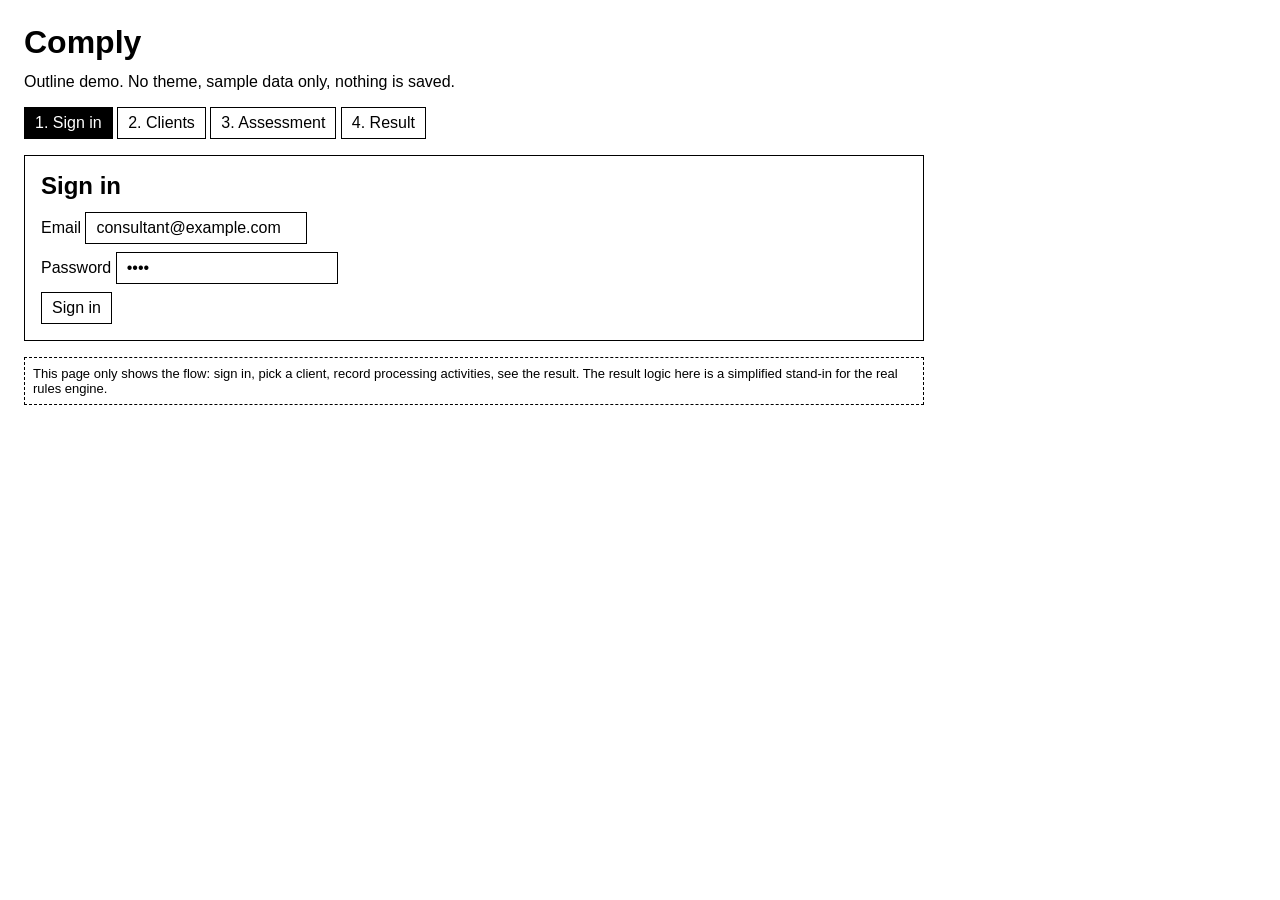
<file: demo/index.html>
<!doctype html>
<html lang="en">
<head>
<meta charset="utf-8">
<meta name="viewport" content="width=device-width, initial-scale=1">
<title>Comply: outline demo</title>
<style>
  body { background: #fff; color: #000; font-family: Arial, sans-serif; margin: 24px; max-width: 900px; }
  h1, h2 { margin: 0 0 12px; }
  nav { margin: 16px 0; }
  button, input, select { font: inherit; color: #000; background: #fff; border: 1px solid #000; padding: 6px 10px; }
  nav button.on { background: #000; color: #fff; }
  section { border: 1px solid #000; padding: 16px; }
  table { border-collapse: collapse; width: 100%; margin: 12px 0; }
  th, td { border: 1px solid #000; padding: 6px 8px; text-align: left; }
  label { display: block; margin: 8px 0; }
  .note { border: 1px dashed #000; padding: 8px; margin-top: 16px; font-size: 13px; }
</style>
</head>
<body>
<h1>Comply</h1>
<div>Outline demo. No theme, sample data only, nothing is saved.</div>

<nav id="nav"></nav>
<section id="view"></section>

<div class="note">
  This page only shows the flow: sign in, pick a client, record processing activities, see the result.
  The result logic here is a simplified stand-in for the real rules engine.
</div>

<script>
var state = {
  step: 0,
  user: null,
  client: null,
  clients: [
    { name: "Quellmark Finance Ltd", sector: "Digital lending (NBFC)", status: "In progress", activities: [
      { name: "Loan servicing and repayment", route: "Consent (Sec 6)", consent: "Captured" },
      { name: "Marketing and cross-sell", route: "Consent (Sec 6)", consent: "" },
      { name: "Fraud detection and device analytics", route: "None identified", consent: "" }
    ] },
    { name: "Halvorn Systems Pvt Ltd", sector: "Payroll and HR software", status: "In progress", activities: [
      { name: "Payroll processing for customers", route: "Out of scope", consent: "" },
      { name: "Salary benchmarking", route: "None identified", consent: "" },
      { name: "Own staff HR", route: "Legitimate use (Sec 7)", consent: "" }
    ] },
    { name: "Brannock Auto Components Pvt Ltd", sector: "Manufacturing and export", status: "Not started", activities: [
      { name: "Permanent staff HR and payroll", route: "Legitimate use (Sec 7)", consent: "" },
      { name: "Group reporting to parent", route: "None identified", consent: "" },
      { name: "Driver and fleet tracking", route: "Consent (Sec 6)", consent: "Not captured" }
    ] }
  ]
};
var steps = ["1. Sign in", "2. Clients", "3. Assessment", "4. Result"];
var routes = ["Consent (Sec 6)", "Legitimate use (Sec 7)", "Exemption only (Sec 17)", "Out of scope", "None identified"];

// Simplified stand-in for the rules engine.
function outcome(a) {
  if (a.route === "None identified") return "Gap: no legal basis";
  if (a.route === "Out of scope") return "Out of scope: record reason";
  if (a.route === "Consent (Sec 6)") {
    if (a.consent === "") return "Cannot conclude yet";
    if (a.consent === "Not captured") return "Gap: consent not captured";
  }
  return "No gap found";
}

function esc(s) { return String(s).replace(/[&<>"]/g, function (c) { return { "&": "&amp;", "<": "&lt;", ">": "&gt;", '"': "&quot;" }[c]; }); }
function go(n) { if (n > 0 && !state.user) n = 0; if (n > 1 && !state.client) n = 1; state.step = n; render(); }

function render() {
  document.getElementById("nav").innerHTML = steps.map(function (s, i) {
    return '<button class="' + (i === state.step ? "on" : "") + '" onclick="go(' + i + ')">' + s + "</button>";
  }).join(" ");
  var v = document.getElementById("view");

  if (state.step === 0) {
    v.innerHTML = '<h2>Sign in</h2>' +
      '<label>Email <input id="email" value="consultant@example.com"></label>' +
      '<label>Password <input id="pw" type="password" value="demo"></label>' +
      '<button onclick="signIn()">Sign in</button>';
  }

  if (state.step === 1) {
    v.innerHTML = '<h2>Clients</h2><div>Signed in as ' + esc(state.user) + '</div>' +
      '<table><tr><th>Client</th><th>Sector</th><th>Status</th><th></th></tr>' +
      state.clients.map(function (c, i) {
        return "<tr><td>" + esc(c.name) + "</td><td>" + esc(c.sector) + "</td><td>" + esc(c.status) +
          '</td><td><button onclick="openClient(' + i + ')">Open</button></td></tr>';
      }).join("") + "</table>";
  }

  if (state.step === 2) {
    v.innerHTML = '<h2>Assessment: ' + esc(state.client.name) + '</h2>' +
      '<table><tr><th>Processing activity</th><th>Legal route</th><th>Consent status</th><th>Result</th><th></th></tr>' +
      state.client.activities.map(function (a, i) {
        return "<tr><td>" + esc(a.name) + "</td><td>" + esc(a.route) + "</td><td>" + esc(a.consent || "-") +
          "</td><td>" + outcome(a) + '</td><td><button onclick="removeRow(' + i + ')">Remove</button></td></tr>';
      }).join("") + "</table>" +
      "<h2>Add activity</h2>" +
      '<label>Processing activity <input id="aName" placeholder="e.g. Fee collection"></label>' +
      '<label>Legal route <select id="aRoute">' + routes.map(function (r) { return "<option>" + r + "</option>"; }).join("") + "</select></label>" +
      '<label>Consent status <select id="aConsent"><option value="">(blank)</option><option>Captured</option><option>Not captured</option></select></label>' +
      '<button onclick="addRow()">Add</button> <button onclick="go(3)">See result</button>';
  }

  if (state.step === 3) {
    var counts = {};
    state.client.activities.forEach(function (a) { var o = outcome(a); counts[o] = (counts[o] || 0) + 1; });
    v.innerHTML = '<h2>Result: ' + esc(state.client.name) + '</h2>' +
      "<div>" + state.client.activities.length + " activities assessed</div>" +
      "<table><tr><th>Result</th><th>Count</th></tr>" +
      Object.keys(counts).map(function (k) { return "<tr><td>" + k + "</td><td>" + counts[k] + "</td></tr>"; }).join("") +
      "</table>" +
      '<button onclick="go(2)">Back to assessment</button> <button onclick="alert(\'The real app exports an Excel workbook here.\')">Export to Excel</button>';
  }
}

function signIn() {
  var e = document.getElementById("email").value.trim();
  if (!e || !document.getElementById("pw").value) { alert("Enter email and password"); return; }
  state.user = e; go(1);
}
function openClient(i) { state.client = state.clients[i]; go(2); }
function addRow() {
  var n = document.getElementById("aName").value.trim();
  if (!n) { alert("Enter the activity name"); return; }
  state.client.activities.push({ name: n, route: document.getElementById("aRoute").value, consent: document.getElementById("aConsent").value });
  render();
}
function removeRow(i) { state.client.activities.splice(i, 1); render(); }

render();
</script>
</body>
</html>
</file>
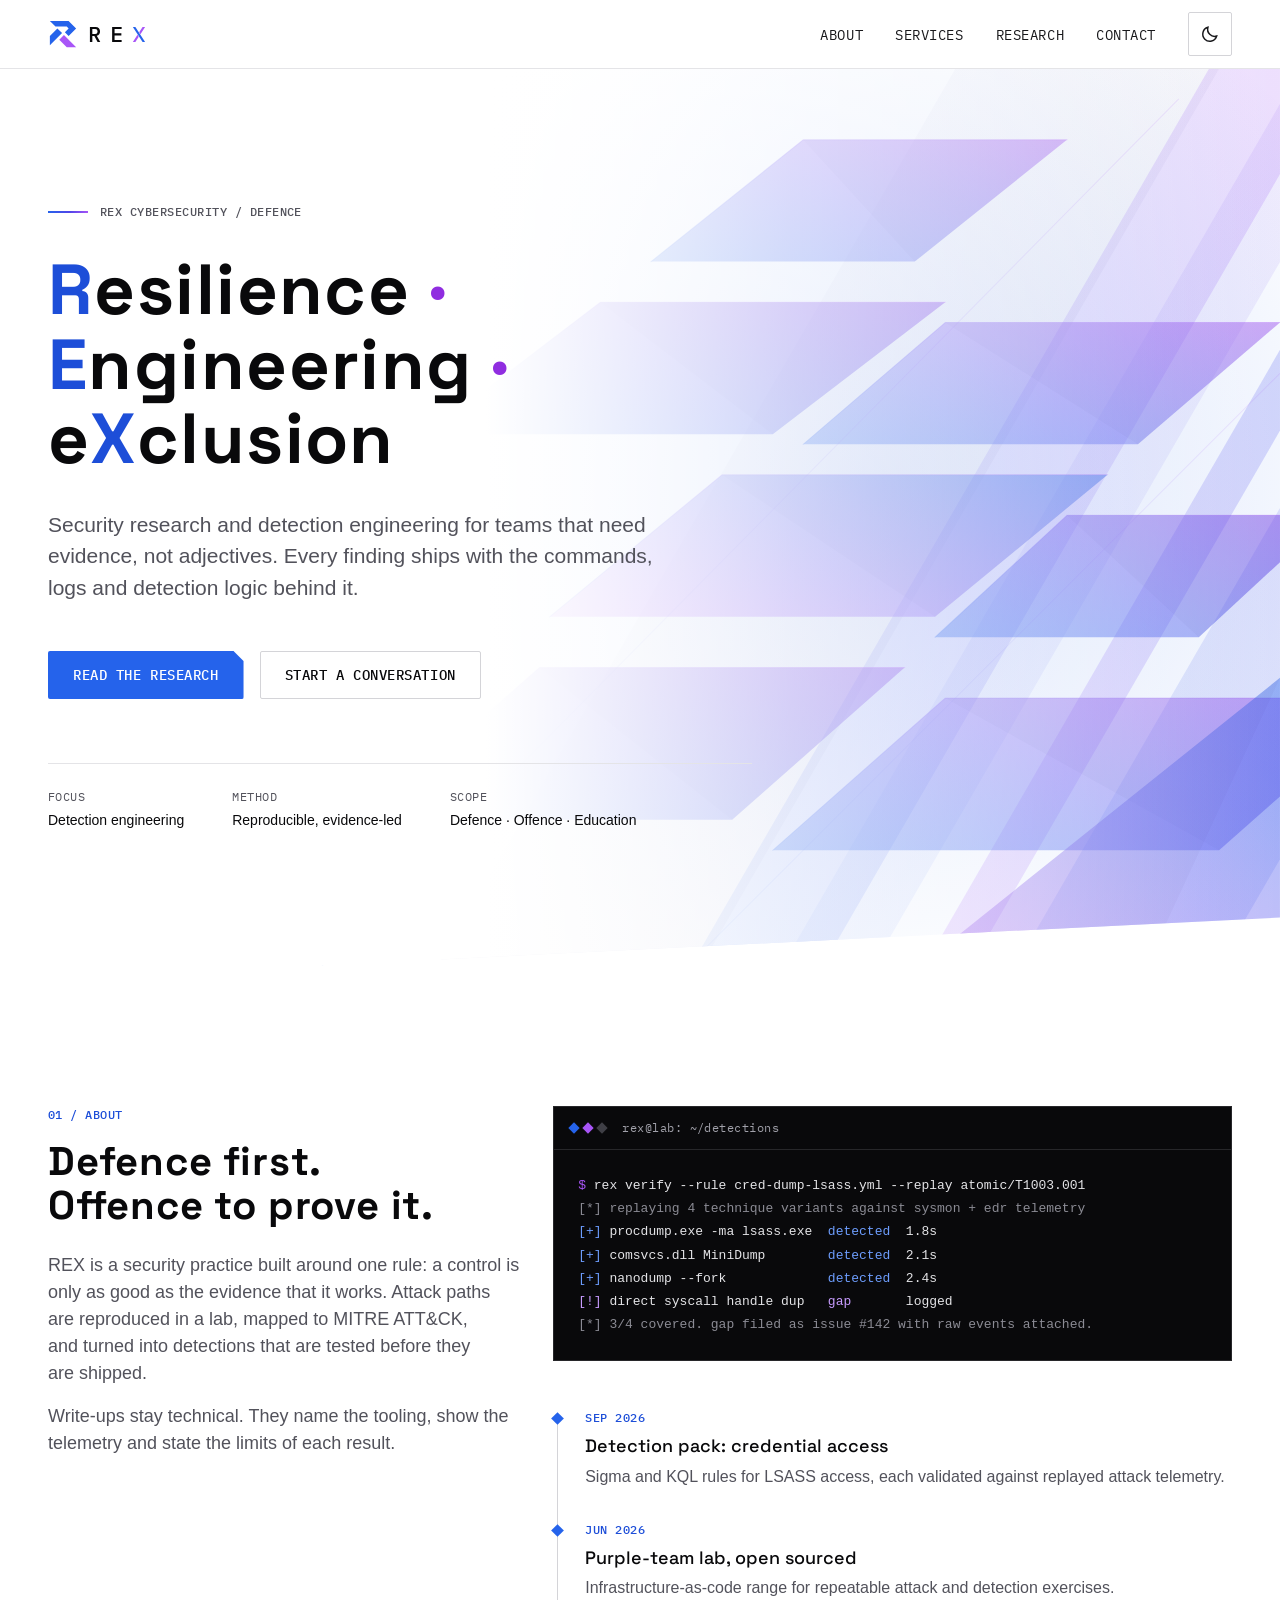
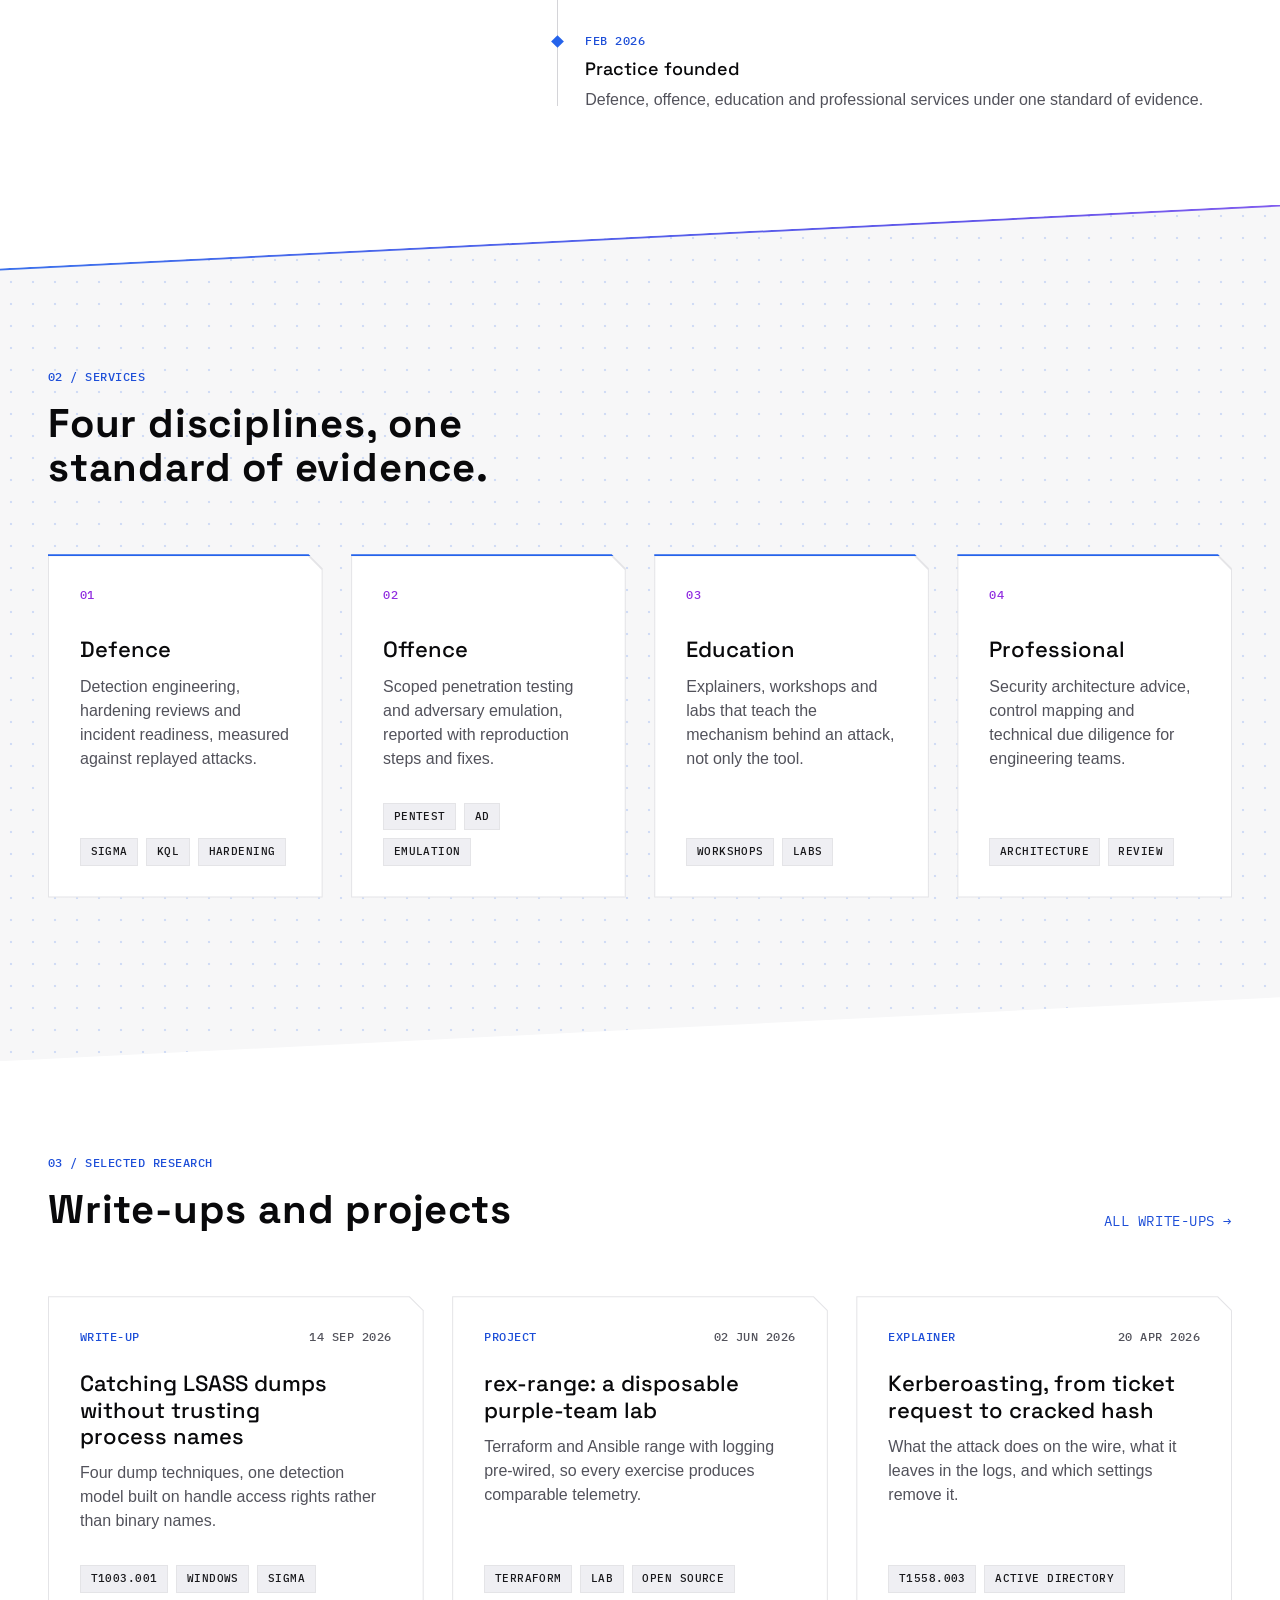
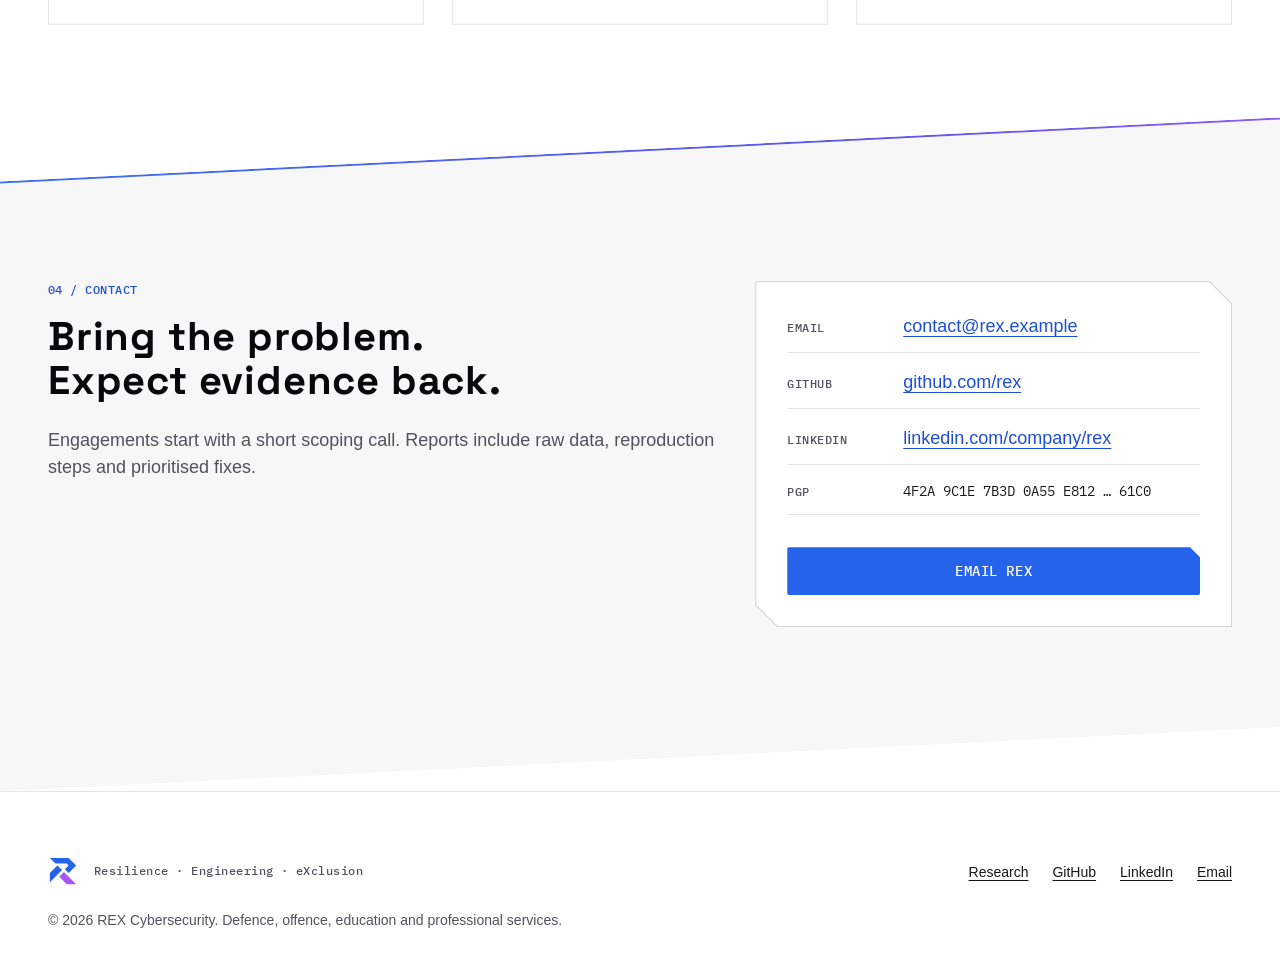
<file: .skills/rex-website/templates/portfolio/index.html>
<!doctype html>
<html lang="en-GB">
<head>
  <meta charset="utf-8">
  <meta name="viewport" content="width=device-width, initial-scale=1">
  <title>REX Cybersecurity | Resilience · Engineering · eXclusion</title>
  <meta name="description" content="REX Cybersecurity: defence-led security research, detection engineering, offensive testing and education. Every finding ships with the commands, logs and detection logic behind it.">
  <link rel="canonical" href="https://rex.example/">

  <!-- Theme: set before first paint to avoid a flash. Stored choice > OS preference > dark. -->
  <script>
    (function () {
      try {
        var t = localStorage.getItem("rex-theme");
        if (t === "light" || t === "dark") document.documentElement.setAttribute("data-theme", t);
      } catch (e) {}
    })();
  </script>
  <meta name="color-scheme" content="dark light">
  <meta name="theme-color" content="#09090B" media="(prefers-color-scheme: dark)">
  <meta name="theme-color" content="#FFFFFF" media="(prefers-color-scheme: light)">

  <!-- Icons and manifest (asset/A-cut-r-mono/icons) -->
  <link rel="icon" href="assets/icons/favicon.ico" sizes="48x48">
  <link rel="icon" href="assets/icons/favicon.svg" type="image/svg+xml">
  <link rel="apple-touch-icon" href="assets/icons/apple-touch-icon.png">
  <link rel="manifest" href="site.webmanifest">

  <!-- Open Graph / social card (1200x630, rendered by scripts/render_og.py) -->
  <meta property="og:type" content="website">
  <meta property="og:site_name" content="REX Cybersecurity">
  <meta property="og:title" content="REX Cybersecurity | Resilience · Engineering · eXclusion">
  <meta property="og:description" content="Defence-led security research, detection engineering and education.">
  <meta property="og:url" content="https://rex.example/">
  <meta property="og:image" content="https://rex.example/assets/og/og-image.png">
  <meta property="og:image:width" content="1200">
  <meta property="og:image:height" content="630">
  <meta property="og:image:alt" content="REX Cybersecurity logo on obsidian with blue and violet diagonal cuts.">
  <meta name="twitter:card" content="summary_large_image">

  <!-- Fonts: two families, limited weights, display=swap. Arial is a system font. -->
  <link rel="preconnect" href="https://fonts.googleapis.com">
  <link rel="preconnect" href="https://fonts.gstatic.com" crossorigin>
  <link rel="stylesheet" href="https://fonts.googleapis.com/css2?family=IBM+Plex+Mono:wght@400;500&family=Space+Grotesk:wght@500;700&display=swap">

  <link rel="stylesheet" href="tokens.css">
  <link rel="stylesheet" href="styles.css">
  <script src="theme.js" defer></script>

  <script type="application/ld+json">
  {
    "@context": "https://schema.org",
    "@type": "Organization",
    "name": "REX Cybersecurity",
    "url": "https://rex.example/",
    "logo": "https://rex.example/assets/icons/icon-512.png",
    "description": "Defence-led security research, detection engineering, offensive testing and education."
  }
  </script>
</head>
<body>
  <a class="skip-link" href="#main">Skip to content</a>

  <header class="site-header">
    <div class="container site-header__inner">
      <a class="lockup" href="#top" aria-label="REX Cybersecurity, home">
        <svg class="lockup__icon" viewBox="2 2 96 96" aria-hidden="true" focusable="false"><path fill="#2563EB" d="M8 8L68 8L92 32L68 56L56 44L68 32L62 26L26 26ZM8 56L32 32L47 47L8 86Z"/><path fill="#A855F7" d="M38 68L53 53L92 92L62 92Z"/></svg>
        <svg class="lockup__wordmark" viewBox="6.034 -6 375.606 112" aria-hidden="true" focusable="false"><path fill="#2563EB" d="M294.99 0L311.59 0L375.64 100L359.04 100Z"/><path fill="#A855F7" d="M359.04 0L375.64 0L345.115 47.658L336.815 34.699ZM325.515 52.342L333.815 65.301L311.59 100L294.99 100Z"/><path fill="currentColor" d="M27.937 100L12.034 100L12.034 0L49.427 0Q63.754 0 71.275 8.023Q78.797 16.046 78.797 30.086Q78.797 41.547 73.209 48.997Q67.622 56.447 57.163 58.166L80.229 100L62.464 100L41.261 59.599L27.937 59.599ZM158.453 100L158.453 0L221.06 0L221.06 13.467L174.499 13.467L174.499 42.55L219.341 42.55L219.341 56.017L174.499 56.017L174.499 86.533L221.06 86.533L221.06 100ZM47.135 46.705Q62.034 46.705 62.034 33.095L62.034 26.934Q62.034 13.324 47.135 13.324L27.937 13.324L27.937 46.705Z"/></svg>
      </a>

      <nav class="site-nav" aria-label="Primary">
        <ul>
          <li><a href="#about">About</a></li>
          <li><a href="#services">Services</a></li>
          <li><a href="#research">Research</a></li>
          <li><a href="#contact">Contact</a></li>
        </ul>
      </nav>

      <button class="theme-toggle" type="button" aria-label="Switch to light theme" data-theme-toggle>
        <svg class="theme-toggle__icon theme-toggle__icon--sun" viewBox="0 0 24 24" aria-hidden="true" focusable="false"><circle cx="12" cy="12" r="4.5" fill="none" stroke="currentColor" stroke-width="1.8"/><path d="M12 1.5v3M12 19.5v3M1.5 12h3M19.5 12h3M4.6 4.6l2.1 2.1M17.3 17.3l2.1 2.1M4.6 19.4l2.1-2.1M17.3 6.7l2.1-2.1" stroke="currentColor" stroke-width="1.8" stroke-linecap="square"/></svg>
        <svg class="theme-toggle__icon theme-toggle__icon--moon" viewBox="0 0 24 24" aria-hidden="true" focusable="false"><path d="M20 14.5A8.5 8.5 0 0 1 9.5 4a8.5 8.5 0 1 0 10.5 10.5z" fill="none" stroke="currentColor" stroke-width="1.8" stroke-linejoin="miter"/></svg>
      </button>
    </div>
  </header>

  <main id="main">
    <!-- HERO: motif = diagonal cuts + slanted blocks (combination 02). One motif only. -->
    <section class="hero" id="top" aria-labelledby="hero-title">
      <div class="container grid-12 hero__inner">
        <div class="hero__copy">
          <p class="eyebrow"><span class="eyebrow__rule" aria-hidden="true"></span>REX Cybersecurity / Defence</p>
          <h1 class="hero__title" id="hero-title">
            <span class="acr"><b>R</b>esilience<span class="acr__sep" aria-hidden="true"> ·</span></span>
            <span class="acr"><b>E</b>ngineering<span class="acr__sep" aria-hidden="true"> ·</span></span>
            <span class="acr">e<b>X</b>clusion</span>
          </h1>
          <p class="hero__lead">Security research and detection engineering for teams that need evidence, not adjectives. Every finding ships with the commands, logs and detection logic behind it.</p>
          <div class="hero__actions">
            <a class="btn btn--primary" href="#research">Read the research</a>
            <a class="btn btn--ghost" href="#contact">Start a conversation</a>
          </div>
          <dl class="hero__meta">
            <div><dt>Focus</dt><dd>Detection engineering</dd></div>
            <div><dt>Method</dt><dd>Reproducible, evidence-led</dd></div>
            <div><dt>Scope</dt><dd>Defence · Offence · Education</dd></div>
          </dl>
        </div>
      </div>
    </section>

    <!-- ABOUT -->
    <section class="section" id="about" aria-labelledby="about-title">
      <div class="container grid-12">
        <div class="col-5">
          <p class="label">01 / About</p>
          <h2 id="about-title">Defence first. Offence to prove it.</h2>
          <p class="muted">REX is a security practice built around one rule: a control is only as good as the evidence that it works. Attack paths are reproduced in a lab, mapped to MITRE ATT&amp;CK, and turned into detections that are tested before they are shipped.</p>
          <p class="muted">Write-ups stay technical. They name the tooling, show the telemetry and state the limits of each result.</p>
        </div>

        <div class="col-7 stack">
          <figure class="terminal" aria-label="Example terminal session">
            <div class="terminal__bar">
              <span class="terminal__dots" aria-hidden="true"><i></i><i></i><i></i></span>
              <span class="terminal__title">rex@lab: ~/detections</span>
            </div>
<pre class="terminal__body" tabindex="0" aria-label="Terminal output, scrollable"><code><span class="t-prompt">$</span> rex verify --rule cred-dump-lsass.yml --replay atomic/T1003.001
<span class="t-dim">[*] replaying 4 technique variants against sysmon + edr telemetry</span>
<span class="t-ok">[+]</span> procdump.exe -ma lsass.exe  <span class="t-ok">detected  </span>1.8s
<span class="t-ok">[+]</span> comsvcs.dll MiniDump        <span class="t-ok">detected  </span>2.1s
<span class="t-ok">[+]</span> nanodump --fork             <span class="t-ok">detected  </span>2.4s
<span class="t-warn">[!]</span> direct syscall handle dup   <span class="t-warn">gap       </span>logged
<span class="t-dim">[*] 3/4 covered. gap filed as issue #142 with raw events attached.</span></code></pre>
          </figure>

          <ol class="timeline" aria-label="Recent milestones">
            <li class="timeline__item">
              <time class="timeline__date" datetime="2026-09">Sep 2026</time>
              <h3 class="timeline__title">Detection pack: credential access</h3>
              <p class="muted">Sigma and KQL rules for LSASS access, each validated against replayed attack telemetry.</p>
            </li>
            <li class="timeline__item">
              <time class="timeline__date" datetime="2026-06">Jun 2026</time>
              <h3 class="timeline__title">Purple-team lab, open sourced</h3>
              <p class="muted">Infrastructure-as-code range for repeatable attack and detection exercises.</p>
            </li>
            <li class="timeline__item">
              <time class="timeline__date" datetime="2026-02">Feb 2026</time>
              <h3 class="timeline__title">Practice founded</h3>
              <p class="muted">Defence, offence, education and professional services under one standard of evidence.</p>
            </li>
          </ol>
        </div>
      </div>
    </section>

    <!-- SERVICES: diagonal-cut section, motif = dotted pattern (frequent). -->
    <section class="section section--cut section--dots" id="services" aria-labelledby="services-title">
      <div class="container">
        <div class="section-head">
          <p class="label">02 / Services</p>
          <h2 id="services-title">Four disciplines, one standard of evidence.</h2>
        </div>
        <ul class="grid-12 cards" role="list">
          <li class="col-3 card card--service">
            <p class="card__index">01</p>
            <h3 class="card__title">Defence</h3>
            <p class="muted">Detection engineering, hardening reviews and incident readiness, measured against replayed attacks.</p>
            <ul class="chips" role="list"><li class="chip">Sigma</li><li class="chip">KQL</li><li class="chip">Hardening</li></ul>
          </li>
          <li class="col-3 card card--service">
            <p class="card__index">02</p>
            <h3 class="card__title">Offence</h3>
            <p class="muted">Scoped penetration testing and adversary emulation, reported with reproduction steps and fixes.</p>
            <ul class="chips" role="list"><li class="chip">Pentest</li><li class="chip">AD</li><li class="chip">Emulation</li></ul>
          </li>
          <li class="col-3 card card--service">
            <p class="card__index">03</p>
            <h3 class="card__title">Education</h3>
            <p class="muted">Explainers, workshops and labs that teach the mechanism behind an attack, not only the tool.</p>
            <ul class="chips" role="list"><li class="chip">Workshops</li><li class="chip">Labs</li></ul>
          </li>
          <li class="col-3 card card--service">
            <p class="card__index">04</p>
            <h3 class="card__title">Professional</h3>
            <p class="muted">Security architecture advice, control mapping and technical due diligence for engineering teams.</p>
            <ul class="chips" role="list"><li class="chip">Architecture</li><li class="chip">Review</li></ul>
          </li>
        </ul>
      </div>
    </section>

    <!-- RESEARCH -->
    <section class="section" id="research" aria-labelledby="research-title">
      <div class="container">
        <div class="section-head section-head--split">
          <div>
            <p class="label">03 / Selected research</p>
            <h2 id="research-title">Write-ups and projects</h2>
          </div>
          <a class="link-arrow" href="#research">All write-ups <span aria-hidden="true">&rarr;</span></a>
        </div>

        <ul class="grid-12 cards" role="list">
          <li class="col-4 card card--post">
            <p class="card__meta"><span>Write-up</span><time datetime="2026-09-14">14 Sep 2026</time></p>
            <h3 class="card__title"><a class="card__link" href="#research">Catching LSASS dumps without trusting process names</a></h3>
            <p class="muted">Four dump techniques, one detection model built on handle access rights rather than binary names.</p>
            <ul class="chips" role="list"><li class="chip">T1003.001</li><li class="chip">Windows</li><li class="chip">Sigma</li></ul>
          </li>
          <li class="col-4 card card--post">
            <p class="card__meta"><span>Project</span><time datetime="2026-06-02">02 Jun 2026</time></p>
            <h3 class="card__title"><a class="card__link" href="#research">rex-range: a disposable purple-team lab</a></h3>
            <p class="muted">Terraform and Ansible range with logging pre-wired, so every exercise produces comparable telemetry.</p>
            <ul class="chips" role="list"><li class="chip">Terraform</li><li class="chip">Lab</li><li class="chip">Open source</li></ul>
          </li>
          <li class="col-4 card card--post">
            <p class="card__meta"><span>Explainer</span><time datetime="2026-04-20">20 Apr 2026</time></p>
            <h3 class="card__title"><a class="card__link" href="#research">Kerberoasting, from ticket request to cracked hash</a></h3>
            <p class="muted">What the attack does on the wire, what it leaves in the logs, and which settings remove it.</p>
            <ul class="chips" role="list"><li class="chip">T1558.003</li><li class="chip">Active Directory</li></ul>
          </li>
        </ul>
      </div>
    </section>

    <!-- CONTACT: diagonal-cut section, angled frame panel. -->
    <section class="section section--cut section--contact" id="contact" aria-labelledby="contact-title">
      <div class="container grid-12">
        <div class="col-7">
          <p class="label">04 / Contact</p>
          <h2 id="contact-title">Bring the problem. Expect evidence back.</h2>
          <p class="muted">Engagements start with a short scoping call. Reports include raw data, reproduction steps and prioritised fixes.</p>
        </div>
        <div class="col-5 frame">
          <dl class="contact-list">
            <div><dt>Email</dt><dd><a href="mailto:contact@rex.example">contact@rex.example</a></dd></div>
            <div><dt>GitHub</dt><dd><a href="https://github.com/">github.com/rex</a></dd></div>
            <div><dt>LinkedIn</dt><dd><a href="https://www.linkedin.com/">linkedin.com/company/rex</a></dd></div>
            <div><dt>PGP</dt><dd class="mono-wrap">4F2A 9C1E 7B3D 0A55 E812 &hellip; 61C0</dd></div>
          </dl>
          <a class="btn btn--primary btn--block" href="mailto:contact@rex.example">Email REX</a>
        </div>
      </div>
    </section>
  </main>

  <footer class="site-footer">
    <div class="container site-footer__inner">
      <div class="site-footer__brand">
        <svg class="lockup__icon" viewBox="2 2 96 96" aria-hidden="true" focusable="false"><path fill="#2563EB" d="M8 8L68 8L92 32L68 56L56 44L68 32L62 26L26 26ZM8 56L32 32L47 47L8 86Z"/><path fill="#A855F7" d="M38 68L53 53L92 92L62 92Z"/></svg>
        <p class="label label--plain acr-line">Resilience · Engineering · eXclusion</p>
      </div>
      <nav aria-label="Footer">
        <ul class="site-footer__links">
          <li><a href="#research">Research</a></li>
          <li><a href="https://github.com/">GitHub</a></li>
          <li><a href="https://www.linkedin.com/">LinkedIn</a></li>
          <li><a href="mailto:contact@rex.example">Email</a></li>
        </ul>
      </nav>
      <p class="site-footer__legal">&copy; 2026 REX Cybersecurity. Defence, offence, education and professional services.</p>
    </div>
  </footer>
</body>
</html>
</file>
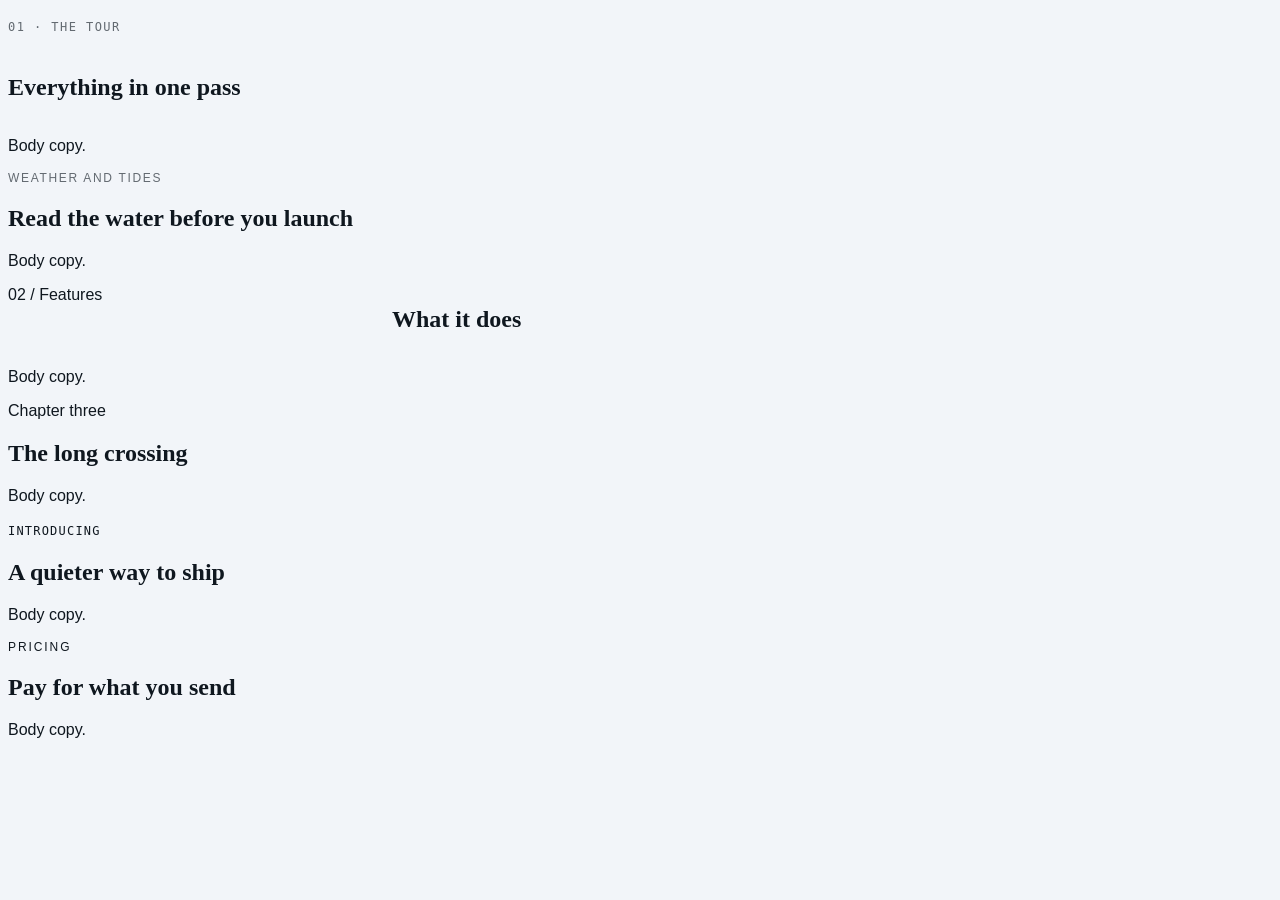
<file: .skills/hallmark/scripts/fixtures/eyebrow-fail/index.html>
<!doctype html>
<!--
  Gate 54 fixture: MUST FAIL, six times.

  Every case here was invisible to the pre-1.3 detector, which keyed on
  `grid-template-columns` in the CSS and so only ever saw one geometry.
  Assertion (run from this directory):

    node ../../sloplint.mjs . --json | node -e "let s='';process.stdin.on('data',d=>s+=d).on('end',()=>console.log(JSON.parse(s).findings.filter(f=>f.gate==='54'&&f.grade==='FAIL').length))"
    # expected: 6

  Scoped to gate 54 on purpose: this file is deliberately slop in other ways too.
-->
<html lang="en">
<head>
<meta charset="utf-8">
<meta name="viewport" content="width=device-width, initial-scale=1">
<title>Gate 54 eyebrow fixture (must fail)</title>
<style>
/* Hallmark · macrostructure: fixture · tone: n/a · anchor hue: 250 · hero: Settled/H1 */
/* Hallmark · pre-emit critique: P3 H3 E3 S3 R3 V3 · weakest: all - this is a fixture */
:root {
  --color-paper: oklch(97% 0.006 250); --color-ink: oklch(20% 0.02 250);
  --color-muted: oklch(52% 0.015 250);
  --font-display: "Fraunces", serif; --font-body: "Public Sans", sans-serif;
  --font-label: "Geist Mono", monospace;
  --text-xs: 0.75rem; --tracking-label: 0.12em;
}
html, body { overflow-x: clip; }
body { background: var(--color-paper); color: var(--color-ink); font-family: var(--font-body); }
h1, h2, h3 { font-family: var(--font-display); }

/* 1: flex column. No grid anywhere; the old check could not see this. */
.a__head { display: flex; flex-direction: column; gap: 0.5rem; }
.a__eyebrow { font-family: var(--font-label); text-transform: uppercase;
  letter-spacing: var(--tracking-label); font-size: var(--text-xs); color: var(--color-muted); }

/* 2: plain block stack, and a class name outside the label vocabulary.
       Caught by resolved CSS alone: uppercase + tracking + small size. */
.b__strand { text-transform: uppercase; letter-spacing: 0.14em; font-size: 0.75rem;
  color: var(--color-muted); }

/* 3: the classic side-by-side grid. Regression guard for the old behaviour. */
.c__head { display: grid; grid-template-columns: minmax(0, 0.4fr) minmax(0, 1fr); gap: 2rem; }

/* 4: multi-column head declared ONLY inside a max-width block. The old check
       skipped every max-width rule, so this shape was a free pass. */
@media (max-width: 48rem) {
  .d__head { display: grid; grid-template-columns: 1fr 2fr; }
}

/* 5: class-less heading. The old check required a semantic match on the head
       wrapper's own classes to even look. */
.e__mark { font-family: var(--font-label); text-transform: uppercase;
  letter-spacing: 0.1em; font-size: 0.75rem; }

/* 6: "overline" was not in the old vocabulary at all. */
.overline { font-size: 0.75rem; letter-spacing: 0.16em; text-transform: uppercase; }
</style>
</head>
<body>

<!-- 1 · flex column stack -->
<section>
  <div class="a__head">
    <p class="a__eyebrow">01 · The tour</p>
    <h2>Everything in one pass</h2>
  </div>
  <p>Body copy.</p>
</section>

<!-- 2 · plain block stack, non-vocabulary class, CSS signals only -->
<section>
  <div>
    <p class="b__strand">Weather and tides</p>
    <h2>Read the water before you launch</h2>
  </div>
  <p>Body copy.</p>
</section>

<!-- 3 · side-by-side grid (the only shape the old gate caught) -->
<section>
  <div class="c__head">
    <span class="eyebrow">02 / Features</span>
    <h2>What it does</h2>
  </div>
  <p>Body copy.</p>
</section>

<!-- 4 · two-column head hidden inside a max-width query -->
<section>
  <div class="d__head">
    <span class="kicker">Chapter three</span>
    <h2>The long crossing</h2>
  </div>
  <p>Body copy.</p>
</section>

<!-- 5 · class-less heading under a labelled span -->
<section>
  <div>
    <span class="e__mark">Introducing</span>
    <h2>A quieter way to ship</h2>
  </div>
  <p>Body copy.</p>
</section>

<!-- 6 · the word the old vocabulary never knew -->
<section>
  <div>
    <p class="overline">Pricing</p>
    <h2>Pay for what you send</h2>
  </div>
  <p>Body copy.</p>
</section>

</body>
</html>
</file>
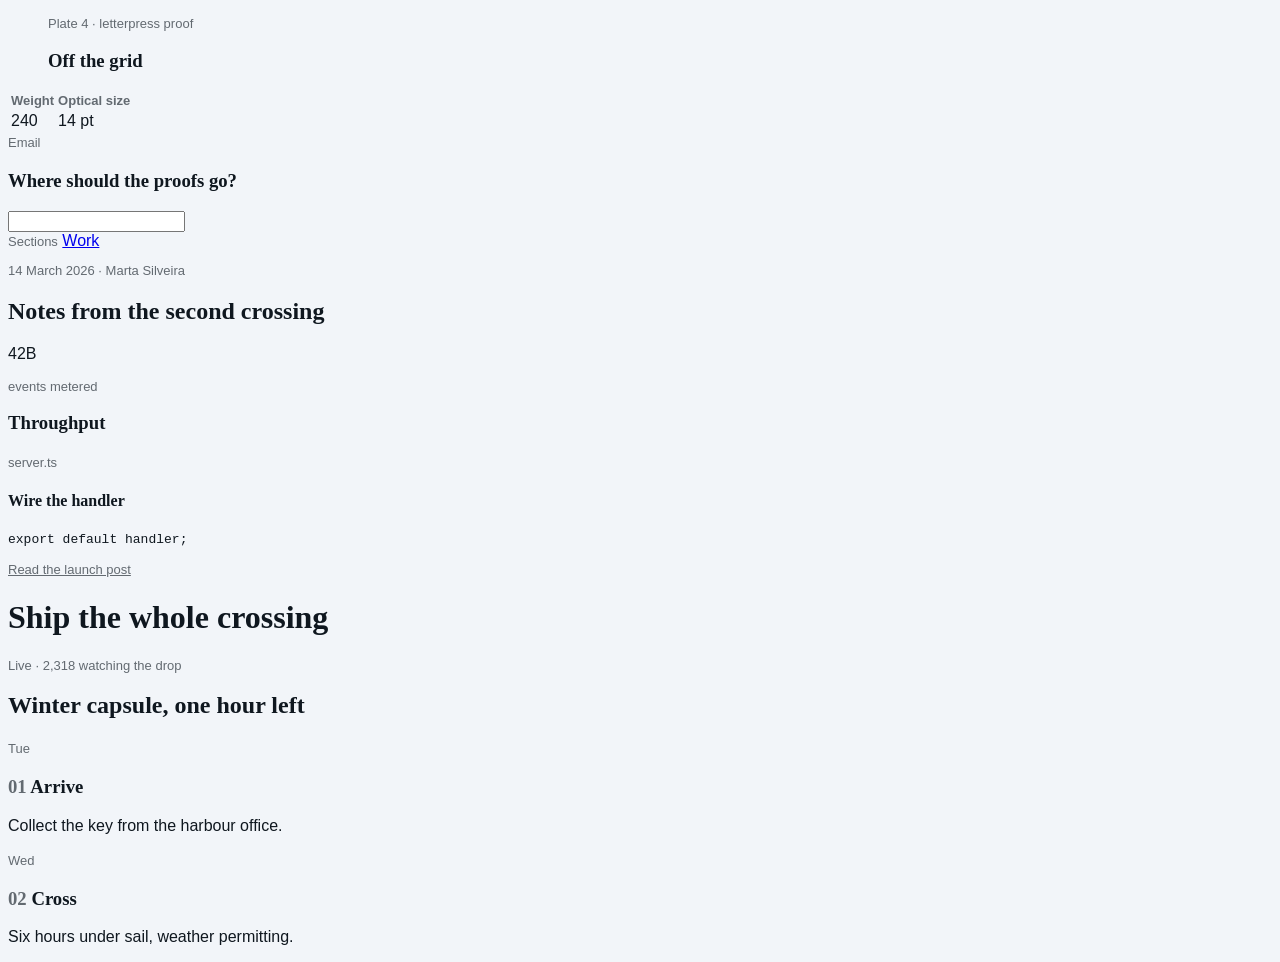
<file: .skills/hallmark/scripts/fixtures/eyebrow-pass/index.html>
<!doctype html>
<!--
  Gate 54 fixture: MUST NOT FAIL.

  Ten shapes that look like an eyebrow to a naive detector and are not one.
  Each carries a fact, a destination, or an identifier the reader would
  otherwise lack: the exceptions gate 54 lists in references/gates.md.

  Assertion (run from this directory):

    node ../../sloplint.mjs . --json | node -e "let s='';process.stdin.on('data',d=>s+=d).on('end',()=>console.log(JSON.parse(s).findings.filter(f=>f.gate==='54').length))"
    # expected: 0

  Scoped to gate 54: this file makes no claim to be clean on the other gates.
-->
<html lang="en">
<head>
<meta charset="utf-8">
<meta name="viewport" content="width=device-width, initial-scale=1">
<title>Gate 54 carve-out fixture (must pass)</title>
<meta name="description" content="Fragments that sit near a heading without announcing it; gate 54 must stay quiet on every one.">
<style>
/* Hallmark · shape: fixture · genre: editorial · theme: fixture (by request)
 * hero: Settled · nav: none · footer: none · enrichment: none · signature: none, this is a gate 54 fixture
 * axes: light/roman-serif/cool · posture: restrained · contrast: pass · fold: n/a · v2.0.0 */
/* Hallmark · pre-emit critique: P3 H3 E3 S3 R3 V3 · weakest: all, this is a fixture */
/* Hallmark · answered F21 · unrelated fragments in one file, not a single document outline */
:root {
  --color-paper: oklch(97% 0.006 250); --color-ink: oklch(20% 0.02 250);
  --color-muted: oklch(52% 0.015 250); --color-accent: oklch(52% 0.14 250); --color-accent-ink: oklch(98% 0.005 250);
  --font-display: "Fraunces", serif; --font-body: "Public Sans", sans-serif;
  --font-label: var(--font-body);
  --text-xs: 0.8125rem;
}
html, body { overflow-x: clip; }
html { scrollbar-color: var(--color-muted) var(--color-paper); }
body { background: var(--color-paper); color: var(--color-ink); font-family: var(--font-body); caret-color: var(--color-accent); }
::selection { background: color-mix(in oklab, var(--color-accent) 22%, transparent); color: var(--color-ink); }
:focus-visible { outline: 2px solid var(--color-accent); outline-offset: 2px; }
a:active, button:active { transform: translateY(1px); }
button:disabled { opacity: 0.55; cursor: not-allowed; }
h1, h2, h3, h4 { font-family: var(--font-display); text-wrap: balance; }
.label { font-family: var(--font-label); font-size: var(--text-xs); color: var(--color-muted); }
.steps { list-style: none; counter-reset: step; padding: 0; }
.steps li { counter-increment: step; }
.steps li h3::before { content: counter(step, decimal-leading-zero) "  "; color: var(--color-muted); }
</style>
</head>
<body>

<!-- 1 · figcaption. Identifier, and it names something that is present. -->
<figure>
  <figcaption class="label">Plate 4 · letterpress proof</figcaption>
  <h3>Off the grid</h3>
</figure>

<!-- 2 · table column header. Identifier. -->
<table>
  <thead><tr><th class="label">Weight</th><th class="label">Optical size</th></tr></thead>
  <tbody><tr><td>240</td><td>14 pt</td></tr></tbody>
</table>

<!-- 3 · form field label. Identifier, bound to its control. -->
<form>
  <div>
    <label class="label" for="email">Email</label>
    <h3>Where should the proofs go?</h3>
    <input id="email" type="email">
  </div>
</form>

<!-- 4 · nav label. Destination. -->
<nav>
  <div>
    <span class="label">Sections</span>
    <h2 hidden>Navigation</h2>
    <a href="/work">Work</a>
  </div>
</nav>

<!-- 5 · dateline. Fact: the date appears nowhere else. -->
<article>
  <p class="label"><time datetime="2026-03-14">14 March 2026</time> · Marta Silveira</p>
  <h2>Notes from the second crossing</h2>
</article>

<!-- 6 · unit label AFTER the figure it labels. Order is the discriminator. -->
<section>
  <div>
    <p class="stat__num">42B</p>
    <p class="label">events metered</p>
  </div>
  <h3>Throughput</h3>
</section>

<!-- 7 · code filename tab. Identifier: a real path. -->
<section>
  <div>
    <span class="label">server.ts</span>
    <h4>Wire the handler</h4>
  </div>
  <pre><code>export default handler;</code></pre>
</section>

<!-- 8 · linked announcement chip. Destination, and it goes somewhere real. -->
<header>
  <div>
    <a class="label" href="/changelog/v2">Read the launch post</a>
    <h1>Ship the whole crossing</h1>
  </div>
</header>

<!-- 9 · live telemetry above a headline. Fact, and the digits prove it. -->
<section>
  <div>
    <p class="label">Live · 2,318 watching the drop</p>
    <h1>Winter capsule, one hour left</h1>
  </div>
</section>

<!-- 10 · a real <ol>. The numbers come from counter(), not from typed labels;
         a genuine per-step identifier rides along without becoming a kicker. -->
<ol class="steps">
  <li>
    <span class="label">Tue</span>
    <h3>Arrive</h3>
    <p>Collect the key from the harbour office.</p>
  </li>
  <li>
    <span class="label">Wed</span>
    <h3>Cross</h3>
    <p>Six hours under sail, weather permitting.</p>
  </li>
</ol>

</body>
</html>
</file>
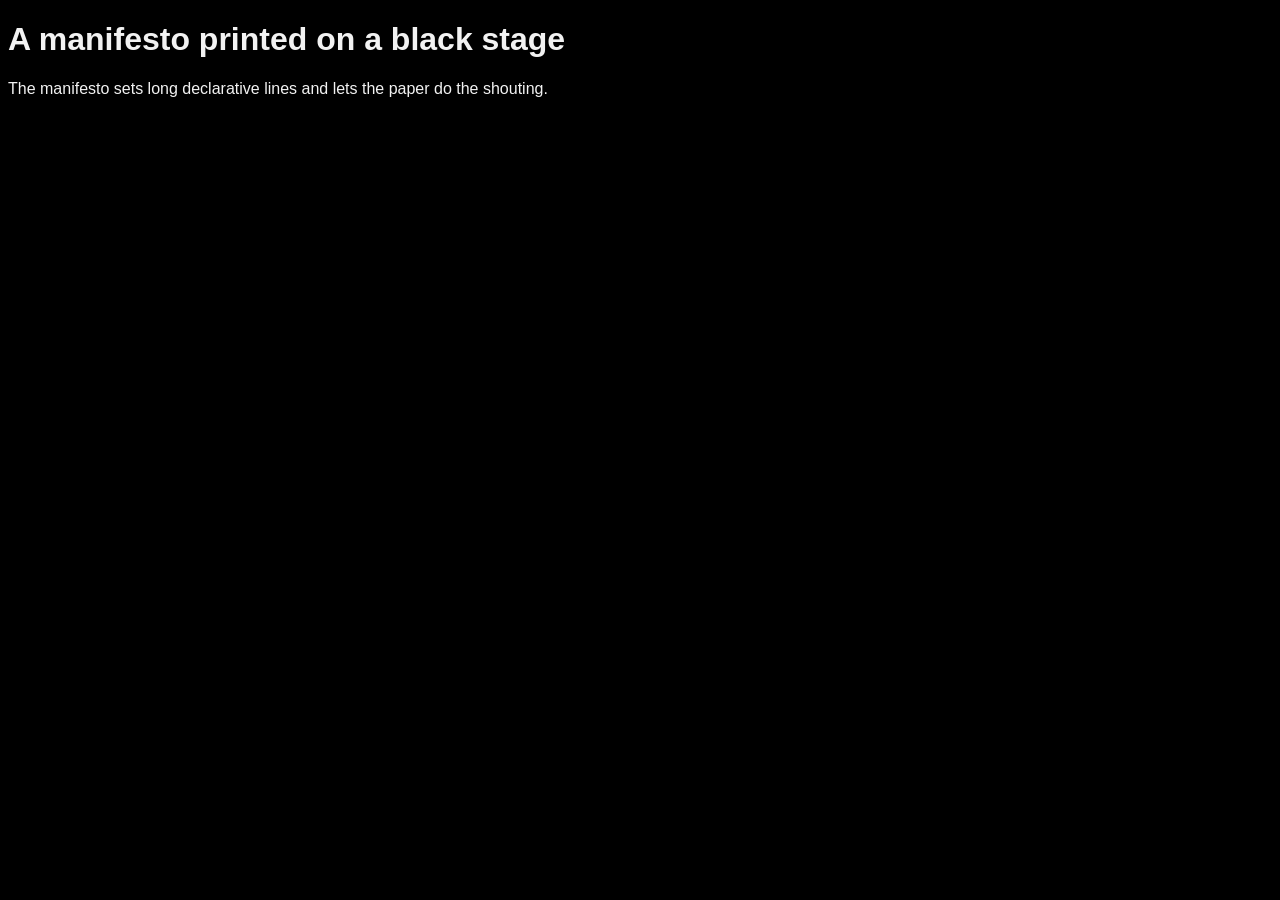
<file: .skills/hallmark/scripts/fixtures/waiver/index.html>
<!doctype html>
<!--
  Waiver fixture. Five waivers are claimed on a deliberately expressive page:
  four are honoured, one is refused because it names a Floor gate, and the build
  ships. There is no cap, so the page is not blocked for being expressive; what
  it gets instead is a NOTE saying four waivers is a house style, not exceptions.

  Assertion (run from this directory):

    node ../../sloplint.mjs . --json | node -e "let s='';process.stdin.on('data',d=>s+=d).on('end',()=>{const j=JSON.parse(s);console.log(JSON.stringify(j.summary))})"
    # expected: fails 0, reflex 0, waived 5, rejected 2, answered 1, notes 1
    # (waived counts findings, not gates: gate 1 fires on both the token and the
    #  h1 rule, and gate 7 on both the token and the body background)

  Case by case:
    waive 40  -> refused, Floor is never waivable, and gate 40 still binds
    waive 7b  -> honoured; the guard (surface: absolute in the stamp) holds
    waive 22  -> honoured
    waive 25  -> honoured (no finding to downgrade on this page)
    waive 1   -> honoured, and trips the >3 house-style NOTE
    answered F3  -> honoured; the Finish finding reports ANSWERED instead of WARN
    answered 40  -> refused; 40 is Floor, and Floor findings are fixed, not answered
-->
<html lang="en">
<head>
<meta charset="utf-8">
<meta name="viewport" content="width=device-width, initial-scale=1">
<title>Waiver fixture</title>
<style>
/* Hallmark · macrostructure: Manifesto · tone: austere · anchor hue: 250 · surface: absolute · nav: N9 · footer: Ft2 · hero: Poster/H1 */
/* Hallmark · pre-emit critique: P5 H4 E5 S4 R5 V4 · weakest: E - fixture, not a real build */
/* Hallmark · waive 40 · contrast measured on the stage · the manifesto is printed white on black */
/* Hallmark · waive 7b · surface: absolute declared, 40-41 pass · the manifesto stage is printed on black paper */
/* Hallmark · waive 22 · neutrals achromatic throughout · the manifesto rules are pure grey by intent */
/* Hallmark · waive 25 · measure runs to 96ch · the manifesto sets long declarative lines */
/* Hallmark · waive 1 · two families declared · the manifesto pairs a display serif with a grotesque */
/* Hallmark · answered F3 · the manifesto head is one word and cannot wrap, so balance has nothing to balance */
/* Hallmark · answered 40 · contrast is fine here honestly */
:root {
  --color-paper: #000;
  --color-ink: oklch(96% 0 250);
  --font-display: Inter, sans-serif;
  --font-body: "Public Sans", sans-serif;
}
html, body { overflow-x: clip; }
body { background: var(--color-paper); color: var(--color-ink); font-family: var(--font-body); }
h1 { font-family: var(--font-display); }
</style>
</head>
<body>
  <h1>A manifesto printed on a black stage</h1>
  <p>The manifesto sets long declarative lines and lets the paper do the shouting.</p>
</body>
</html>
</file>
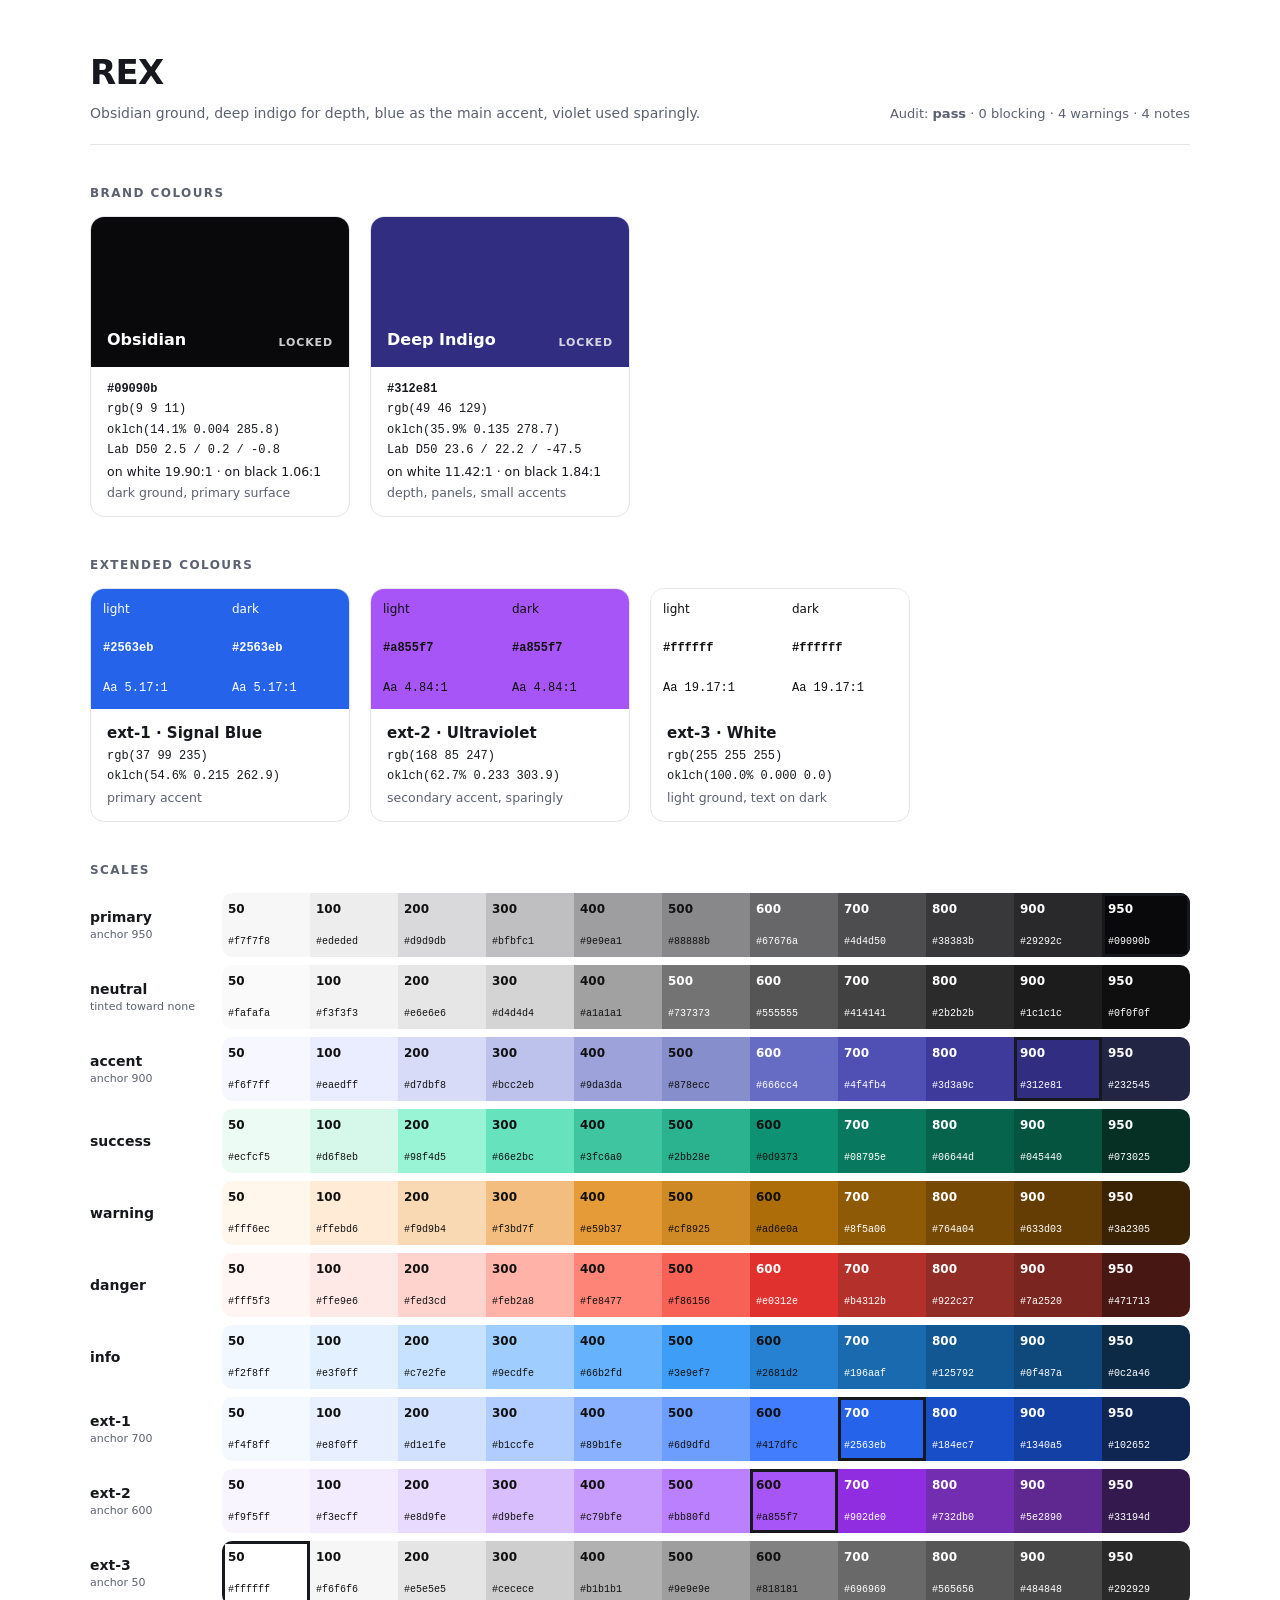
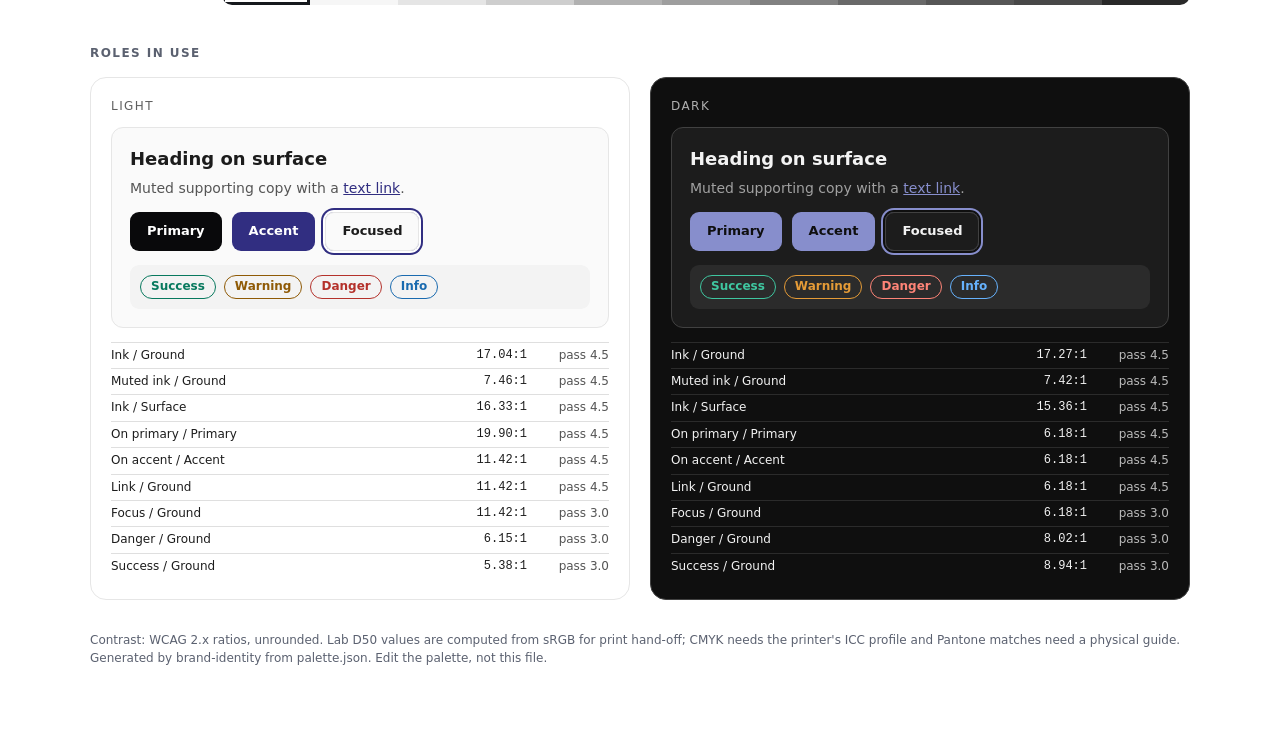
<file: .skills/rex-brand/tokens/swatches.html>
<!doctype html>
<html lang="en"><head><meta charset="utf-8"><meta name="viewport" content="width=device-width,initial-scale=1">
<title>REX swatches</title>
<style>
  :root { --ink:#16181d; --muted:#5b6170; --line:#e3e5ea; --paper:#ffffff; }
  * { box-sizing:border-box; }
  body { margin:0; background:var(--paper); color:var(--ink);
    font:14px/1.45 ui-sans-serif,system-ui,-apple-system,"Segoe UI",Roboto,"Helvetica Neue",Arial,sans-serif; }
  main { max-width:1180px; margin:0 auto; padding:48px 40px 64px; }
  header { display:flex; justify-content:space-between; align-items:flex-end; gap:24px;
    border-bottom:1px solid var(--line); padding-bottom:20px; margin-bottom:32px; }
  h1 { font-size:34px; letter-spacing:-0.02em; margin:0; }
  h2 { font-size:12px; letter-spacing:.12em; text-transform:uppercase; color:var(--muted); margin:40px 0 14px; }
  header p { margin:6px 0 0; color:var(--muted); max-width:640px; }
  .mono { font-family:ui-monospace,SFMono-Regular,Menlo,Consolas,monospace; font-size:12px; }
  .muted { color:var(--muted); }
  .audit { margin:0; font-size:13px; color:var(--muted); white-space:nowrap; }
  .brands { display:grid; grid-template-columns:repeat(auto-fill,minmax(240px,1fr)); gap:20px; }
  .brand { margin:0; border:1px solid var(--line); border-radius:14px; overflow:hidden; break-inside:avoid; }
  .brand .chip { height:150px; padding:16px; display:flex; justify-content:space-between; align-items:flex-end;
    font-weight:600; font-size:16px; }
  .brand em { font-style:normal; font-size:11px; letter-spacing:.08em; text-transform:uppercase; opacity:.8; }
  .ext-chip { display:grid; grid-template-columns:1fr 1fr; height:120px; }
  .ext-half { padding:12px; display:flex; flex-direction:column; justify-content:space-between; font-size:12px; }
  figcaption { display:flex; flex-direction:column; gap:3px; padding:14px 16px; font-size:12.5px; }
  figcaption b { font-size:15px; }
  .scale { display:grid; grid-template-columns:120px 1fr; gap:12px; align-items:stretch; margin-bottom:8px;
    break-inside:avoid; }
  .scale-name { font-weight:600; display:flex; flex-direction:column; justify-content:center; }
  .scale-name small { font-weight:400; color:var(--muted); font-size:11px; }
  .steps { display:grid; grid-template-columns:repeat(11,1fr); border-radius:10px; overflow:hidden; }
  .step { min-height:64px; padding:8px 6px; display:flex; flex-direction:column; justify-content:space-between;
    font-size:11px; }
  .step b { font-size:12px; }
  .step .mono { font-size:10px; }
  .step.anchor { outline:3px solid var(--ink); outline-offset:-3px; }
  .modes { display:grid; grid-template-columns:1fr 1fr; gap:20px; }
  .mode { border:1px solid; border-radius:16px; padding:20px; break-inside:avoid; }
  .mode-head { font-size:12px; letter-spacing:.12em; text-transform:uppercase; opacity:.7; margin-bottom:12px; }
  .card { border:1px solid; border-radius:12px; padding:18px; }
  .card h4 { margin:0 0 6px; font-size:18px; }
  .card p { margin:0 0 14px; }
  .card a { text-decoration:underline; }
  .btns { display:flex; gap:10px; flex-wrap:wrap; margin-bottom:14px; }
  .btn { padding:9px 16px; border-radius:9px; font-weight:600; font-size:13px; border:1px solid transparent; }
  .btn.ghost { background:transparent; }
  .alt { border-radius:9px; padding:10px; display:flex; gap:8px; flex-wrap:wrap; }
  .badge { border:1.5px solid; border-radius:999px; padding:2px 10px; font-size:12px; font-weight:600; }
  .pairs { width:100%; border-collapse:collapse; margin-top:14px; font-size:12px; }
  .pairs td { padding:4px 0; border-top:1px solid rgba(127,127,127,.25); }
  .pairs td:nth-child(2) { text-align:right; padding-right:12px; }
  .pairs td:last-child { text-align:right; width:70px; }
  .ok { opacity:.75; }
  .bad { color:#c4001a; font-weight:700; background:#fff; border-radius:4px; }
  @media (max-width:760px) { main { padding:28px 16px; } .modes { grid-template-columns:1fr; }
    .scale { grid-template-columns:1fr; } .step .mono { display:none; } header { flex-direction:column;
    align-items:flex-start; } }
  @media print { main { padding:0; } body { -webkit-print-color-adjust:exact; print-color-adjust:exact; } }
</style></head>
<body><main>
<header><div><h1>REX</h1><p>Obsidian ground, deep indigo for depth, blue as the main accent, violet used sparingly.</p></div><p class=audit>Audit: <b>pass</b> · 0 blocking · 4 warnings · 4 notes</p></header>
<h2>Brand colours</h2>
<section class="brands">
<figure class="brand">
  <div class="chip" style="background:#09090b;color:#ffffff"><span>Obsidian</span>
    <em>locked</em></div>
  <figcaption><b class=mono>#09090b</b><span class=mono>rgb(9 9 11)</span><span class=mono>oklch(14.1% 0.004 285.8)</span>
    <span class=mono>Lab D50 2.5 / 0.2 / -0.8</span>
    <span>on white 19.90:1 · on black 1.06:1</span><span class=muted>dark ground, primary surface</span>
  </figcaption>
</figure>
<figure class="brand">
  <div class="chip" style="background:#312e81;color:#ffffff"><span>Deep Indigo</span>
    <em>locked</em></div>
  <figcaption><b class=mono>#312e81</b><span class=mono>rgb(49 46 129)</span><span class=mono>oklch(35.9% 0.135 278.7)</span>
    <span class=mono>Lab D50 23.6 / 22.2 / -47.5</span>
    <span>on white 11.42:1 · on black 1.84:1</span><span class=muted>depth, panels, small accents</span>
  </figcaption>
</figure></section>
<h2>Extended colours</h2>
<section class="brands">
<figure class="brand">
  <div class="ext-chip"><div class='ext-half' style='background:#2563eb;color:#ffffff'><span>light</span><b class=mono>#2563eb</b><span class=mono>Aa 5.17:1</span></div><div class='ext-half' style='background:#2563eb;color:#ffffff'><span>dark</span><b class=mono>#2563eb</b><span class=mono>Aa 5.17:1</span></div></div>
  <figcaption><b>ext-1 · Signal Blue</b><span class=mono>rgb(37 99 235)</span>
    <span class=mono>oklch(54.6% 0.215 262.9)</span><span class=muted>primary accent</span></figcaption>
</figure>
<figure class="brand">
  <div class="ext-chip"><div class='ext-half' style='background:#a855f7;color:#0f0f0f'><span>light</span><b class=mono>#a855f7</b><span class=mono>Aa 4.84:1</span></div><div class='ext-half' style='background:#a855f7;color:#0f0f0f'><span>dark</span><b class=mono>#a855f7</b><span class=mono>Aa 4.84:1</span></div></div>
  <figcaption><b>ext-2 · Ultraviolet</b><span class=mono>rgb(168 85 247)</span>
    <span class=mono>oklch(62.7% 0.233 303.9)</span><span class=muted>secondary accent, sparingly</span></figcaption>
</figure>
<figure class="brand">
  <div class="ext-chip"><div class='ext-half' style='background:#ffffff;color:#0f0f0f'><span>light</span><b class=mono>#ffffff</b><span class=mono>Aa 19.17:1</span></div><div class='ext-half' style='background:#ffffff;color:#0f0f0f'><span>dark</span><b class=mono>#ffffff</b><span class=mono>Aa 19.17:1</span></div></div>
  <figcaption><b>ext-3 · White</b><span class=mono>rgb(255 255 255)</span>
    <span class=mono>oklch(100.0% 0.000 0.0)</span><span class=muted>light ground, text on dark</span></figcaption>
</figure></section>
<h2>Scales</h2>
<section><div class=scale><div class=scale-name>primary<small>anchor 950</small></div><div class=steps><div class='step' style='background:#f7f7f8;color:#111111'><b>50</b><span class=mono>#f7f7f8</span></div><div class='step' style='background:#ededed;color:#111111'><b>100</b><span class=mono>#ededed</span></div><div class='step' style='background:#d9d9db;color:#111111'><b>200</b><span class=mono>#d9d9db</span></div><div class='step' style='background:#bfbfc1;color:#111111'><b>300</b><span class=mono>#bfbfc1</span></div><div class='step' style='background:#9e9ea1;color:#111111'><b>400</b><span class=mono>#9e9ea1</span></div><div class='step' style='background:#88888b;color:#111111'><b>500</b><span class=mono>#88888b</span></div><div class='step' style='background:#67676a;color:#ffffff'><b>600</b><span class=mono>#67676a</span></div><div class='step' style='background:#4d4d50;color:#ffffff'><b>700</b><span class=mono>#4d4d50</span></div><div class='step' style='background:#38383b;color:#ffffff'><b>800</b><span class=mono>#38383b</span></div><div class='step' style='background:#29292c;color:#ffffff'><b>900</b><span class=mono>#29292c</span></div><div class='step anchor' style='background:#09090b;color:#ffffff'><b>950</b><span class=mono>#09090b</span></div></div></div><div class=scale><div class=scale-name>neutral<small>tinted toward none</small></div><div class=steps><div class='step' style='background:#fafafa;color:#111111'><b>50</b><span class=mono>#fafafa</span></div><div class='step' style='background:#f3f3f3;color:#111111'><b>100</b><span class=mono>#f3f3f3</span></div><div class='step' style='background:#e6e6e6;color:#111111'><b>200</b><span class=mono>#e6e6e6</span></div><div class='step' style='background:#d4d4d4;color:#111111'><b>300</b><span class=mono>#d4d4d4</span></div><div class='step' style='background:#a1a1a1;color:#111111'><b>400</b><span class=mono>#a1a1a1</span></div><div class='step' style='background:#737373;color:#ffffff'><b>500</b><span class=mono>#737373</span></div><div class='step' style='background:#555555;color:#ffffff'><b>600</b><span class=mono>#555555</span></div><div class='step' style='background:#414141;color:#ffffff'><b>700</b><span class=mono>#414141</span></div><div class='step' style='background:#2b2b2b;color:#ffffff'><b>800</b><span class=mono>#2b2b2b</span></div><div class='step' style='background:#1c1c1c;color:#ffffff'><b>900</b><span class=mono>#1c1c1c</span></div><div class='step' style='background:#0f0f0f;color:#ffffff'><b>950</b><span class=mono>#0f0f0f</span></div></div></div><div class=scale><div class=scale-name>accent<small>anchor 900</small></div><div class=steps><div class='step' style='background:#f6f7ff;color:#111111'><b>50</b><span class=mono>#f6f7ff</span></div><div class='step' style='background:#eaedff;color:#111111'><b>100</b><span class=mono>#eaedff</span></div><div class='step' style='background:#d7dbf8;color:#111111'><b>200</b><span class=mono>#d7dbf8</span></div><div class='step' style='background:#bcc2eb;color:#111111'><b>300</b><span class=mono>#bcc2eb</span></div><div class='step' style='background:#9da3da;color:#111111'><b>400</b><span class=mono>#9da3da</span></div><div class='step' style='background:#878ecc;color:#111111'><b>500</b><span class=mono>#878ecc</span></div><div class='step' style='background:#666cc4;color:#ffffff'><b>600</b><span class=mono>#666cc4</span></div><div class='step' style='background:#4f4fb4;color:#ffffff'><b>700</b><span class=mono>#4f4fb4</span></div><div class='step' style='background:#3d3a9c;color:#ffffff'><b>800</b><span class=mono>#3d3a9c</span></div><div class='step anchor' style='background:#312e81;color:#ffffff'><b>900</b><span class=mono>#312e81</span></div><div class='step' style='background:#232545;color:#ffffff'><b>950</b><span class=mono>#232545</span></div></div></div><div class=scale><div class=scale-name>success<small></small></div><div class=steps><div class='step' style='background:#ecfcf5;color:#111111'><b>50</b><span class=mono>#ecfcf5</span></div><div class='step' style='background:#d6f8eb;color:#111111'><b>100</b><span class=mono>#d6f8eb</span></div><div class='step' style='background:#98f4d5;color:#111111'><b>200</b><span class=mono>#98f4d5</span></div><div class='step' style='background:#66e2bc;color:#111111'><b>300</b><span class=mono>#66e2bc</span></div><div class='step' style='background:#3fc6a0;color:#111111'><b>400</b><span class=mono>#3fc6a0</span></div><div class='step' style='background:#2bb28e;color:#111111'><b>500</b><span class=mono>#2bb28e</span></div><div class='step' style='background:#0d9373;color:#111111'><b>600</b><span class=mono>#0d9373</span></div><div class='step' style='background:#08795e;color:#ffffff'><b>700</b><span class=mono>#08795e</span></div><div class='step' style='background:#06644d;color:#ffffff'><b>800</b><span class=mono>#06644d</span></div><div class='step' style='background:#045440;color:#ffffff'><b>900</b><span class=mono>#045440</span></div><div class='step' style='background:#073025;color:#ffffff'><b>950</b><span class=mono>#073025</span></div></div></div><div class=scale><div class=scale-name>warning<small></small></div><div class=steps><div class='step' style='background:#fff6ec;color:#111111'><b>50</b><span class=mono>#fff6ec</span></div><div class='step' style='background:#ffebd6;color:#111111'><b>100</b><span class=mono>#ffebd6</span></div><div class='step' style='background:#f9d9b4;color:#111111'><b>200</b><span class=mono>#f9d9b4</span></div><div class='step' style='background:#f3bd7f;color:#111111'><b>300</b><span class=mono>#f3bd7f</span></div><div class='step' style='background:#e59b37;color:#111111'><b>400</b><span class=mono>#e59b37</span></div><div class='step' style='background:#cf8925;color:#111111'><b>500</b><span class=mono>#cf8925</span></div><div class='step' style='background:#ad6e0a;color:#111111'><b>600</b><span class=mono>#ad6e0a</span></div><div class='step' style='background:#8f5a06;color:#ffffff'><b>700</b><span class=mono>#8f5a06</span></div><div class='step' style='background:#764a04;color:#ffffff'><b>800</b><span class=mono>#764a04</span></div><div class='step' style='background:#633d03;color:#ffffff'><b>900</b><span class=mono>#633d03</span></div><div class='step' style='background:#3a2305;color:#ffffff'><b>950</b><span class=mono>#3a2305</span></div></div></div><div class=scale><div class=scale-name>danger<small></small></div><div class=steps><div class='step' style='background:#fff5f3;color:#111111'><b>50</b><span class=mono>#fff5f3</span></div><div class='step' style='background:#ffe9e6;color:#111111'><b>100</b><span class=mono>#ffe9e6</span></div><div class='step' style='background:#fed3cd;color:#111111'><b>200</b><span class=mono>#fed3cd</span></div><div class='step' style='background:#feb2a8;color:#111111'><b>300</b><span class=mono>#feb2a8</span></div><div class='step' style='background:#fe8477;color:#111111'><b>400</b><span class=mono>#fe8477</span></div><div class='step' style='background:#f86156;color:#111111'><b>500</b><span class=mono>#f86156</span></div><div class='step' style='background:#e0312e;color:#ffffff'><b>600</b><span class=mono>#e0312e</span></div><div class='step' style='background:#b4312b;color:#ffffff'><b>700</b><span class=mono>#b4312b</span></div><div class='step' style='background:#922c27;color:#ffffff'><b>800</b><span class=mono>#922c27</span></div><div class='step' style='background:#7a2520;color:#ffffff'><b>900</b><span class=mono>#7a2520</span></div><div class='step' style='background:#471713;color:#ffffff'><b>950</b><span class=mono>#471713</span></div></div></div><div class=scale><div class=scale-name>info<small></small></div><div class=steps><div class='step' style='background:#f2f8ff;color:#111111'><b>50</b><span class=mono>#f2f8ff</span></div><div class='step' style='background:#e3f0ff;color:#111111'><b>100</b><span class=mono>#e3f0ff</span></div><div class='step' style='background:#c7e2fe;color:#111111'><b>200</b><span class=mono>#c7e2fe</span></div><div class='step' style='background:#9ecdfe;color:#111111'><b>300</b><span class=mono>#9ecdfe</span></div><div class='step' style='background:#66b2fd;color:#111111'><b>400</b><span class=mono>#66b2fd</span></div><div class='step' style='background:#3e9ef7;color:#111111'><b>500</b><span class=mono>#3e9ef7</span></div><div class='step' style='background:#2681d2;color:#111111'><b>600</b><span class=mono>#2681d2</span></div><div class='step' style='background:#196aaf;color:#ffffff'><b>700</b><span class=mono>#196aaf</span></div><div class='step' style='background:#125792;color:#ffffff'><b>800</b><span class=mono>#125792</span></div><div class='step' style='background:#0f487a;color:#ffffff'><b>900</b><span class=mono>#0f487a</span></div><div class='step' style='background:#0c2a46;color:#ffffff'><b>950</b><span class=mono>#0c2a46</span></div></div></div><div class=scale><div class=scale-name>ext-1<small>anchor 700</small></div><div class=steps><div class='step' style='background:#f4f8ff;color:#111111'><b>50</b><span class=mono>#f4f8ff</span></div><div class='step' style='background:#e8f0ff;color:#111111'><b>100</b><span class=mono>#e8f0ff</span></div><div class='step' style='background:#d1e1fe;color:#111111'><b>200</b><span class=mono>#d1e1fe</span></div><div class='step' style='background:#b1ccfe;color:#111111'><b>300</b><span class=mono>#b1ccfe</span></div><div class='step' style='background:#89b1fe;color:#111111'><b>400</b><span class=mono>#89b1fe</span></div><div class='step' style='background:#6d9dfd;color:#111111'><b>500</b><span class=mono>#6d9dfd</span></div><div class='step' style='background:#417dfc;color:#111111'><b>600</b><span class=mono>#417dfc</span></div><div class='step anchor' style='background:#2563eb;color:#ffffff'><b>700</b><span class=mono>#2563eb</span></div><div class='step' style='background:#184ec7;color:#ffffff'><b>800</b><span class=mono>#184ec7</span></div><div class='step' style='background:#1340a5;color:#ffffff'><b>900</b><span class=mono>#1340a5</span></div><div class='step' style='background:#102652;color:#ffffff'><b>950</b><span class=mono>#102652</span></div></div></div><div class=scale><div class=scale-name>ext-2<small>anchor 600</small></div><div class=steps><div class='step' style='background:#f9f5ff;color:#111111'><b>50</b><span class=mono>#f9f5ff</span></div><div class='step' style='background:#f3ecff;color:#111111'><b>100</b><span class=mono>#f3ecff</span></div><div class='step' style='background:#e8d9fe;color:#111111'><b>200</b><span class=mono>#e8d9fe</span></div><div class='step' style='background:#d9befe;color:#111111'><b>300</b><span class=mono>#d9befe</span></div><div class='step' style='background:#c79bfe;color:#111111'><b>400</b><span class=mono>#c79bfe</span></div><div class='step' style='background:#bb80fd;color:#111111'><b>500</b><span class=mono>#bb80fd</span></div><div class='step anchor' style='background:#a855f7;color:#111111'><b>600</b><span class=mono>#a855f7</span></div><div class='step' style='background:#902de0;color:#ffffff'><b>700</b><span class=mono>#902de0</span></div><div class='step' style='background:#732db0;color:#ffffff'><b>800</b><span class=mono>#732db0</span></div><div class='step' style='background:#5e2890;color:#ffffff'><b>900</b><span class=mono>#5e2890</span></div><div class='step' style='background:#33194d;color:#ffffff'><b>950</b><span class=mono>#33194d</span></div></div></div><div class=scale><div class=scale-name>ext-3<small>anchor 50</small></div><div class=steps><div class='step anchor' style='background:#ffffff;color:#111111'><b>50</b><span class=mono>#ffffff</span></div><div class='step' style='background:#f6f6f6;color:#111111'><b>100</b><span class=mono>#f6f6f6</span></div><div class='step' style='background:#e5e5e5;color:#111111'><b>200</b><span class=mono>#e5e5e5</span></div><div class='step' style='background:#cecece;color:#111111'><b>300</b><span class=mono>#cecece</span></div><div class='step' style='background:#b1b1b1;color:#111111'><b>400</b><span class=mono>#b1b1b1</span></div><div class='step' style='background:#9e9e9e;color:#111111'><b>500</b><span class=mono>#9e9e9e</span></div><div class='step' style='background:#818181;color:#111111'><b>600</b><span class=mono>#818181</span></div><div class='step' style='background:#696969;color:#ffffff'><b>700</b><span class=mono>#696969</span></div><div class='step' style='background:#565656;color:#ffffff'><b>800</b><span class=mono>#565656</span></div><div class='step' style='background:#484848;color:#ffffff'><b>900</b><span class=mono>#484848</span></div><div class='step' style='background:#292929;color:#ffffff'><b>950</b><span class=mono>#292929</span></div></div></div></section>
<h2>Roles in use</h2>
<section class="modes">
<div class="mode" style="background:#ffffff;color:#1c1c1c;border-color:#e6e6e6">
  <div class="mode-head"><span>light</span></div>
  <div class="card" style="background:#fafafa;border-color:#e6e6e6">
    <h4 style="color:#1c1c1c">Heading on surface</h4>
    <p style="color:#555555">Muted supporting copy with a <a style="color:#312e81">text link</a>.</p>
    <div class="btns">
      <span class="btn" style="background:#09090b;color:#ffffff">Primary</span>
      <span class="btn" style="background:#312e81;color:#ffffff">Accent</span>
      <span class="btn ghost" style="color:#1c1c1c;border-color:#e6e6e6;
        box-shadow:0 0 0 2px #ffffff,0 0 0 4px #312e81">Focused</span>
    </div>
    <div class="alt" style="background:#f3f3f3"><span class=badge style='color:#08795e;border-color:#08795e'>Success</span><span class=badge style='color:#8f5a06;border-color:#8f5a06'>Warning</span><span class=badge style='color:#b4312b;border-color:#b4312b'>Danger</span><span class=badge style='color:#196aaf;border-color:#196aaf'>Info</span></div>
  </div>
  <table class="pairs" style="color:#1c1c1c"><tr><td>Ink / Ground</td><td class=mono>17.04:1</td><td class='ok'>pass 4.5</td></tr><tr><td>Muted ink / Ground</td><td class=mono>7.46:1</td><td class='ok'>pass 4.5</td></tr><tr><td>Ink / Surface</td><td class=mono>16.33:1</td><td class='ok'>pass 4.5</td></tr><tr><td>On primary / Primary</td><td class=mono>19.90:1</td><td class='ok'>pass 4.5</td></tr><tr><td>On accent / Accent</td><td class=mono>11.42:1</td><td class='ok'>pass 4.5</td></tr><tr><td>Link / Ground</td><td class=mono>11.42:1</td><td class='ok'>pass 4.5</td></tr><tr><td>Focus / Ground</td><td class=mono>11.42:1</td><td class='ok'>pass 3.0</td></tr><tr><td>Danger / Ground</td><td class=mono>6.15:1</td><td class='ok'>pass 3.0</td></tr><tr><td>Success / Ground</td><td class=mono>5.38:1</td><td class='ok'>pass 3.0</td></tr></table>
</div>
<div class="mode" style="background:#0f0f0f;color:#f3f3f3;border-color:#414141">
  <div class="mode-head"><span>dark</span></div>
  <div class="card" style="background:#1c1c1c;border-color:#414141">
    <h4 style="color:#f3f3f3">Heading on surface</h4>
    <p style="color:#a1a1a1">Muted supporting copy with a <a style="color:#878ecc">text link</a>.</p>
    <div class="btns">
      <span class="btn" style="background:#878ecc;color:#0f0f0f">Primary</span>
      <span class="btn" style="background:#878ecc;color:#0f0f0f">Accent</span>
      <span class="btn ghost" style="color:#f3f3f3;border-color:#414141;
        box-shadow:0 0 0 2px #0f0f0f,0 0 0 4px #878ecc">Focused</span>
    </div>
    <div class="alt" style="background:#2b2b2b"><span class=badge style='color:#3fc6a0;border-color:#3fc6a0'>Success</span><span class=badge style='color:#e59b37;border-color:#e59b37'>Warning</span><span class=badge style='color:#fe8477;border-color:#fe8477'>Danger</span><span class=badge style='color:#66b2fd;border-color:#66b2fd'>Info</span></div>
  </div>
  <table class="pairs" style="color:#f3f3f3"><tr><td>Ink / Ground</td><td class=mono>17.27:1</td><td class='ok'>pass 4.5</td></tr><tr><td>Muted ink / Ground</td><td class=mono>7.42:1</td><td class='ok'>pass 4.5</td></tr><tr><td>Ink / Surface</td><td class=mono>15.36:1</td><td class='ok'>pass 4.5</td></tr><tr><td>On primary / Primary</td><td class=mono>6.18:1</td><td class='ok'>pass 4.5</td></tr><tr><td>On accent / Accent</td><td class=mono>6.18:1</td><td class='ok'>pass 4.5</td></tr><tr><td>Link / Ground</td><td class=mono>6.18:1</td><td class='ok'>pass 4.5</td></tr><tr><td>Focus / Ground</td><td class=mono>6.18:1</td><td class='ok'>pass 3.0</td></tr><tr><td>Danger / Ground</td><td class=mono>8.02:1</td><td class='ok'>pass 3.0</td></tr><tr><td>Success / Ground</td><td class=mono>8.94:1</td><td class='ok'>pass 3.0</td></tr></table>
</div></section>
<p class="muted" style="margin-top:32px;font-size:12px">Contrast: WCAG 2.x ratios, unrounded. Lab D50 values are computed from sRGB for print hand-off; CMYK needs the printer&#x27;s ICC profile and Pantone matches need a physical guide. Generated by brand-identity from palette.json. Edit the palette, not this file.</p>
</main></body></html>
</file>
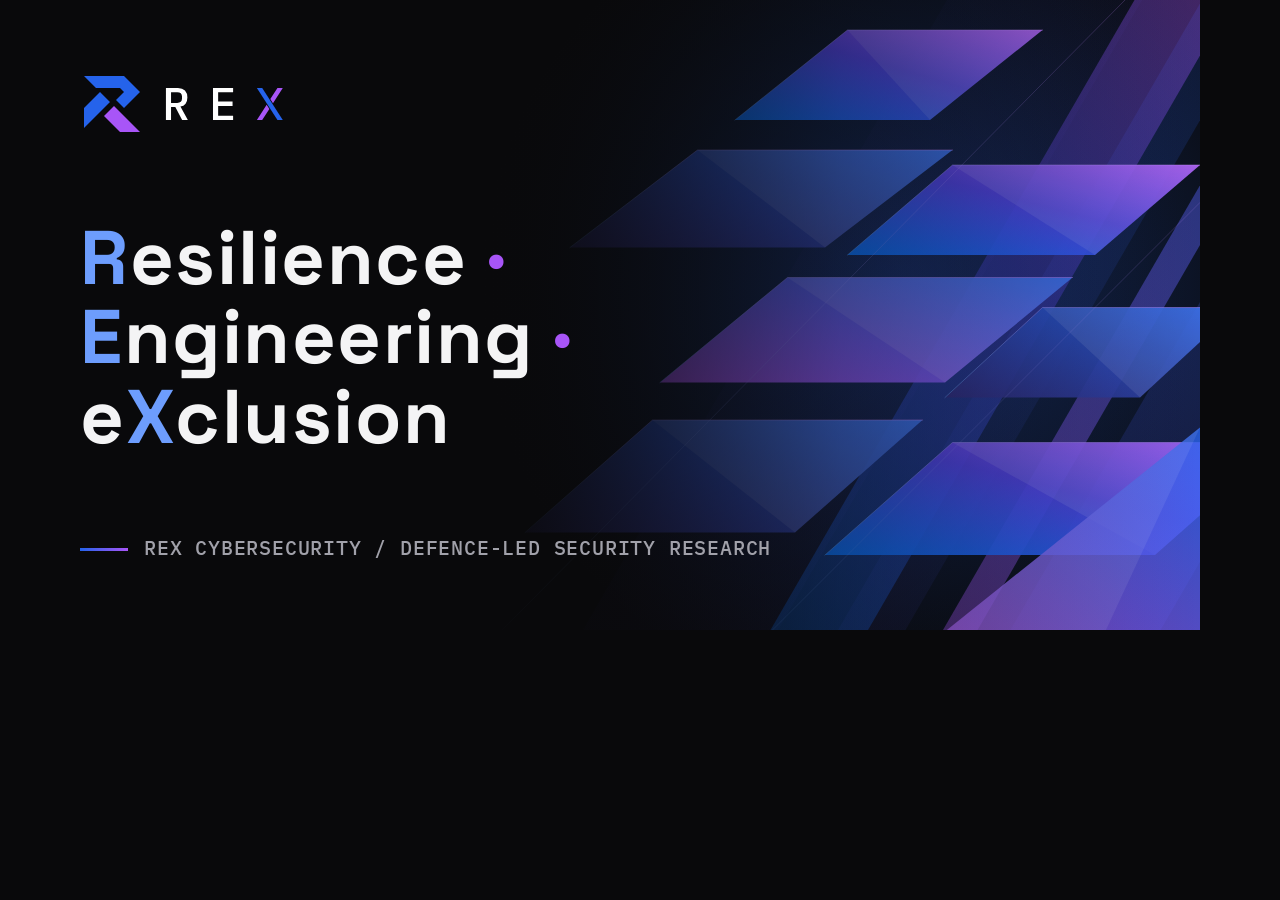
<file: .skills/rex-website/templates/og/og-image.html>
<!doctype html>
<html lang="en-GB"><head><meta charset="utf-8">
<!-- 1200x630 social card source. Render with: python scripts/render_og.py -->
<link rel="stylesheet" href="https://fonts.googleapis.com/css2?family=IBM+Plex+Mono:wght@500&family=Space+Grotesk:wght@700&display=swap">
<style>
  html,body{margin:0;width:1200px;height:630px;overflow:hidden;background:#09090B;color:#F4F4F5}
  .card{position:relative;width:1200px;height:630px;box-sizing:border-box;padding:72px 80px;
    background:#09090B url("../portfolio/assets/graphics/02-diagonal-cuts-slanted-blocks.svg") right center/cover no-repeat}
  .card::after{content:"";position:absolute;inset:0;background:linear-gradient(90deg,#09090B 0%,#09090B 40%,rgba(9,9,11,.4) 70%,transparent 100%)}
  .in{position:relative;z-index:1;height:100%;display:flex;flex-direction:column;justify-content:space-between}
  .lockup{display:flex;align-items:center;gap:20px;color:#fff}
  .lockup__icon{width:64px;height:64px}.lockup__wordmark{height:36px;width:auto}
  h1{font:700 76px/1.04 "Space Grotesk",system-ui,sans-serif;letter-spacing:.02em;margin:0}
  h1 b{color:#6D9DFD}h1 i{font-style:normal;color:#A855F7}
  p{font:500 20px/1 "IBM Plex Mono",ui-monospace,monospace;letter-spacing:.04em;text-transform:uppercase;color:#A1A1AA;margin:0}
  .rule{display:inline-block;width:48px;height:3px;background:linear-gradient(90deg,#2563EB,#A855F7);vertical-align:middle;margin-right:16px}
</style></head>
<body><div class="card"><div class="in">
  <div class="lockup"><svg class="lockup__icon" viewBox="2 2 96 96" aria-hidden="true" focusable="false"><path fill="#2563EB" d="M8 8L68 8L92 32L68 56L56 44L68 32L62 26L26 26ZM8 56L32 32L47 47L8 86Z"/><path fill="#A855F7" d="M38 68L53 53L92 92L62 92Z"/></svg>
        <svg class="lockup__wordmark" viewBox="6.034 -6 375.606 112" aria-hidden="true" focusable="false"><path fill="#2563EB" d="M294.99 0L311.59 0L375.64 100L359.04 100Z"/><path fill="#A855F7" d="M359.04 0L375.64 0L345.115 47.658L336.815 34.699ZM325.515 52.342L333.815 65.301L311.59 100L294.99 100Z"/><path fill="currentColor" d="M27.937 100L12.034 100L12.034 0L49.427 0Q63.754 0 71.275 8.023Q78.797 16.046 78.797 30.086Q78.797 41.547 73.209 48.997Q67.622 56.447 57.163 58.166L80.229 100L62.464 100L41.261 59.599L27.937 59.599ZM158.453 100L158.453 0L221.06 0L221.06 13.467L174.499 13.467L174.499 42.55L219.341 42.55L219.341 56.017L174.499 56.017L174.499 86.533L221.06 86.533L221.06 100ZM47.135 46.705Q62.034 46.705 62.034 33.095L62.034 26.934Q62.034 13.324 47.135 13.324L27.937 13.324L27.937 46.705Z"/></svg></div>
  <h1><b>R</b>esilience <i>&middot;</i><br><b>E</b>ngineering <i>&middot;</i><br>e<b>X</b>clusion</h1>
  <p><span class="rule"></span>REX Cybersecurity / Defence-led security research</p>
</div></div></body></html>
</file>
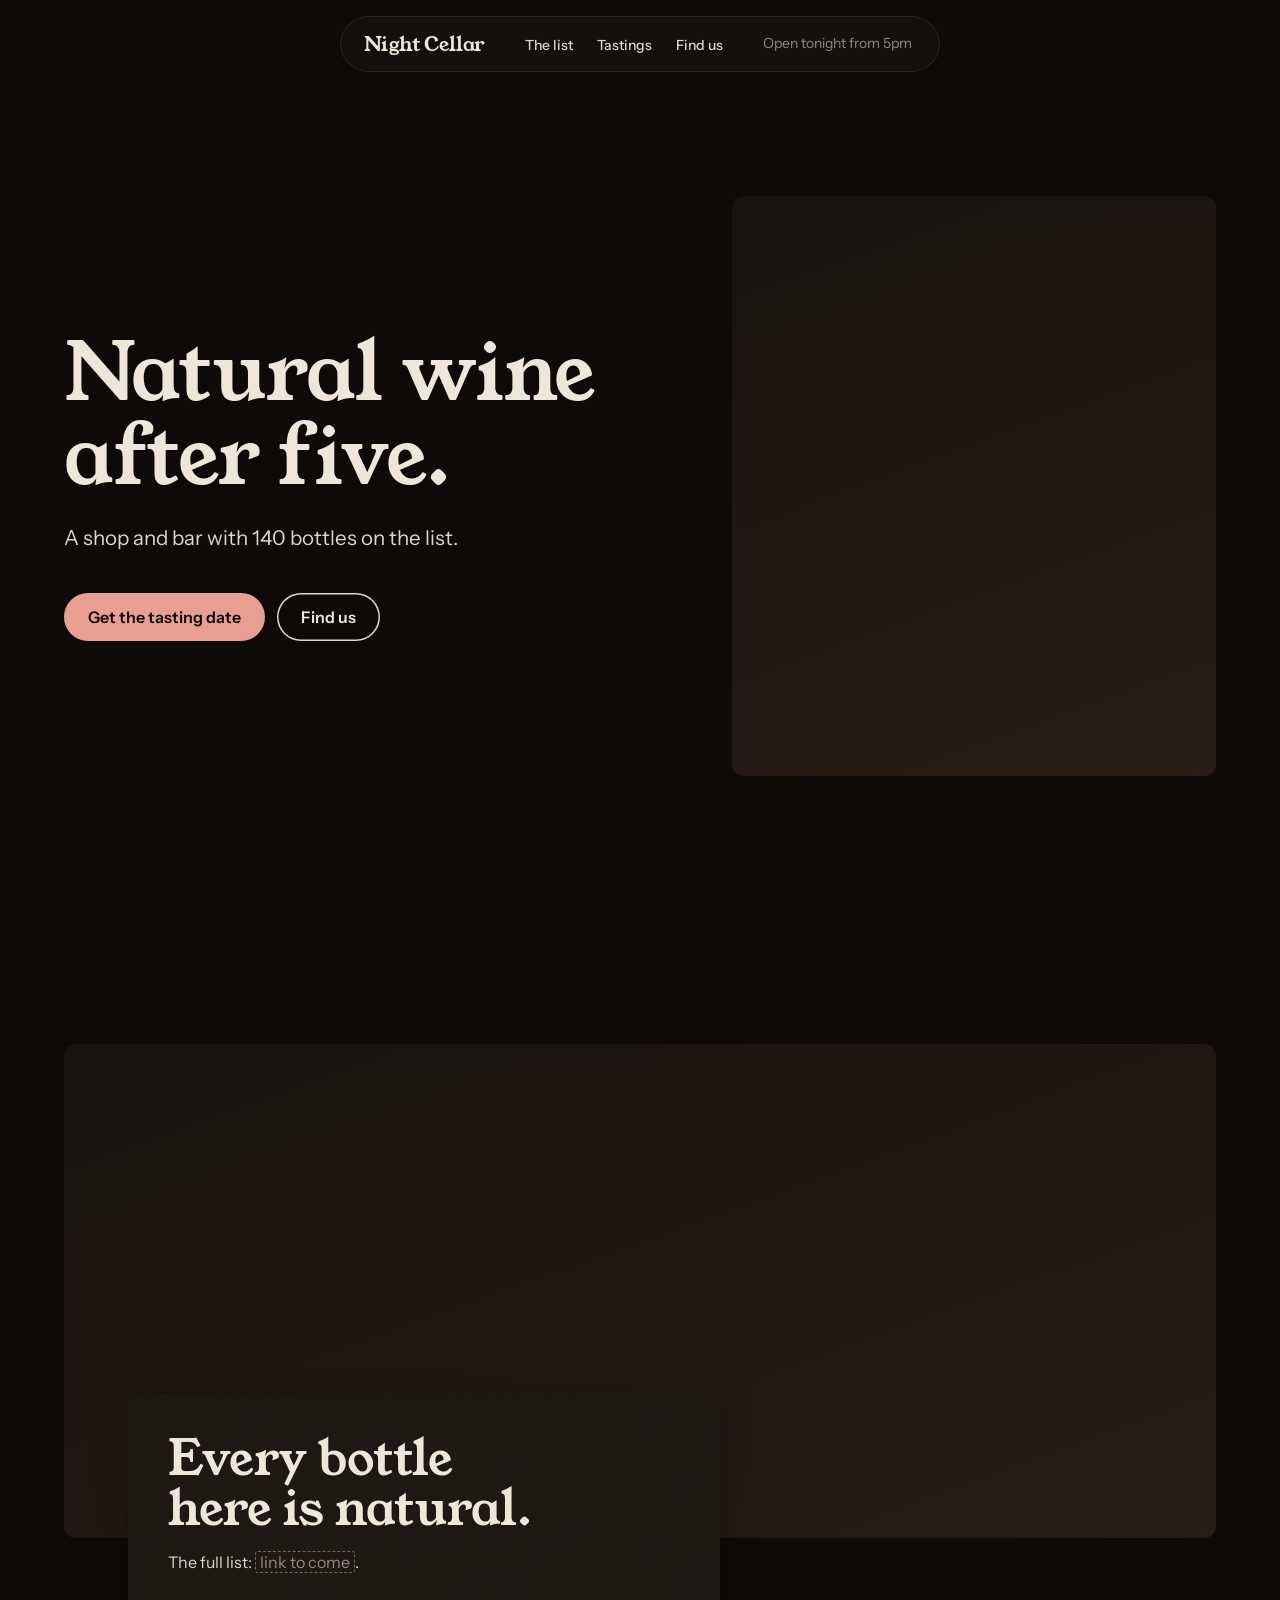
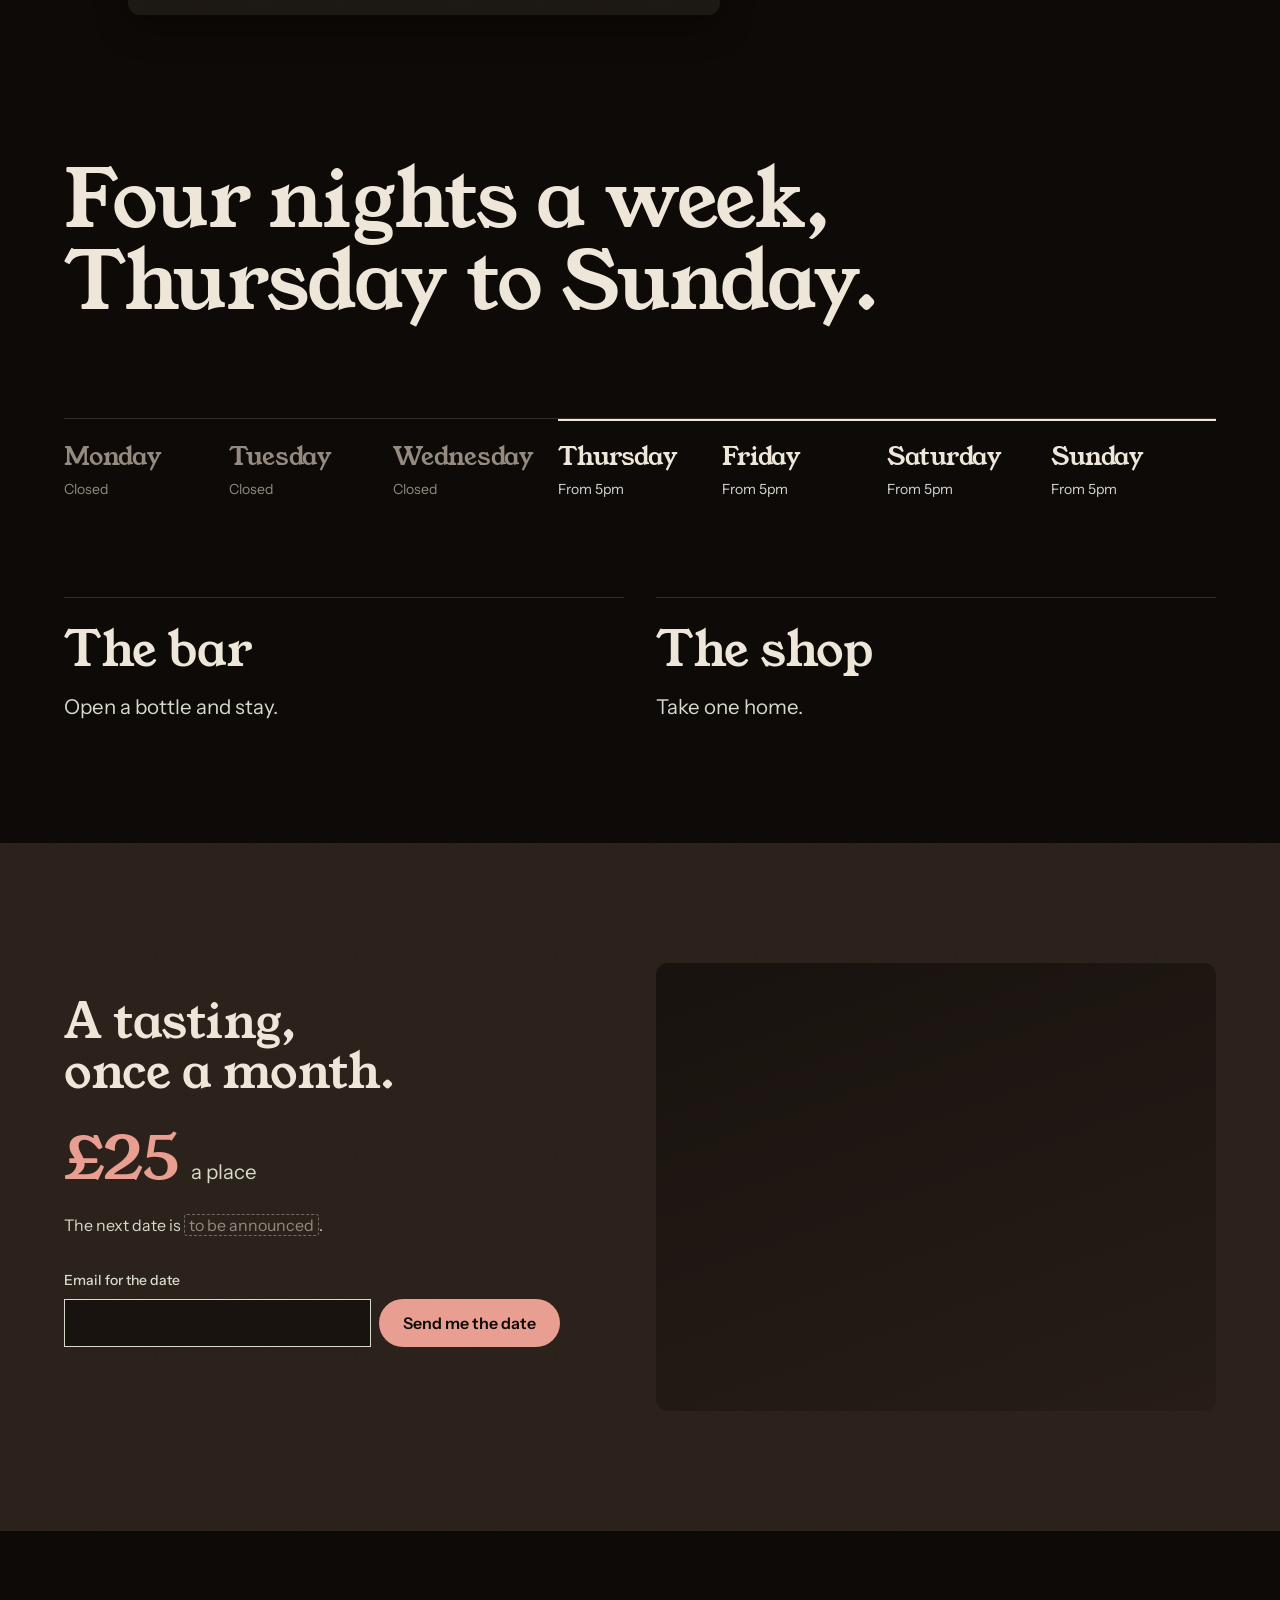
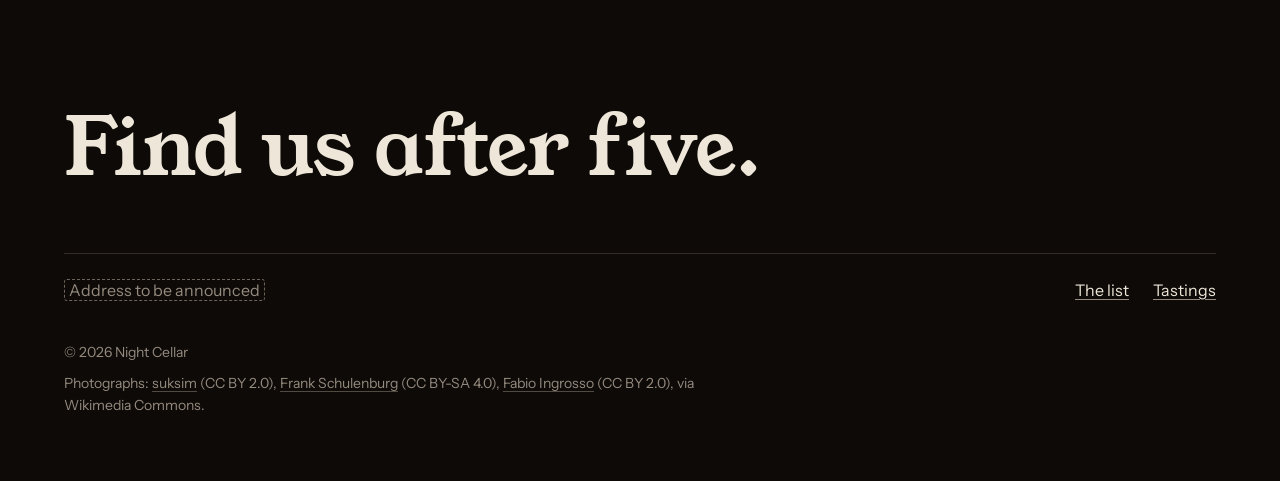
<file: .skills/hallmark/scripts/fixtures/exemplars/atmospheric.html>
<!doctype html>
<html lang="en">
<head>
<meta charset="utf-8">
<meta name="viewport" content="width=device-width, initial-scale=1">
<title>Night Cellar: natural wine after five, Thursday to Sunday</title>
<meta name="description" content="Night Cellar is a natural wine shop and bar with 140 bottles on the list, open Thursday to Sunday from 5pm, with a tasting once a month.">
<link rel="preconnect" href="https://fonts.googleapis.com">
<link rel="preconnect" href="https://fonts.gstatic.com" crossorigin>
<link href="https://fonts.googleapis.com/css2?family=Young+Serif&family=Instrument+Sans:wght@400;500;600&display=swap" rel="stylesheet">
<style>
/* Hallmark · job: visit · shape: Photographic · genre: atmospheric · theme: Spore (by request)
 * hero: Settled · nav: floating pill · footer: statement · imagery: photographs, library 3, warm con=6 exp=-4 · signature: a pour into the decanter after five beside the head, with tonight's door in the nav · spore: cellar
 * axes: dark/roman-serif/warm · posture: committed · contrast: pass · fold: pass · v2.0.0 */
/* Hallmark · pre-emit critique: P4 H4 E4 S4 R5 V4 · weakest: S, the photographs are a stand-in bar; every head carries a fact from the brief, the pour is pink like the one signal, and the nav reads tonight's door from the brief's hours */
/* Hallmark · hero-review: in-thread · ship · 0 findings · finish-review: subagent · fix · 5 findings · 5 resolved · gap: the maker's-log voice can name no bottle until the user gives the list */
:root {
  color-scheme: dark;
  --space-3xs: 2px; --space-2xs: 4px; --space-xs: 8px; --space-sm: 12px; --space-md: 16px; --space-lg: 24px; --space-xl: 40px; --space-2xl: 64px; --space-3xl: 96px; --space-4xl: 144px;
  --text-xs: 0.8125rem; --text-sm: 0.875rem; --text-md: 1rem; --text-lg: 1.25rem; --text-xl: 1.5625rem; --text-2xl: 1.953rem; --text-3xl: 2.441rem;
  --text-display-s: clamp(2.25rem, 4vw + 0.5rem, 3.75rem); --text-display: clamp(2.75rem, 5vw + 1rem, 5.25rem);
  --text-section: clamp(2rem, 2.5vw + 1rem, 3.5rem); --text-title: clamp(1.25rem, 0.75vw + 0.875rem, 1.625rem); --text-lead: clamp(1.125rem, 0.35vw + 1rem, 1.375rem);
  --ease-out: cubic-bezier(0.16, 1, 0.3, 1); --ease-in: cubic-bezier(0.7, 0, 0.84, 0); --ease-in-out: cubic-bezier(0.65, 0, 0.35, 1);
  --dur-micro: 120ms; --dur-short: 220ms; --dur-long: 420ms;
  --color-error: oklch(72% 0.15 27); --color-success: oklch(76% 0.13 150);
  --container: 1440px; --gutter: 64px; --gap-columns: 32px; --section-gap-s: 120px; --section-gap: 144px; --section-gap-l: 176px;
  --z-base: 1; --z-raised: 10; --z-dropdown: 100; --z-sticky: 200; --z-sticky-nav: 300; --z-modal: 400; --z-toast: 500; --z-tooltip: 600;
  --color-paper: oklch(15% 0.01 60); --color-paper-2: oklch(19% 0.012 60); --color-paper-3: oklch(24% 0.02 50);
  --color-ink: oklch(93% 0.02 85); --color-ink-2: oklch(88% 0.02 120); --color-muted: oklch(64% 0.02 70);
  --color-rule: oklch(30% 0.015 60);
  --color-accent: oklch(77% 0.09 30); --color-accent-2: oklch(86% 0.06 30); --color-accent-ink: oklch(15% 0.01 60); --color-focus: oklch(86% 0.06 30);
  --font-display: "Young Serif", Georgia, serif; --font-body: "Instrument Sans", ui-sans-serif, system-ui, sans-serif;
  --font-outlier: "DM Mono", ui-monospace, monospace;
  --radius-card: 12px; --radius-pill: 999px; --rule-hair: 1px;
  --shadow-card: 0 12px 32px oklch(8% 0.01 60 / 0.35);
  --tracking-display: -0.01em;
  --grain: 0.15; --display-weight: 400;
}
*, *::before, *::after { box-sizing: border-box; }
html, body { overflow-x: clip; }
html { scrollbar-color: var(--color-muted) var(--color-paper); scroll-padding-top: var(--space-3xl); }
body { margin: 0; background: var(--color-paper); color: var(--color-ink); font-family: var(--font-body); font-size: var(--text-md); line-height: 1.55; -webkit-font-smoothing: antialiased; caret-color: var(--color-accent); }
::selection { background: color-mix(in oklab, var(--color-accent) 22%, transparent); color: var(--color-ink); }
:focus-visible { outline: 2px solid var(--color-focus); outline-offset: 2px; }
a { color: inherit; text-decoration-thickness: 1px; text-underline-offset: 0.16em; }
h1, h2, h3 { margin: 0; font-family: var(--font-display); font-weight: var(--display-weight, 700); font-synthesis: none; letter-spacing: var(--tracking-display); line-height: 1.05; overflow-wrap: break-word; min-width: 0; text-wrap: balance; }
h1 { max-width: 20ch; font-size: var(--text-display); } h2 { max-width: 30ch; font-size: var(--text-section); } h3 { max-width: 40ch; font-size: var(--text-title); line-height: 1.2; }
.lead { font-size: var(--text-lead); line-height: 1.45; max-width: 52ch; }
p { margin: 0; text-wrap: pretty; }
p:not([class]) { max-width: 65ch; }
img, video { max-width: 100%; height: auto; display: block; }
svg { display: block; }
[hidden] { display: none !important; }
button, input, select, textarea { font: inherit; }
.container { width: 100%; max-width: var(--container); margin-inline: auto; padding-inline: var(--gutter); box-sizing: border-box; }
.num, .figure, td.num { font-variant-numeric: tabular-nums; }
.visually-hidden { position: absolute; width: 1px; height: 1px; overflow: hidden; clip-path: inset(50%); white-space: nowrap; }
[data-slot] { position: relative; overflow: hidden; background: linear-gradient(160deg, var(--color-paper-2, var(--color-paper)), var(--color-paper-3, var(--color-paper))); }
[data-slot] > img { position: absolute; inset: 0; width: 100%; height: 100%; object-fit: cover; z-index: 1; }
[data-slot]:has(> img) > :not(img):not([data-keep]) { display: none !important; }
@media (max-width: 60rem) { :root { --gutter: 24px; --section-gap-s: 80px; --section-gap: 96px; --section-gap-l: 120px; } }
@media (max-width: 40rem) { :root { --gutter: 16px; --section-gap-s: 56px; --section-gap: 72px; --section-gap-l: 96px; --gap-columns: 16px; } }
@media (prefers-reduced-motion: reduce) { *:not(.keep-motion), *:not(.keep-motion)::before, *:not(.keep-motion)::after { animation-duration: 0.01ms !important; animation-iteration-count: 1 !important; transition-duration: 0.01ms !important; scroll-behavior: auto !important; } }
/* photographs: warm con=6 exp=-4 */
[data-slot] > img { filter: sepia(0.28) saturate(0.94) contrast(1.06) brightness(0.96); }
/* Page */
*, *::before, *::after { box-sizing: border-box; }
.skip { position: absolute; left: var(--space-md); top: calc(-1 * var(--space-3xl)); z-index: var(--z-toast); padding: var(--space-xs) var(--space-md); border-radius: var(--radius-pill); background: var(--color-ink); color: var(--color-paper); }
.skip:focus-visible { top: var(--space-md); }

/* Controls: the theme's pair */
.btn { display: inline-flex; align-items: center; justify-content: center; min-height: 48px; padding: 0 var(--space-lg); border: 0; border-radius: var(--radius-pill); font: 600 var(--text-md)/1 var(--font-body); white-space: nowrap; text-decoration: none; cursor: pointer; transition: background-color var(--dur-micro) var(--ease-out), box-shadow var(--dur-micro) var(--ease-out), transform var(--dur-micro) var(--ease-out); }
.btn--primary { background: var(--color-accent); color: var(--color-accent-ink); }
.btn--primary:hover { background: var(--color-accent-2); }
.btn--secondary { background: transparent; color: var(--color-ink); box-shadow: inset 0 0 0 1.5px var(--color-ink-2); }
.btn--secondary:hover { background: var(--color-paper-3); }
.btn:active { transform: translateY(1px); }
.btn:focus-visible { outline: 2px solid var(--color-focus); outline-offset: 3px; }
.btn:disabled, .btn[aria-disabled="true"] { opacity: 0.55; cursor: not-allowed; transform: none; }
.btn[aria-busy="true"] { cursor: progress; }
.actions { display: flex; flex-wrap: wrap; gap: var(--space-sm); }

/* Nav: a floating pill on a blur, the genre's one glass */
.nav { position: fixed; top: var(--space-md); left: 0; right: 0; z-index: var(--z-sticky-nav); display: flex; justify-content: center; padding-inline: var(--gutter); pointer-events: none; }
.nav__pill { pointer-events: auto; display: flex; align-items: center; gap: var(--space-xl); min-height: 56px; padding: var(--space-2xs) var(--space-2xs) var(--space-2xs) var(--space-lg); border-radius: var(--radius-pill); background: color-mix(in oklab, var(--color-paper-2) 74%, transparent); -webkit-backdrop-filter: blur(14px); backdrop-filter: blur(14px); box-shadow: inset 0 0 0 1px color-mix(in oklab, var(--color-ink) 9%, transparent); }
.wordmark { font: 400 var(--text-lg)/1 var(--font-display); letter-spacing: var(--tracking-display); color: var(--color-ink); text-decoration: none; white-space: nowrap; }
.nav__links { display: flex; gap: var(--space-lg); margin: 0; padding: 0; list-style: none; }
.nav__links a { font-size: var(--text-sm); font-weight: 500; color: var(--color-ink-2); text-decoration: none; text-underline-offset: 0.3em; white-space: nowrap; }
.nav__links a:hover { color: var(--color-ink); text-decoration: underline; text-decoration-color: var(--color-accent); }
.nav__links a:active { color: var(--color-accent-2); }
.wordmark:focus-visible, .nav__links a:focus-visible { outline: 2px solid var(--color-focus); outline-offset: 4px; border-radius: var(--radius-pill); }
.nav__door { margin: 0; padding-right: var(--space-lg); font-size: var(--text-sm); color: var(--color-muted); white-space: nowrap; }

/* Photographs */
.photo { position: relative; margin: 0; border-radius: var(--radius-card); }
.photo > img { border-radius: inherit; outline: var(--rule-hair) solid color-mix(in oklab, var(--color-ink) 8%, transparent); outline-offset: -1px; }

/* Hero: Settled, the pour standing beside the head */
.hero { display: grid; align-items: center; min-height: 100dvh; padding-block: calc(56px + var(--space-xl)) var(--space-lg); box-sizing: border-box; }
.hero__grid { display: grid; grid-template-columns: minmax(0, 1fr) minmax(0, min(35rem, 42%)); column-gap: var(--space-3xl); align-items: center; }
.hero__text { display: grid; gap: var(--space-lg); }
.hero__text h1 { max-width: 13ch; }
.hero__text .lead { color: var(--color-ink-2); max-width: 34ch; }
.hero__text .actions { margin-top: var(--space-md); }
.hero__photo { aspect-ratio: 5 / 6; max-height: calc(100dvh - 56px - var(--space-3xl) - var(--space-xl)); }

@media (max-width: 60rem) {
  .nav { padding-inline: var(--space-md); }
  .nav__pill { gap: var(--space-md); padding-left: var(--space-md); }
  .nav__links { display: none; }
  .hero { min-height: 0; padding-block: calc(56px + var(--space-3xl)) var(--space-2xl); }
  .hero__grid { grid-template-columns: minmax(0, 1fr); row-gap: var(--space-xl); }
  .hero__photo { max-height: none; }
}

/* Grain: the theme's speck, on a band or a panel, never on a photograph */
.grained { position: relative; isolation: isolate; }
.grained::after { content: ""; position: absolute; inset: 0; z-index: var(--z-base); border-radius: inherit; pointer-events: none; opacity: var(--grain); mix-blend-mode: screen;
  background-image: url("data:image/svg+xml,%3Csvg xmlns='http://www.w3.org/2000/svg' width='200' height='200'%3E%3Cfilter id='n'%3E%3CfeTurbulence type='fractalNoise' baseFrequency='0.9' numOctaves='2'/%3E%3CfeColorMatrix values='0 0 0 0 0.6 0 0 0 0 0.55 0 0 0 0 0.45 0 0 0 0.35 0'/%3E%3C/filter%3E%3Crect width='200' height='200' filter='url(%23n)'/%3E%3C/svg%3E"); }
.grained > * { position: relative; z-index: var(--z-raised); }

/* The list: the racks edge to edge, the head on a grained plate across its foot */
.list { padding-top: var(--section-gap); }
.list__photo { aspect-ratio: 21 / 9; }
.plate { display: grid; gap: var(--space-md); width: min(100%, 37rem); margin: calc(-1 * var(--space-4xl)) 0 0 var(--space-2xl); padding: var(--space-xl); border-radius: var(--radius-card); background: var(--color-paper-2); box-shadow: var(--shadow-card); z-index: var(--z-raised); }
.plate__more { color: var(--color-ink-2); }

/* Four nights: the week set in type, the open nights lit, the dark ones left dim */
.nights { margin-top: var(--section-gap); }
.statement { max-width: 18ch; font-size: var(--text-display); line-height: 1.02; }
.week { display: grid; grid-template-columns: repeat(7, minmax(0, 1fr)); margin: var(--space-3xl) 0 0; padding: 0; list-style: none; border-top: var(--rule-hair) solid var(--color-rule); }
.week__day { display: grid; gap: var(--space-xs); padding: var(--space-lg) var(--space-md) 0 0; }
.week__name { font: 400 var(--text-xl)/1.1 var(--font-display); letter-spacing: var(--tracking-display); }
.week__hours { font-size: var(--text-sm); color: var(--color-ink-2); }
.week__day.is-open { box-shadow: inset 0 2px 0 var(--color-ink); }
.week__day.is-shut .week__name, .week__day.is-shut .week__hours { color: var(--color-muted); }
.ways { display: grid; grid-template-columns: repeat(2, minmax(0, 1fr)); column-gap: var(--gap-columns); margin-top: var(--space-3xl); }
.way { display: grid; gap: var(--space-sm); padding-top: var(--space-lg); border-top: var(--rule-hair) solid var(--color-rule); }
.way h3 { font-size: var(--text-section); max-width: none; }
.way p { font-size: var(--text-lead); color: var(--color-ink-2); }

/* Tastings: the one band, grained, the price in pink */
.tastings { margin-top: var(--section-gap-s); padding-block: var(--section-gap-s); background: var(--color-paper-3); }
.tastings__grid { display: grid; grid-template-columns: repeat(2, minmax(0, 1fr)); column-gap: var(--gap-columns); align-items: center; }
.tastings__text { display: grid; gap: var(--space-lg); padding-right: var(--space-2xl); }
.tastings__text > p:not([class]) { color: var(--color-ink-2); }
.price { display: flex; align-items: baseline; gap: var(--space-sm); margin-top: var(--space-xs); color: var(--color-ink-2); font-size: var(--text-lead); }
.price__figure { font: 400 var(--text-display-s)/1 var(--font-display); letter-spacing: var(--tracking-display); color: var(--color-accent); font-variant-numeric: lining-nums tabular-nums; }
.tastings__photo { aspect-ratio: 5 / 4; min-height: 440px; }
.fill { padding: 0 0.25em; border: 1px dashed color-mix(in oklch, var(--color-muted) 70%, transparent); border-radius: 3px; color: var(--color-muted); -webkit-box-decoration-break: clone; box-decoration-break: clone; }

.signup { display: grid; gap: var(--space-xs); margin-top: var(--space-xs); }
.signup label { font-size: var(--text-sm); font-weight: 500; color: var(--color-ink-2); }
.signup__row { display: flex; gap: var(--space-xs); }
.signup input { flex: 1; min-width: 0; min-height: 48px; padding: 0 var(--space-md); border: 1.5px solid var(--color-ink-2); border-radius: 0; background: var(--color-paper-2); color: var(--color-ink); outline: 2px solid transparent; outline-offset: -4px; }
.signup input:hover { background: var(--color-paper); }
.signup input:focus-visible { outline-color: var(--color-focus); }
.signup input[aria-invalid] { border-color: var(--color-error); }
.signup input:disabled { opacity: 0.55; cursor: not-allowed; }
.signup__help { min-height: 1lh; font-size: var(--text-sm); color: var(--color-muted); }

/* Footer: a statement, then the facts and links */
.footer { padding-block: var(--section-gap-l) var(--space-2xl); }
.footer__line { max-width: 16ch; font-size: var(--text-display); line-height: 1.02; }
.footer__row { display: flex; flex-wrap: wrap; justify-content: space-between; align-items: baseline; gap: var(--space-lg); margin-top: var(--space-2xl); padding-top: var(--space-lg); border-top: var(--rule-hair) solid var(--color-rule); }
.footer__where { color: var(--color-ink-2); }
.footer__links { display: flex; flex-wrap: wrap; gap: var(--space-lg); margin: 0; padding: 0; list-style: none; }
.footer__links a { color: var(--color-ink); text-decoration-color: var(--color-muted); white-space: nowrap; }
.footer__links a:hover { text-decoration-color: var(--color-accent); }
.footer__links a:focus-visible { outline: 2px solid var(--color-focus); outline-offset: 3px; }
.legal { margin-top: var(--space-xl); font-size: var(--text-sm); color: var(--color-muted); }
.credits { max-width: 80ch; margin-top: var(--space-xs); font-size: var(--text-sm); line-height: 1.6; color: var(--color-muted); }
.credits span { white-space: nowrap; }
.credits a { color: inherit; text-decoration-color: color-mix(in oklab, var(--color-muted) 50%, transparent); text-underline-offset: 0.2em; }
.credits a:hover { text-decoration-color: var(--color-accent); }

@media (max-width: 60rem) {
  .plate { margin: calc(-1 * var(--space-2xl)) 0 0; padding: var(--space-lg); }
  .list__photo { aspect-ratio: 4 / 3; }
  .week { grid-template-columns: minmax(0, 1fr); margin-top: var(--space-2xl); border-top: 0; }
  .week__day { grid-template-columns: minmax(0, 1fr) auto; align-items: baseline; padding: var(--space-sm) 0; border-top: var(--rule-hair) solid var(--color-rule); }
  .week__day.is-open { box-shadow: none; }
  .week__name { font-size: var(--text-lg); }
  .ways { grid-template-columns: minmax(0, 1fr); row-gap: var(--space-xl); margin-top: var(--space-3xl); }
  .statement, .footer__line { font-size: var(--text-section); }
  .tastings__grid { grid-template-columns: minmax(0, 1fr); row-gap: var(--space-xl); }
  .tastings__text { padding-right: 0; }
  .tastings__photo { min-height: 0; }
}
@media (max-width: 40rem) {
  .signup__row { flex-direction: column; }
}
</style>
<script>document.documentElement.classList.add('js');</script>
</head>
<body>
<a class="skip" href="#main">Skip to content</a>

<header class="nav">
  <nav class="nav__pill" aria-label="Main">
    <a class="wordmark" href="#top" aria-label="Night Cellar, home">Night Cellar</a>
    <ul class="nav__links" role="list">
      <li><a href="#list">The list</a></li>
      <li><a href="#tastings">Tastings</a></li>
      <li><a href="#find">Find us</a></li>
    </ul>
    <p class="nav__door" role="status" id="door">Open Thursday to Sunday</p>
  </nav>
</header>

<main id="main">
  <section class="hero" id="top" aria-labelledby="hero-title">
    <div class="container hero__grid">
      <div class="hero__text">
        <h1 id="hero-title">Natural wine after five.</h1>
        <p class="lead">A shop and bar with 140 bottles on the list.</p>
        <div class="actions">
          <a class="btn btn--primary" href="#tastings">Get the tasting date</a>
          <a class="btn btn--secondary" href="#find">Find us</a>
        </div>
      </div>
      <figure class="photo hero__photo" data-slot="hero" data-alt="A glass being poured at the bar after five">
        <img src="https://upload.wikimedia.org/wikipedia/commons/thumb/b/b1/Pouring_wine_into_a_decanter.jpg/1280px-Pouring_wine_into_a_decanter.jpg" width="3872" height="2592" fetchpriority="high" alt="Wine poured from a bottle into a glass decanter in low light" style="object-position: 42% 50%">
      </figure>
    </div>
  </section>

  <section class="list" id="list" aria-labelledby="list-title">
    <div class="container">
      <figure class="photo list__photo" data-slot="photo-1" data-alt="The bottles on the list, racked in the shop">
        <img src="https://upload.wikimedia.org/wikipedia/commons/thumb/9/9e/Schramsberg_Vineyards%2C_July_2019-7579%2B7580.jpg/1280px-Schramsberg_Vineyards%2C_July_2019-7579%2B7580.jpg" width="6244" height="3903" loading="lazy" alt="A long cellar aisle between racks of bottles laid neck down" style="object-position: 50% 60%">
      </figure>
      <div class="plate grained">
        <h2 id="list-title">Every bottle here is natural.</h2>
        <p class="plate__more">The full list: <span class="fill" data-fill="list">link to come</span>.</p>
      </div>
    </div>
  </section>

  <section class="nights" aria-labelledby="nights-title">
    <div class="container">
      <h2 id="nights-title" class="statement">Four nights a week, Thursday to Sunday.</h2>
      <ol class="week" role="list" aria-label="Opening hours">
        <li class="week__day is-shut"><span class="week__name">Monday</span><span class="week__hours">Closed</span></li>
        <li class="week__day is-shut"><span class="week__name">Tuesday</span><span class="week__hours">Closed</span></li>
        <li class="week__day is-shut"><span class="week__name">Wednesday</span><span class="week__hours">Closed</span></li>
        <li class="week__day is-open"><span class="week__name">Thursday</span><span class="week__hours">From 5pm</span></li>
        <li class="week__day is-open"><span class="week__name">Friday</span><span class="week__hours">From 5pm</span></li>
        <li class="week__day is-open"><span class="week__name">Saturday</span><span class="week__hours">From 5pm</span></li>
        <li class="week__day is-open"><span class="week__name">Sunday</span><span class="week__hours">From 5pm</span></li>
      </ol>
      <div class="ways">
        <div class="way">
          <h3>The bar</h3>
          <p>Open a bottle and stay.</p>
        </div>
        <div class="way">
          <h3>The shop</h3>
          <p>Take one home.</p>
        </div>
      </div>
    </div>
  </section>

  <section class="tastings grained" id="tastings" aria-labelledby="tastings-title">
    <div class="container tastings__grid">
      <div class="tastings__text">
        <h2 id="tastings-title">A tasting, once a month.</h2>
        <p class="price"><span class="price__figure">£25</span> a place</p>
        <p>The next date is <span class="fill" data-fill="date">to be announced</span>.</p>
        <form class="signup" data-endpoint="" novalidate>
          <label for="email">Email for the date</label>
          <div class="signup__row">
            <input id="email" name="email" type="email" autocomplete="email" inputmode="email" required>
            <button class="btn btn--primary" type="submit">Send me the date</button>
          </div>
          <p class="signup__help" id="email-help" aria-live="polite"></p>
        </form>
      </div>
      <figure class="photo tastings__photo" data-slot="photo-2" data-alt="Glasses poured for a tasting">
        <img src="https://upload.wikimedia.org/wikipedia/commons/thumb/e/e3/Wine_being_poured_into_a_glass.jpg/1280px-Wine_being_poured_into_a_glass.jpg" width="1955" height="1300" loading="lazy" alt="A taste of red wine poured into a glass held by its stem" style="object-position: 62% 50%">
      </figure>
    </div>
  </section>
</main>

<footer class="footer" id="find" aria-labelledby="find-title">
  <div class="container">
    <h2 id="find-title" class="footer__line">Find us after five.</h2>
    <div class="footer__row">
      <p class="footer__where"><span class="fill" data-fill="address">Address to be announced</span></p>
      <ul class="footer__links" role="list">
        <li><a href="#list">The list</a></li>
        <li><a href="#tastings">Tastings</a></li>
      </ul>
    </div>
    <p class="legal">&copy; 2026 Night Cellar</p>
    <p class="credits" data-credits>Photographs: <a href="https://commons.wikimedia.org/wiki/File:Pouring_wine_into_a_decanter.jpg">suksim</a> <span>(CC BY 2.0)</span>, <a href="https://commons.wikimedia.org/wiki/File:Schramsberg_Vineyards,_July_2019-7579%2B7580.jpg">Frank Schulenburg</a> <span>(CC BY-SA 4.0)</span>, <a href="https://commons.wikimedia.org/wiki/File:Wine_being_poured_into_a_glass.jpg">Fabio Ingrosso</a> <span>(CC BY 2.0)</span>, via Wikimedia Commons.</p>
  </div>
</footer>

<script>window.hallmarkSlots = (m) => { for (const [k, v] of Object.entries(m)) { const s = document.querySelector(`[data-slot="${k}"]`); if (!s) continue; const im = new Image(); im.src = typeof v === 'string' ? v : v.src; im.alt = (typeof v === 'object' && v.alt) || s.dataset.alt || ''; s.querySelectorAll(':scope > img').forEach((o) => o.remove()); s.prepend(im); } };
document.querySelectorAll('[data-slot] > img').forEach((i) => { if (i.complete && !i.naturalWidth) i.remove(); else i.addEventListener('error', () => i.remove(), { once: true }); });</script>
<script>
  (() => {
    const door = document.getElementById('door');
    if (door) door.textContent = [4, 5, 6, 0].includes(new Date().getDay()) ? 'Open tonight from 5pm' : 'Opens Thursday at 5pm';
    document.querySelectorAll('form[data-endpoint]').forEach((form) => {
      const input = form.querySelector('input'), help = form.querySelector('[aria-live]');
      form.addEventListener('submit', (e) => {
        e.preventDefault();
        const ok = input.checkValidity();
        input.toggleAttribute('aria-invalid', !ok);
        if (!ok) { input.setAttribute('aria-describedby', help.id); help.textContent = 'That address looks incomplete. Write it as name@example.com.'; input.focus(); return; }
        if (!form.dataset.endpoint) { help.textContent = 'Nothing was sent: this form is not connected yet.'; return; }
        fetch(form.dataset.endpoint, { method: 'POST', body: new FormData(form) })
          .then((r) => { help.textContent = r.ok ? 'The date goes to ' + input.value.trim() + '.' : 'That did not go through. Try again in a minute.'; })
          .catch(() => { help.textContent = 'That did not go through. Try again in a minute.'; });
      });
    });
  })();
</script>
</body>
</html>
</file>
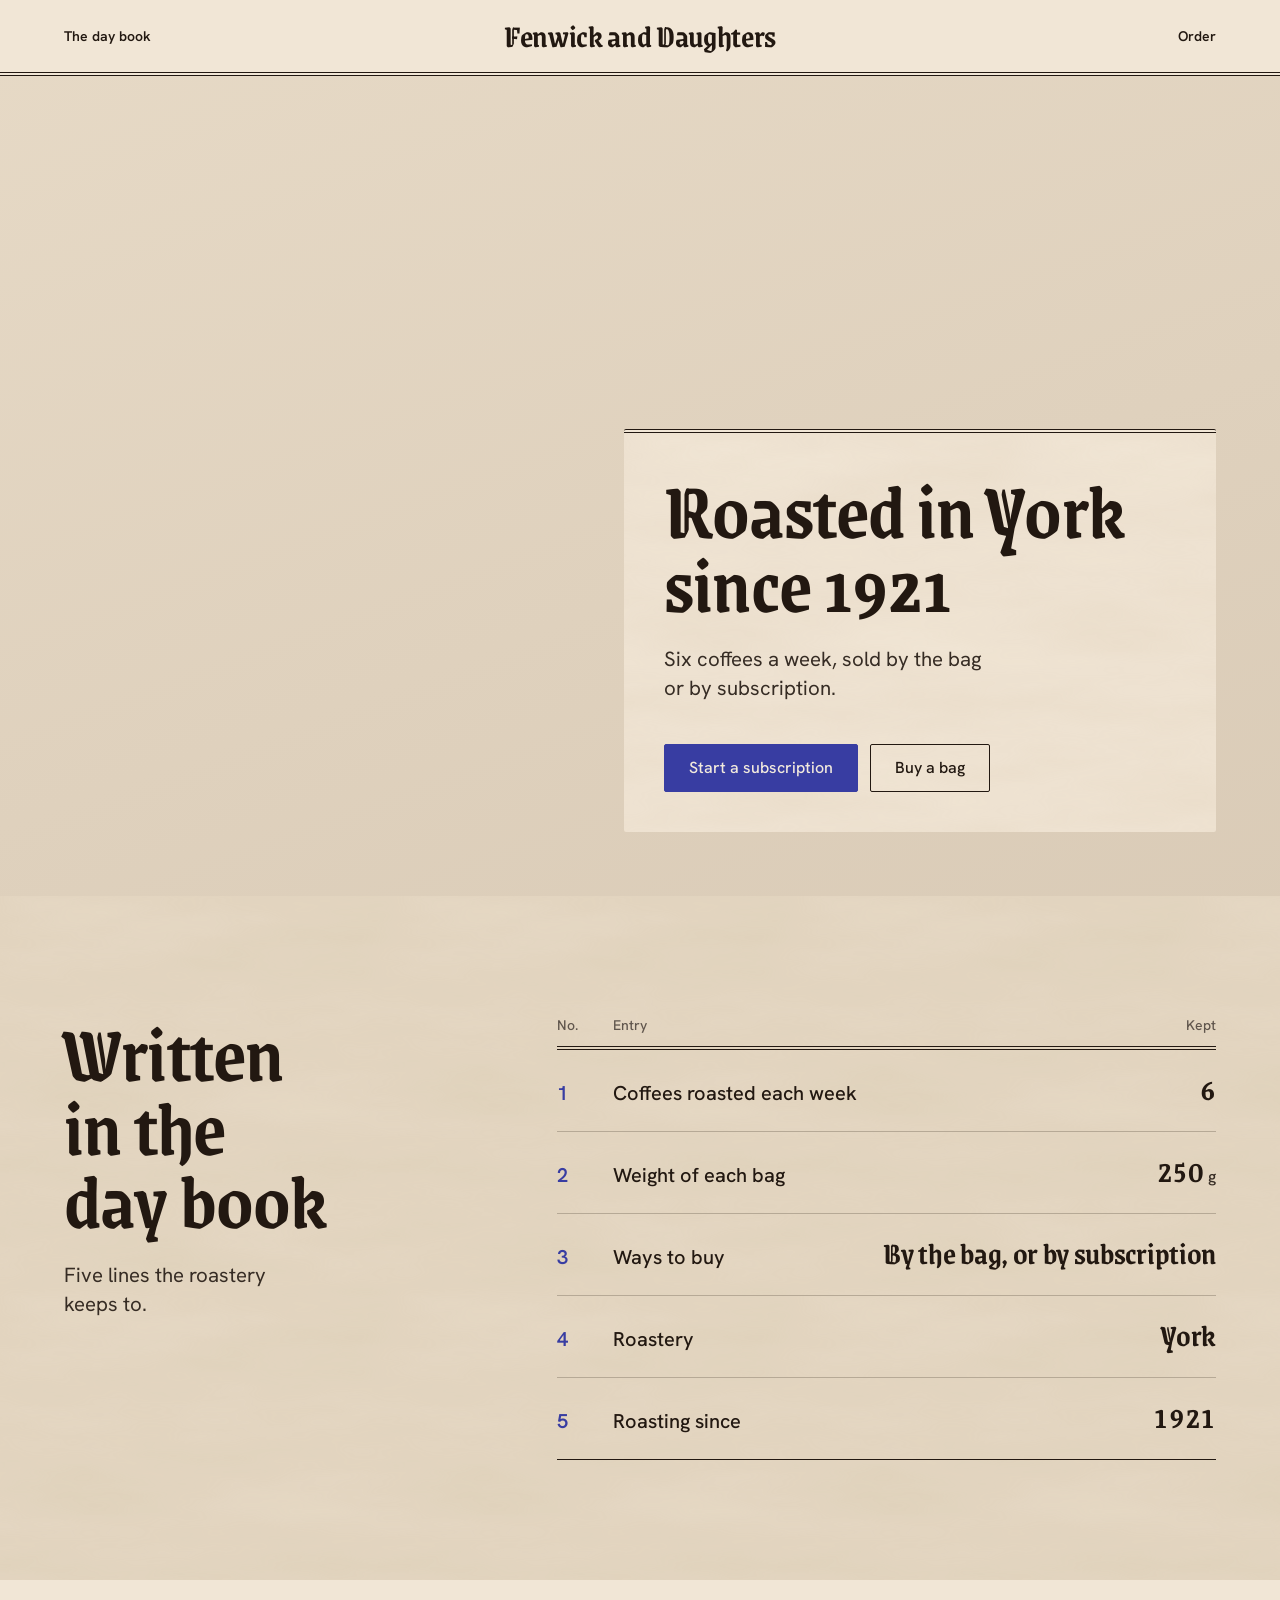
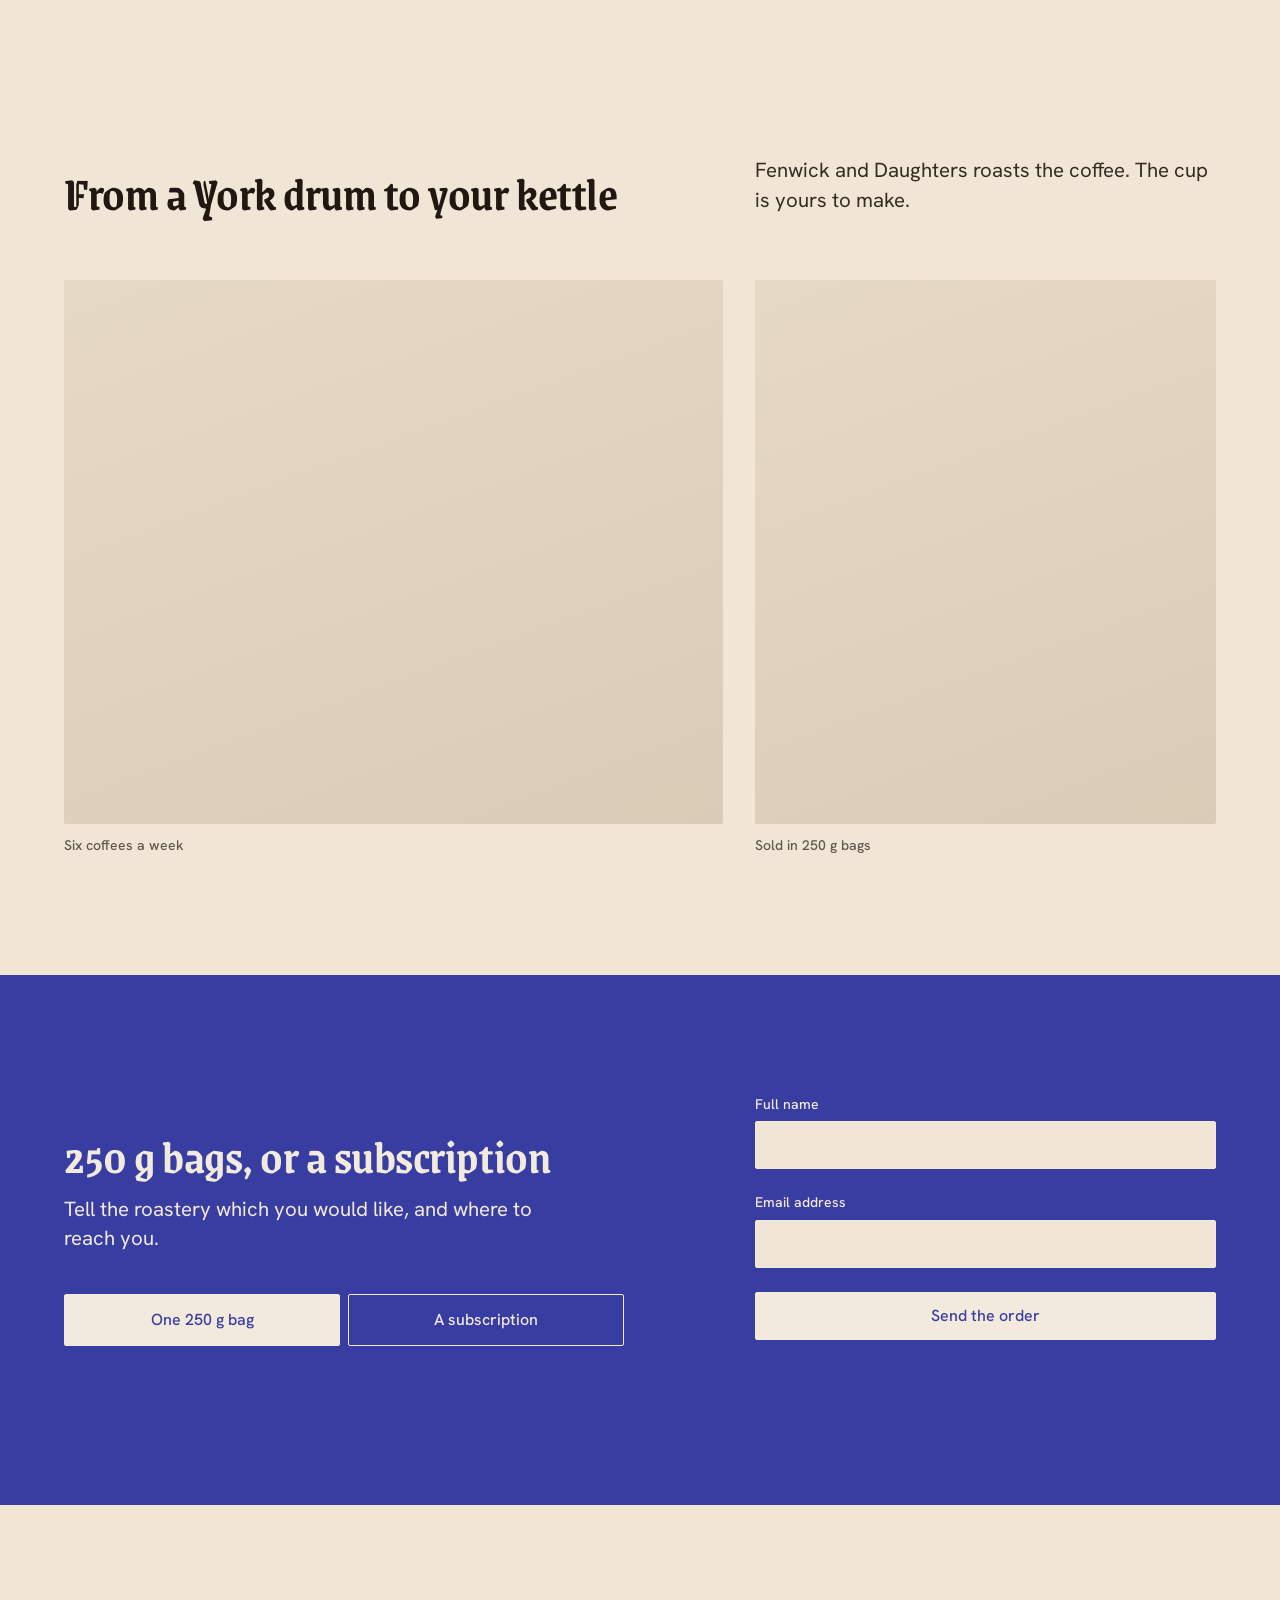
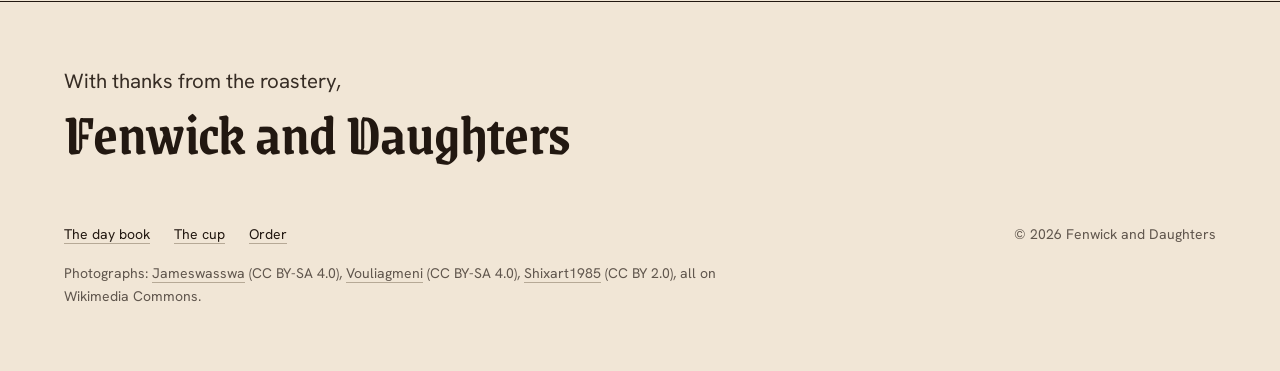
<file: .skills/hallmark/scripts/fixtures/exemplars/editorial.html>
<!doctype html>
<html lang="en-GB">
<head>
<meta charset="utf-8">
<meta name="viewport" content="width=device-width, initial-scale=1">
<title>Fenwick and Daughters, coffee roasted in York since 1921</title>
<meta name="description" content="Fenwick and Daughters roasts six coffees a week in York, sold in 250 g bags or by subscription.">
<link rel="preconnect" href="https://fonts.googleapis.com">
<link rel="preconnect" href="https://fonts.gstatic.com" crossorigin>
<link href="https://fonts.googleapis.com/css2?family=Grenze+Gotisch:wght@600&family=Hanken+Grotesk:wght@400;500;600&family=IBM+Plex+Mono:wght@400&display=swap" rel="stylesheet">
<style>
/* Hallmark · job: buy · shape: Trade Ledger (custom: the roast as a Poster, the house's day book set as its own ledger, the cup as a pair, the order on the pigment) · genre: editorial · theme: Vellum (by request)
 * hero: Poster · nav: masthead, the blackletter wordmark centred over a double rule, one link at each end · footer: letter close · imagery: photographs, library 3, warm con=6 · signature: the roast itself, beans swept round the cooling tray full-bleed under a parchment plate · vellum: parchment
 * axes: light/blackletter/cool · posture: committed · contrast: pass · fold: pass · v2.0.0 */
/* Hallmark · pre-emit critique: P4 H5 E4 S5 R4 V4 · weakest: E, the plate must not bury the hand and the falling beans; it rests on the tray's far side and the plain wall, so the stream and the lever stay clear */
/* Hallmark · hero-review: in-thread · fix · 1 finding · 1 resolved (the head breaks after York) */
/* Hallmark · finish-review: in-thread (the subagent limit was reached) · fix · 3 findings · 1 resolved (the order head failed the swap test, then its blackletter I read as J: now 250 g bags, or a subscription) · 2 answered (the pair's captions are card facts, imagery.md 5; the pair are the closest honest frames the library holds) · gap: none */
/* Hallmark · answered F4 · the order field inverts the primary to parchment on pigment, as the theme's own hint sets it for its one field */
:root {
  color-scheme: light;
  --space-3xs: 2px; --space-2xs: 4px; --space-xs: 8px; --space-sm: 12px; --space-md: 16px; --space-lg: 24px; --space-xl: 40px; --space-2xl: 64px; --space-3xl: 96px; --space-4xl: 144px;
  --text-xs: 0.8125rem; --text-sm: 0.875rem; --text-md: 1rem; --text-lg: 1.25rem; --text-xl: 1.5625rem; --text-2xl: 1.953rem; --text-3xl: 2.441rem;
  --text-display-s: clamp(2.25rem, 4vw + 0.5rem, 3.75rem); --text-display: clamp(2.75rem, 5vw + 1rem, 5.25rem);
  --text-section: clamp(2rem, 2.5vw + 1rem, 3.5rem); --text-title: clamp(1.25rem, 0.75vw + 0.875rem, 1.625rem); --text-lead: clamp(1.125rem, 0.35vw + 1rem, 1.375rem);
  --ease-out: cubic-bezier(0.16, 1, 0.3, 1); --ease-in: cubic-bezier(0.7, 0, 0.84, 0); --ease-in-out: cubic-bezier(0.65, 0, 0.35, 1);
  --dur-micro: 120ms; --dur-short: 220ms; --dur-long: 420ms;
  --color-error: oklch(52% 0.19 27); --color-success: oklch(50% 0.12 150);
  --container: 1440px; --gutter: 64px; --gap-columns: 32px; --section-gap-s: 120px; --section-gap: 144px; --section-gap-l: 176px;
  --z-base: 1; --z-raised: 10; --z-dropdown: 100; --z-sticky: 200; --z-sticky-nav: 300; --z-modal: 400; --z-toast: 500; --z-tooltip: 600;
  --color-paper: oklch(93% 0.025 80); --color-paper-2: oklch(89% 0.03 78); --color-paper-3: oklch(85% 0.032 76);
  --color-ink: oklch(22% 0.02 60); --color-ink-2: oklch(30% 0.02 60); --color-muted: oklch(46% 0.02 65);
  --color-rule: oklch(74% 0.03 75);
  --color-accent: oklch(42% 0.16 275); --color-accent-deep: oklch(34% 0.15 275); --color-accent-ink: oklch(94% 0.02 80);
  --color-focus: oklch(50% 0.17 275); --color-field: var(--color-accent);
  --font-display: "Grenze Gotisch", ui-serif, Georgia, serif; --font-body: "Hanken Grotesk", ui-sans-serif, sans-serif;
  --font-outlier: "IBM Plex Mono", ui-monospace, monospace;
  --radius-card: 2px; --radius-pill: 2px; --rule-hair: 1px; --shadow-card: none;
  --tracking-display: -0.01em; --fibre: 0.5;
}
*, *::before, *::after { box-sizing: border-box; }
html, body { overflow-x: clip; }
html { scrollbar-color: var(--color-muted) var(--color-paper); scroll-padding-top: var(--space-3xl); }
body { margin: 0; background: var(--color-paper); color: var(--color-ink); font-family: var(--font-body); font-size: var(--text-md); line-height: 1.55; -webkit-font-smoothing: antialiased; caret-color: var(--color-accent); }
::selection { background: color-mix(in oklab, var(--color-accent) 22%, transparent); color: var(--color-ink); }
:focus-visible { outline: 2px solid var(--color-focus); outline-offset: 2px; }
a { color: inherit; text-decoration-thickness: 1px; text-underline-offset: 0.16em; }
h1, h2, h3 { margin: 0; font-family: var(--font-display); font-weight: var(--display-weight, 700); font-synthesis: none; letter-spacing: var(--tracking-display); line-height: 1.05; overflow-wrap: break-word; min-width: 0; text-wrap: balance; }
h1 { max-width: 20ch; font-size: var(--text-display); } h2 { max-width: 30ch; font-size: var(--text-section); } h3 { max-width: 40ch; font-size: var(--text-title); line-height: 1.2; }
.lead { font-size: var(--text-lead); line-height: 1.45; max-width: 52ch; }
p { margin: 0; text-wrap: pretty; }
p:not([class]) { max-width: 65ch; }
img, video { max-width: 100%; height: auto; display: block; }
svg { display: block; }
[hidden] { display: none !important; }
button, input, select, textarea { font: inherit; }
.container { width: 100%; max-width: var(--container); margin-inline: auto; padding-inline: var(--gutter); box-sizing: border-box; }
.num, .figure, td.num { font-variant-numeric: tabular-nums; }
.visually-hidden { position: absolute; width: 1px; height: 1px; overflow: hidden; clip-path: inset(50%); white-space: nowrap; }
[data-slot] { position: relative; overflow: hidden; background: linear-gradient(160deg, var(--color-paper-2, var(--color-paper)), var(--color-paper-3, var(--color-paper))); }
[data-slot] > img { position: absolute; inset: 0; width: 100%; height: 100%; object-fit: cover; z-index: 1; }
[data-slot]:has(> img) > :not(img):not([data-keep]) { display: none !important; }
@media (max-width: 60rem) { :root { --gutter: 24px; --section-gap-s: 80px; --section-gap: 96px; --section-gap-l: 120px; } }
@media (max-width: 40rem) { :root { --gutter: 16px; --section-gap-s: 56px; --section-gap: 72px; --section-gap-l: 96px; --gap-columns: 16px; } }
@media (prefers-reduced-motion: reduce) { *:not(.keep-motion), *:not(.keep-motion)::before, *:not(.keep-motion)::after { animation-duration: 0.01ms !important; animation-iteration-count: 1 !important; transition-duration: 0.01ms !important; scroll-behavior: auto !important; } }
/* photographs: warm con=6 */
[data-slot] > img { filter: sepia(0.28) saturate(0.94) contrast(1.06); }
:root {
  --mast-h: 80px;
  --plate-w: 37rem;
  --color-field: var(--color-accent);
}

/* The fibre wash: long tan fibres, stitched so they never tile (texture.md, the low-frequency wash) */
.fibre { position: relative; isolation: isolate; }
.fibre::before { content: ""; position: absolute; inset: 0; z-index: -1; opacity: var(--fibre); mix-blend-mode: multiply; pointer-events: none;
  background-image: url("data:image/svg+xml,%3Csvg xmlns='http://www.w3.org/2000/svg' width='400' height='400'%3E%3Cfilter id='p' x='0' y='0' width='100%25' height='100%25'%3E%3CfeTurbulence type='fractalNoise' baseFrequency='0.004 0.02' numOctaves='4' seed='4' stitchTiles='stitch'/%3E%3CfeColorMatrix values='0 0 0 0 0.62 0 0 0 0 0.52 0 0 0 0 0.36 0 0 0 0.3 0'/%3E%3C/filter%3E%3Crect width='100%25' height='100%25' filter='url(%23p)'/%3E%3C/svg%3E"); }

/* Type */
h1, h2 { font-weight: 600; line-height: 0.92; color: var(--color-ink); }
h3 { font-family: var(--font-body); font-weight: 600; }
.lead { color: var(--color-ink-2); }

/* Controls */
.btn { display: inline-flex; align-items: center; justify-content: center; min-height: 48px; padding: 0 var(--space-lg); border: var(--rule-hair) solid var(--color-ink); border-radius: var(--radius-card); background: transparent; color: var(--color-ink); font: 500 var(--text-md)/1 var(--font-body); text-decoration: none; white-space: nowrap; cursor: pointer;
  transition: background-color var(--dur-micro) var(--ease-out), border-color var(--dur-micro) var(--ease-out), color var(--dur-micro) var(--ease-out); }
.btn:hover { background: var(--color-paper-2); }
.btn:active { transform: translateY(1px); }
.btn:focus-visible { outline: 2px solid var(--color-focus); outline-offset: 2px; }
.btn:disabled, .btn[aria-disabled="true"] { opacity: 0.55; cursor: not-allowed; transform: none; }
.btn--primary { background: var(--color-accent); border-color: var(--color-accent); color: var(--color-accent-ink); }
.btn--primary:hover { background: var(--color-accent-deep); border-color: var(--color-accent-deep); }

.skip { position: absolute; left: var(--space-md); top: calc(-1 * var(--space-3xl)); z-index: var(--z-toast); padding: var(--space-xs) var(--space-md); background: var(--color-ink); color: var(--color-paper); }
.skip:focus-visible { top: var(--space-md); }

/* Masthead */
.mast__bar { display: grid; grid-template-columns: minmax(0, 1fr) auto minmax(0, 1fr); align-items: center; min-height: calc(var(--mast-h) - 4px); border-bottom: 4px double var(--color-ink); }
.wordmark { font: 600 2rem/1 var(--font-display); letter-spacing: var(--tracking-display); color: var(--color-ink); text-decoration: none; white-space: nowrap; padding-block: var(--space-sm); }
.mast__link { justify-self: start; font: 600 var(--text-sm)/1 var(--font-body); color: var(--color-ink); padding-block: var(--space-sm); text-decoration: underline 1px; text-decoration-color: transparent; text-underline-offset: 0.3em;
  transition: text-decoration-color var(--dur-short) var(--ease-out), color var(--dur-micro) var(--ease-out); }
.mast__link--end { justify-self: end; }
.mast__link:hover { text-decoration-color: var(--color-accent); color: var(--color-accent); }
.wordmark:focus-visible, .mast__link:focus-visible { outline: 2px solid var(--color-focus); outline-offset: 4px; }

/* Hero: the roast, full-bleed, under a parchment plate */
.hero { position: relative; height: calc(100dvh - var(--mast-h)); min-height: 36rem; overflow: hidden; background: var(--color-ink); color: var(--color-paper); }
.hero__photo { position: absolute; inset: 0; margin: 0; }
.hero__photo > img { object-position: 50% 62%; }
.hero__inner { position: relative; z-index: var(--z-raised); height: 100%; display: flex; align-items: flex-end; justify-content: flex-end; padding-bottom: var(--space-2xl); box-sizing: border-box; }
.plate { width: min(100%, var(--plate-w)); box-sizing: border-box; padding: var(--space-xl); background: var(--color-paper); color: var(--color-ink); border-top: 4px double var(--color-ink); border-radius: var(--radius-card); }
.plate h1 { font-size: var(--text-display); max-width: 16ch; }
.plate .lead { margin-top: var(--space-lg); max-width: 30ch; }
.actions { display: flex; flex-wrap: wrap; gap: var(--space-sm); margin-top: var(--space-xl); }

@media (max-width: 60rem) {
  .hero { height: auto; min-height: 0; background: none; color: var(--color-ink); overflow: visible; }
  .hero__photo { position: relative; aspect-ratio: 4 / 3; }
  .hero__inner { height: auto; padding-bottom: 0; }
  .plate { width: 100%; padding: var(--space-xl) 0 0; background: none; border-top: 0; }
  .plate.fibre::before { display: none; }
  .wordmark { font-size: 1.875rem; }
}
@media (max-width: 40rem) {
  .mast__bar { grid-template-columns: auto; justify-items: center; row-gap: var(--space-2xs); padding-block: var(--space-xs); }
  .mast__link { display: none; }
}

/* Shared section grid: one container, twelve columns, one column gap */
.split { display: grid; grid-template-columns: repeat(12, minmax(0, 1fr)); column-gap: var(--gap-columns); }
.band { background: var(--color-paper-2); padding-block: var(--section-gap-s); }
.photo { margin: 0; border-radius: var(--radius-card); }
.photo > img { outline: var(--rule-hair) solid var(--color-rule); outline-offset: -1px; }
figcaption { margin-top: var(--space-sm); font: 500 var(--text-sm)/1.4 var(--font-body); color: var(--color-muted); }

/* The day book: the house's ledger on the fibre band, the entries kept in the hand of the wordmark */
.ledger__grid { align-items: start; }
.ledger__text { grid-column: 1 / span 4; position: sticky; top: var(--space-2xl); }
.ledger__text h2 { font-size: var(--text-display); max-width: 9ch; }
.ledger .lead { margin-top: var(--space-lg); max-width: 22ch; }
.ledger__book { grid-column: 6 / span 7; }
.book { width: 100%; border-collapse: collapse; font-size: var(--text-lg); line-height: 1.35; }
.book thead th { padding: 0 0 var(--space-sm); border-bottom: 4px double var(--color-ink); font: 500 var(--text-sm)/1.3 var(--font-body); color: var(--color-muted); text-align: left; }
.book td, .book tbody th { padding: var(--space-lg) 0; border-top: var(--rule-hair) solid var(--color-rule); vertical-align: baseline; }
.book tbody tr:first-child > * { border-top: 0; }
.book tbody tr:last-child > * { border-bottom: var(--rule-hair) solid var(--color-ink); }
.book tbody th { font-weight: 500; text-align: left; color: var(--color-ink); }
.book .idx { width: 3.5rem; font-weight: 600; color: var(--color-accent); }
.book .r, .book thead th.r { text-align: right; }
.book td.r { font: 600 var(--text-2xl)/1 var(--font-display); letter-spacing: var(--tracking-display); color: var(--color-ink); }
.book td.r .unit { font: 500 var(--text-md)/1 var(--font-body); color: var(--color-ink-2); }
.book .num { font-variant-numeric: lining-nums tabular-nums; }

/* The cup: one wide frame, then a pair, each with its fact */
.cup { padding-top: var(--section-gap-l); }
.cup__head { align-items: end; }
.cup__head h2 { grid-column: 1 / span 6; }
.cup__head .lead { grid-column: 8 / span 5; }
.cup__pair { margin-top: var(--space-2xl); }
.cup__pair > figure { margin: 0; }
.cup__note { grid-column: 1 / span 7; }
.cup__cup { grid-column: 8 / span 5; }
.cup__pair .photo { height: 34rem; }

/* The order, on the one pigment field */
.order-band { margin-top: var(--section-gap-s); padding-block: var(--section-gap-s); background: var(--color-field); color: var(--color-accent-ink); }
.order-band h2 { color: var(--color-accent-ink); }
.order-band .lead { margin-top: var(--space-md); color: var(--color-accent-ink); }
.order-band :focus-visible { outline-color: var(--color-accent-ink); }
.order { align-items: center; }
.order__text { grid-column: 1 / span 6; }
.order__fields { grid-column: 8 / span 5; display: grid; gap: var(--space-lg); }
.seg { display: grid; grid-template-columns: repeat(2, minmax(0, 1fr)); gap: var(--space-xs); margin: var(--space-xl) 0 0; padding: 0; border: 0; }
.field label { font: 500 var(--text-sm)/1.3 var(--font-body); color: var(--color-accent-ink); }
.seg input { position: absolute; width: 1px; height: 1px; opacity: 0; }
.seg label { display: flex; align-items: center; justify-content: center; min-height: 52px; padding: 0 var(--space-md); border: var(--rule-hair) solid var(--color-accent-ink); border-radius: var(--radius-card); font-weight: 500; cursor: pointer;
  transition: background-color var(--dur-micro) var(--ease-out), color var(--dur-micro) var(--ease-out); }
.seg label:hover { background: var(--color-accent-deep); }
.seg input:checked + label { background: var(--color-accent-ink); color: var(--color-accent); }
.seg input:focus-visible + label { outline: 2px solid var(--color-accent-ink); outline-offset: 2px; }
.field { display: grid; gap: var(--space-xs); }
.field input { min-height: 48px; padding: 0 var(--space-md); border: var(--rule-hair) solid var(--color-accent-ink); border-radius: var(--radius-card); background: var(--color-paper); color: var(--color-ink); outline: 2px solid transparent; outline-offset: 2px; }
.field input:focus-visible { outline-color: var(--color-accent-ink); }
.field input[aria-invalid] { border-color: var(--color-error); box-shadow: inset 0 0 0 1px var(--color-error); }
.field input:disabled { opacity: 0.55; cursor: not-allowed; }
.btn--on-field { width: 100%; background: var(--color-accent-ink); border-color: var(--color-accent-ink); color: var(--color-accent); }
.btn--on-field:hover { background: var(--color-paper-2); border-color: var(--color-paper-2); }
.help { min-height: 1lh; font-size: var(--text-sm); color: var(--color-accent-ink); }

/* The letter close */
.letter { padding-block: var(--space-3xl) var(--space-2xl); }
.letter__inner { padding-top: var(--space-2xl); border-top: var(--rule-hair) solid var(--color-ink); }
.letter__sign { font-size: var(--text-lead); color: var(--color-ink-2); }
.letter__name { margin-top: var(--space-xs); font: 600 var(--text-display-s)/0.92 var(--font-display); letter-spacing: var(--tracking-display); color: var(--color-ink); }
.letter__foot { display: flex; flex-wrap: wrap; justify-content: space-between; align-items: baseline; gap: var(--space-md) var(--space-xl); margin-top: var(--space-2xl); }
.letter__nav { display: flex; flex-wrap: wrap; gap: var(--space-lg); }
.letter__nav a { font-size: var(--text-sm); color: var(--color-ink); text-decoration-color: var(--color-rule); text-underline-offset: 0.25em; transition: text-decoration-color var(--dur-short) var(--ease-out); }
.letter__nav a:hover { text-decoration-color: var(--color-accent); }
.letter__nav a:focus-visible { outline: 2px solid var(--color-focus); outline-offset: 2px; }
.legal { font-size: var(--text-sm); color: var(--color-muted); }
.letter__credit { flex: 1 0 100%; max-width: 88ch; font-size: var(--text-sm); line-height: 1.6; color: var(--color-muted); }
.letter__credit a { color: inherit; text-decoration-color: var(--color-rule); text-underline-offset: 0.25em; }
.letter__credit a:hover { color: var(--color-ink); text-decoration-color: var(--color-accent); }

@media (max-width: 60rem) {
  .ledger__text, .ledger__book, .cup__head h2, .cup__head .lead, .cup__note, .cup__cup, .order__text, .order__fields { grid-column: 1 / -1; }
  .ledger__text { position: static; }
  .ledger__book { margin-top: var(--space-2xl); }
  .book td.r { font-size: var(--text-xl); }
  .cup__head .lead { margin-top: var(--space-md); }
  .cup__pair { row-gap: var(--space-xl); }
  .cup__pair .photo { height: auto; aspect-ratio: 4 / 3; }
  .order__fields { margin-top: var(--space-xl); }
}
@media (max-width: 40rem) {
  .book { font-size: var(--text-md); }
  .book .idx { width: 2rem; }
}
</style>
<script>document.documentElement.classList.add('js');</script>
</head>
<body id="top">
<a class="skip" href="#main">Skip to content</a>

<header class="mast">
  <div class="container mast__bar">
    <a class="mast__link" href="#daybook">The day book</a>
    <a class="wordmark" href="#top" aria-label="Fenwick and Daughters, back to the top">Fenwick and Daughters</a>
    <a class="mast__link mast__link--end" href="#order">Order</a>
  </div>
</header>

<main id="main">
  <section class="hero" aria-labelledby="hero-h">
    <figure class="hero__photo" data-slot="roaster" data-alt="The York roaster at work, a fresh roast tipping into the cooling tray">
      <img src="https://upload.wikimedia.org/wikipedia/commons/thumb/3/3b/Cooling_time_for_coffee.jpg/1280px-Cooling_time_for_coffee.jpg" width="1920" height="1348" fetchpriority="high"
           alt="A fresh roast swept round the cooling tray by its paddle arm" style="object-position: 50% 55%">
    </figure>
    <div class="container hero__inner">
      <div class="plate fibre">
        <h1 id="hero-h">Roasted in York<br> since 1921</h1>
        <p class="lead">Six coffees a week, sold by the bag or by subscription.</p>
        <div class="actions">
          <a class="btn btn--primary" href="#order" data-kind="subscription">Start a subscription</a>
          <a class="btn" href="#order" data-kind="bag">Buy a bag</a>
        </div>
      </div>
    </div>
  </section>

  <section class="ledger band fibre" id="daybook" aria-labelledby="ledger-h">
    <div class="container split ledger__grid">
      <div class="ledger__text">
        <h2 id="ledger-h">Written in the day book</h2>
        <p class="lead">Five lines the roastery keeps to.</p>
      </div>
      <div class="ledger__book">
        <table class="book">
          <thead>
            <tr><th scope="col">No.</th><th scope="col">Entry</th><th scope="col" class="r">Kept</th></tr>
          </thead>
          <tbody>
            <tr><td class="idx">1</td><th scope="row">Coffees roasted each week</th><td class="r"><span class="num">6</span></td></tr>
            <tr><td class="idx">2</td><th scope="row">Weight of each bag</th><td class="r"><span class="num">250</span>&nbsp;<span class="unit">g</span></td></tr>
            <tr><td class="idx">3</td><th scope="row">Ways to buy</th><td class="r">By the bag, or by subscription</td></tr>
            <tr><td class="idx">4</td><th scope="row">Roastery</th><td class="r">York</td></tr>
            <tr><td class="idx">5</td><th scope="row">Roasting since</th><td class="r"><span class="num">1921</span></td></tr>
          </tbody>
        </table>
      </div>
    </div>
  </section>

  <section class="cup" id="cup" aria-labelledby="cup-h">
    <div class="container">
      <div class="split cup__head">
        <h2 id="cup-h">From a York drum to your kettle</h2>
        <p class="lead">Fenwick and Daughters roasts the coffee. The cup is yours to make.</p>
      </div>
      <div class="split cup__pair">
        <figure class="cup__note">
          <div class="photo" data-slot="desk" data-alt="The York roaster between roasts, the drum over its cooling tray">
            <img src="https://upload.wikimedia.org/wikipedia/commons/thumb/2/2d/Coffee_roasting_machine%2C_The_Roastery%2C_Coaltown_Coffee%2C_Ammanford%2C_Wales.jpg/1280px-Coffee_roasting_machine%2C_The_Roastery%2C_Coaltown_Coffee%2C_Ammanford%2C_Wales.jpg" width="1920" height="2560" loading="lazy"
                 alt="A drum coffee roaster above its copper cooling tray in a roastery" style="object-position: 50% 69%">
          </div>
          <figcaption>Six coffees a week</figcaption>
        </figure>
        <figure class="cup__cup">
          <div class="photo" data-slot="cup" data-alt="A cup of Fenwick and Daughters coffee on the shop counter">
            <img src="https://upload.wikimedia.org/wikipedia/commons/thumb/5/52/Espresso_coffee_pouring_from_retro_espresso_machine.jpg/1280px-Espresso_coffee_pouring_from_retro_espresso_machine.jpg" width="1920" height="2876" loading="lazy"
                 alt="Espresso streaming from a chrome machine into two glass cups" style="object-position: 50% 62%">
          </div>
          <figcaption>Sold in 250&nbsp;g bags</figcaption>
        </figure>
      </div>
    </div>
  </section>

  <section class="order-band" id="order" aria-labelledby="order-h">
    <div class="container">
      <form class="split order" data-endpoint="" novalidate>
        <div class="order__text">
          <h2 id="order-h">250&nbsp;g bags, or a subscription</h2>
          <p class="lead">Tell the roastery which you would like, and where to reach you.</p>
          <fieldset class="seg">
            <legend class="visually-hidden">How would you like it?</legend>
            <input type="radio" name="kind" id="kind-bag" value="bag" checked><label for="kind-bag">One 250&nbsp;g bag</label>
            <input type="radio" name="kind" id="kind-sub" value="subscription"><label for="kind-sub">A subscription</label>
          </fieldset>
        </div>
        <div class="order__fields">
          <div class="field">
            <label for="order-name">Full name</label>
            <input id="order-name" name="name" type="text" autocomplete="name" required>
          </div>
          <div class="field">
            <label for="order-email">Email address</label>
            <input id="order-email" name="email" type="email" autocomplete="email" inputmode="email" required>
          </div>
          <button class="btn btn--on-field" type="submit">Send the order</button>
          <p class="help" id="order-help" aria-live="polite"></p>
        </div>
      </form>
    </div>
  </section>
</main>

<footer class="letter">
  <div class="container letter__inner">
    <p class="letter__sign">With thanks from the roastery,</p>
    <p class="letter__name">Fenwick and Daughters</p>
    <div class="letter__foot">
      <nav class="letter__nav" aria-label="Footer">
        <a href="#daybook">The day book</a>
        <a href="#cup">The cup</a>
        <a href="#order">Order</a>
      </nav>
      <p class="legal">&copy; 2026 Fenwick and Daughters</p>
      <p class="letter__credit" data-credits>Photographs: <a href="https://commons.wikimedia.org/wiki/File:Cooling_time_for_coffee.jpg">Jameswasswa</a> (CC&nbsp;BY-SA&nbsp;4.0), <a href="https://commons.wikimedia.org/wiki/File:Coffee_roasting_machine,_The_Roastery,_Coaltown_Coffee,_Ammanford,_Wales.jpg">Vouliagmeni</a> (CC&nbsp;BY-SA&nbsp;4.0), <a href="https://commons.wikimedia.org/wiki/File:Espresso_coffee_pouring_from_retro_espresso_machine.jpg">Shixart1985</a> (CC&nbsp;BY&nbsp;2.0), all on Wikimedia Commons.</p>
    </div>
  </div>
</footer>

<script>
window.hallmarkSlots = (m) => { for (const [k, v] of Object.entries(m)) { const s = document.querySelector(`[data-slot="${k}"]`); if (!s) continue; const im = new Image(); im.src = typeof v === 'string' ? v : v.src; im.alt = (typeof v === 'object' && v.alt) || s.dataset.alt || ''; s.querySelectorAll(':scope > img').forEach((o) => o.remove()); s.prepend(im); } };
document.querySelectorAll('[data-slot] > img').forEach((i) => { if (i.complete && !i.naturalWidth) i.remove(); else i.addEventListener('error', () => i.remove(), { once: true }); });
document.querySelectorAll('[data-kind]').forEach((a) => a.addEventListener('click', () => { const r = document.getElementById(a.dataset.kind === 'subscription' ? 'kind-sub' : 'kind-bag'); if (r) r.checked = true; }));
document.querySelectorAll('form[data-endpoint]').forEach((form) => {
  const help = form.querySelector('[aria-live]');
  const fields = [...form.querySelectorAll('input[required]')];
  form.addEventListener('submit', (e) => {
    e.preventDefault();
    const bad = fields.filter((i) => !i.checkValidity());
    fields.forEach((i) => { i.toggleAttribute('aria-invalid', bad.includes(i)); if (bad.includes(i)) i.setAttribute('aria-describedby', help.id); else i.removeAttribute('aria-describedby'); });
    if (bad.length) { help.textContent = bad[0].type === 'email' ? 'That email address looks incomplete. Write it as name@example.com.' : 'Add your name, so the roastery knows who the coffee is for.'; bad[0].focus(); return; }
    if (!form.dataset.endpoint) { help.textContent = 'Nothing was sent: this form is not connected yet.'; return; }
    fetch(form.dataset.endpoint, { method: 'POST', body: new FormData(form) })
      .then((r) => { help.textContent = r.ok ? 'The roastery has your order and will write to ' + form.elements.email.value.trim() + '.' : 'That did not go through. Try again in a minute.'; })
      .catch(() => { help.textContent = 'That did not go through. Try again in a minute.'; });
  });
});
</script>
</body>
</html>
</file>
<file: .skills/rex-website/templates/portfolio/tokens.css>
/* REX Cybersecurity web tokens.
   Source of truth: BRAND.md + identity/rex/kit/A/tokens. Dark-first.
   Theme resolution: [data-theme] on <html> wins; otherwise prefers-color-scheme; otherwise dark.
   Contrast notes (WCAG 2.2, measured): see references/tokens.md. */

:root {
  /* ---- Brand palette (confirmed, do not alter) ---- */
  --rex-obsidian: #09090B;
  --rex-indigo:   #312E81;
  --rex-blue:     #2563EB;
  --rex-purple:   #A855F7;
  --rex-white:    #FFFFFF;

  /* ---- Tints from kit A ramps (ext-1 = blue, ext-2 = purple) ---- */
  --rex-blue-400:   #89B1FE;
  --rex-blue-500:   #6D9DFD;  /* blue text on dark, 7.5:1 on obsidian */
  --rex-blue-800:   #184EC7;  /* hover for blue fills */
  --rex-purple-400: #C79BFE;
  --rex-purple-700: #902DE0;  /* purple text on white, 5.8:1 */
  --rex-zinc-950:   #09090B;
  --rex-zinc-925:   #0F0F12;
  --rex-zinc-900:   #141418;
  --rex-zinc-850:   #1A1A1F;
  --rex-zinc-800:   #27272A;
  --rex-zinc-700:   #3F3F46;
  --rex-zinc-400:   #A1A1AA;
  --rex-zinc-600:   #52525B;
  --rex-zinc-100:   #F4F4F5;
  --rex-zinc-50:    #F7F7F8;

  --rex-gradient: linear-gradient(120deg, var(--rex-blue) 0%, #5145E8 55%, var(--rex-purple) 100%);

  /* ---- Typography ---- */
  --font-display: "Space Grotesk", system-ui, sans-serif;
  --font-text: Arial, Helvetica, sans-serif;
  --font-mono: "IBM Plex Mono", ui-monospace, Consolas, monospace;

  /* Kit A scale: H1 64/1.05, H2 40/1.1, H3 28/1.2, body 18/1.5, small 14/1.45. Fluid down to mobile. */
  --step-display: clamp(2.5rem, 1.55rem + 3.6vw, 4.5rem);
  --step-h1:      clamp(2.25rem, 1.6rem + 2.6vw, 4rem);
  --step-h2:      clamp(1.75rem, 1.4rem + 1.4vw, 2.5rem);
  --step-h3:      clamp(1.25rem, 1.1rem + 0.6vw, 1.75rem);
  --step-body:    1.125rem;
  --step-small:   0.875rem;
  --step-label:   0.75rem;   /* IBM Plex Mono uppercase labels */
  --lh-display: 1.05;
  --lh-heading: 1.1;
  --lh-body: 1.5;
  --track-display: 0.02em;
  --track-mono: 0.04em;

  /* ---- Spacing (4px base) and layout ---- */
  --space-1: 0.25rem;  --space-2: 0.5rem;  --space-3: 0.75rem; --space-4: 1rem;
  --space-5: 1.5rem;   --space-6: 2rem;    --space-7: 3rem;    --space-8: 4rem;
  --space-9: 6rem;     --space-10: 8rem;
  --section-pad: clamp(4.5rem, 3rem + 6vw, 9rem);
  --container: 76rem;            /* 1216px content width */
  --gutter: clamp(1rem, 0.5rem + 1.6vw, 2rem);
  --page-pad: clamp(1.25rem, 0.6rem + 3vw, 3rem);
  --cut: clamp(2rem, 5vw, 5.5rem);  /* diagonal section cut height */
  --chamfer: 14px;                  /* angled-frame corner */
  --radius: 2px;                    /* geometry is sharp; never pill-shaped except chips */

  --ease: cubic-bezier(0.2, 0.7, 0.2, 1);
  --dur: 180ms;

  /* ---- Semantic: DARK (default) ---- */
  color-scheme: dark;
  --bg:            var(--rex-obsidian);
  --bg-raised:     var(--rex-zinc-925);
  --surface:       var(--rex-zinc-900);
  --surface-2:     var(--rex-zinc-850);
  --border:        var(--rex-zinc-800);
  --border-strong: var(--rex-zinc-700);
  --text:          var(--rex-zinc-100);   /* 18.1:1 */
  --text-muted:    var(--rex-zinc-400);   /* 7.8:1 */
  --heading:       var(--rex-white);
  --accent:        var(--rex-blue);       /* fills, rules, large text only (3.9:1 on obsidian) */
  --accent-hover:  #3B74F0;
  --on-accent:     var(--rex-white);      /* 5.2:1 on blue */
  --accent-text:   var(--rex-blue-500);   /* links and small accent text */
  --accent-2:      var(--rex-purple);
  --accent-2-text: var(--rex-purple);     /* 5.0:1 on obsidian */
  --depth:         var(--rex-indigo);     /* surfaces, glows, never text on dark */
  --focus:         var(--rex-blue-500);
  --code-bg:       #0C0C10;
  --code-text:     #E4E4E7;
  --dot:           rgba(109, 157, 253, 0.22);
  --hero-art:      url("assets/graphics/02-diagonal-cuts-slanted-blocks.svg");
  --theme-color:   #09090B;
}

/* ---- Semantic: LIGHT ---- */
@media (prefers-color-scheme: light) {
  :root:not([data-theme="dark"]) {
    color-scheme: light;
    --bg:            var(--rex-white);
    --bg-raised:     var(--rex-zinc-50);
    --surface:       var(--rex-white);
    --surface-2:     #EFEFF3;
    --border:        #E4E4E7;
    --border-strong: #D4D4D8;
    --text:          #18181B;              /* 17.7:1 */
    --text-muted:    var(--rex-zinc-600);  /* 7.7:1 */
    --heading:       var(--rex-obsidian);
    --accent:        var(--rex-blue);      /* 5.2:1 on white, OK for text */
    --accent-hover:  var(--rex-blue-800);
    --on-accent:     var(--rex-white);
    --accent-text:   #1D4ED8;              /* 6.7:1 */
    --accent-2:      var(--rex-purple);
    --accent-2-text: var(--rex-purple-700);/* 5.8:1 */
    --depth:         var(--rex-indigo);    /* 11.4:1 on white, OK for text */
    --focus:         var(--rex-blue);
    --code-bg:       var(--rex-obsidian);  /* code blocks stay dark in both themes */
    --code-text:     #E4E4E7;
    --dot:           rgba(37, 99, 235, 0.18);
    --hero-art:      url("assets/graphics/02-diagonal-cuts-slanted-blocks-light.svg");
    --theme-color:   #FFFFFF;
  }
}
[data-theme="light"] {
  color-scheme: light;
  --bg:            var(--rex-white);
  --bg-raised:     var(--rex-zinc-50);
  --surface:       var(--rex-white);
  --surface-2:     #EFEFF3;
  --border:        #E4E4E7;
  --border-strong: #D4D4D8;
  --text:          #18181B;
  --text-muted:    var(--rex-zinc-600);
  --heading:       var(--rex-obsidian);
  --accent:        var(--rex-blue);
  --accent-hover:  var(--rex-blue-800);
  --on-accent:     var(--rex-white);
  --accent-text:   #1D4ED8;
  --accent-2:      var(--rex-purple);
  --accent-2-text: var(--rex-purple-700);
  --depth:         var(--rex-indigo);
  --focus:         var(--rex-blue);
  --code-bg:       var(--rex-obsidian);
  --code-text:     #E4E4E7;
  --dot:           rgba(37, 99, 235, 0.18);
  --hero-art:      url("assets/graphics/02-diagonal-cuts-slanted-blocks-light.svg");
  --theme-color:   #FFFFFF;
}
</file>
<file: .skills/rex-website/templates/portfolio/styles.css>
/* REX portfolio template. Requires tokens.css. No framework, no build step. */

/* ---------- Base ---------- */
*, *::before, *::after { box-sizing: border-box; }
html { -webkit-text-size-adjust: 100%; scroll-behavior: smooth; scroll-padding-top: 5rem; }
body {
  margin: 0;
  background: var(--bg);
  color: var(--text);
  font: 400 var(--step-body)/var(--lh-body) var(--font-text);
  text-rendering: optimizeLegibility;
  -webkit-font-smoothing: antialiased;
  overflow-x: clip;
}
img, svg { display: block; max-width: 100%; }
h1, h2, h3 {
  font-family: var(--font-display);
  font-weight: 700;
  color: var(--heading);
  letter-spacing: var(--track-display);
  line-height: var(--lh-heading);
  margin: 0 0 var(--space-5);
  text-wrap: balance;
}
h2 { font-size: var(--step-h2); }
h3 { font-size: var(--step-h3); font-weight: 500; line-height: 1.2; letter-spacing: 0; }
p { margin: 0 0 var(--space-4); text-wrap: pretty; }
a { color: var(--accent-text); text-underline-offset: 0.2em; text-decoration-thickness: 1px; }
a:hover { text-decoration-thickness: 2px; }
ul[role="list"], ol { list-style: none; margin: 0; padding: 0; }
.muted { color: var(--text-muted); }

/* Focus: always visible, 2px ring with offset, brand blue tint. */
:focus-visible { outline: 2px solid var(--focus); outline-offset: 3px; border-radius: var(--radius); }

.skip-link {
  position: absolute; left: var(--space-4); top: -100px; z-index: 100;
  background: var(--accent); color: var(--on-accent);
  padding: var(--space-2) var(--space-4); font-family: var(--font-mono); font-size: var(--step-small);
}
.skip-link:focus { top: var(--space-4); }

/* ---------- Layout: container + 12-column grid ---------- */
.container { width: 100%; max-width: calc(var(--container) + 2 * var(--page-pad)); margin-inline: auto; padding-inline: var(--page-pad); }
.grid-12 { display: grid; grid-template-columns: repeat(12, minmax(0, 1fr)); column-gap: var(--gutter); row-gap: var(--space-7); }
.col-3 { grid-column: span 3; } .col-4 { grid-column: span 4; } .col-5 { grid-column: span 5; }
.col-6 { grid-column: span 6; } .col-7 { grid-column: span 7; } .col-12 { grid-column: 1 / -1; }
@media (max-width: 1080px) {
  .col-3 { grid-column: span 6; }
  .col-4 { grid-column: span 6; }
  .col-5, .col-7 { grid-column: 1 / -1; }
}
@media (max-width: 680px) {
  .grid-12 { row-gap: var(--space-6); }
  .grid-12 > * { grid-column: 1 / -1; }
}
.stack > * + * { margin-top: var(--space-7); }

/* ---------- Sections and diagonal cuts ---------- */
.section { position: relative; padding-block: var(--section-pad); }
.section-head { max-width: 46rem; margin-bottom: var(--space-8); }
.section-head--split { max-width: none; display: flex; justify-content: space-between; align-items: end; gap: var(--space-5); flex-wrap: wrap; }
.section-head--split h2 { margin-bottom: 0; }

/* Primary motif. Same angle everywhere: rises left-to-right on top, falls on bottom.
   The extra padding keeps content clear of the cut. */
.section--cut {
  background: var(--bg-raised);
  padding-block: calc(var(--section-pad) * 0.8 + var(--cut));
  clip-path: polygon(0 var(--cut), 100% 0, 100% calc(100% - var(--cut)), 0 100%);
  margin-block: calc(var(--cut) * -0.5);
}
.section--cut::before { /* hairline accent on the top cut */
  content: ""; position: absolute; inset: 0; pointer-events: none;
  background: var(--rex-gradient);
  clip-path: polygon(0 var(--cut), 100% 0, 100% 2px, 0 calc(var(--cut) + 2px));
  opacity: 0.9;
}
.section--dots { background-image: radial-gradient(var(--dot) 1.2px, transparent 1.6px); background-size: 22px 22px; background-color: var(--bg-raised); }


/* ---------- Typography helpers ---------- */
.label, .eyebrow, .card__index, .card__meta, .timeline__date, .contact-list dt, .chip {
  font-family: var(--font-mono); font-weight: 500; font-size: var(--step-label);
  letter-spacing: var(--track-mono); text-transform: uppercase;
}
.label { color: var(--accent-text); margin-bottom: var(--space-4); }
.label--plain { color: var(--text-muted); margin: 0; }
.acr-line { text-transform: none; } /* never uppercase the expansion: eXclusion keeps its stylised X */
.eyebrow { display: flex; align-items: center; gap: var(--space-3); color: var(--text-muted); margin-bottom: var(--space-6); }
.eyebrow__rule { width: 2.5rem; height: 2px; background: var(--rex-gradient); }

/* ---------- Header + lockup ---------- */
.site-header {
  position: sticky; top: 0; z-index: 50;
  background: color-mix(in srgb, var(--bg) 88%, transparent);
  backdrop-filter: saturate(140%) blur(10px);
  border-bottom: 1px solid var(--border);
}
.site-header__inner { display: flex; align-items: center; gap: var(--space-6); min-height: 4.25rem; }
.lockup { display: inline-flex; align-items: center; gap: 0.7rem; color: var(--heading); text-decoration: none; flex: none; }
.lockup__icon { width: 30px; height: 30px; flex: none; }
.lockup__wordmark { height: 17px; width: auto; }
.site-nav { margin-left: auto; }
.site-nav ul { display: flex; gap: var(--space-6); list-style: none; margin: 0; padding: 0; }
.site-nav a {
  color: var(--text); text-decoration: none; font-family: var(--font-mono); font-size: var(--step-small);
  letter-spacing: var(--track-mono); text-transform: uppercase; padding-block: var(--space-2);
  border-bottom: 2px solid transparent;
}
.site-nav a:hover { border-bottom-color: var(--accent); }

.theme-toggle {
  display: inline-grid; place-items: center; width: 44px; height: 44px; flex: none;
  background: transparent; color: var(--text); border: 1px solid var(--border-strong); border-radius: var(--radius); cursor: pointer;
}
.theme-toggle:hover { border-color: var(--accent); color: var(--heading); }
.theme-toggle__icon { width: 20px; height: 20px; }
.theme-toggle__icon--moon { display: none; }
[data-theme="light"] .theme-toggle__icon--sun { display: none; }
[data-theme="light"] .theme-toggle__icon--moon { display: block; }
@media (prefers-color-scheme: light) {
  :root:not([data-theme="dark"]) .theme-toggle__icon--sun { display: none; }
  :root:not([data-theme="dark"]) .theme-toggle__icon--moon { display: block; }
}

@media (max-width: 680px) {
  .site-header__inner { flex-wrap: wrap; row-gap: 0; column-gap: var(--space-4); padding-block: var(--space-2); }
  .site-nav { order: 3; width: 100%; margin-left: 0; overflow-x: auto; scrollbar-width: none; }
  .site-nav ul { gap: var(--space-5); padding-bottom: var(--space-1); }
  .theme-toggle { margin-left: auto; }
}
@media (max-width: 360px) {
  .site-nav ul { gap: var(--space-4); }
  .site-nav a { font-size: 0.8125rem; letter-spacing: 0.02em; }
}

/* ---------- Buttons and links ---------- */
.btn {
  display: inline-flex; align-items: center; justify-content: center; gap: var(--space-2);
  min-height: 48px; padding: 0 var(--space-5);
  font-family: var(--font-mono); font-weight: 500; font-size: var(--step-small);
  letter-spacing: var(--track-mono); text-transform: uppercase; text-decoration: none;
  border: 1px solid transparent; border-radius: var(--radius);
  transition: background-color var(--dur) var(--ease), border-color var(--dur) var(--ease), color var(--dur) var(--ease);
}
.btn--primary { background: var(--accent); color: var(--on-accent); clip-path: polygon(0 0, calc(100% - 10px) 0, 100% 10px, 100% 100%, 0 100%); }
.btn--primary:hover { background: var(--accent-hover); }
.btn--ghost { color: var(--heading); border-color: var(--border-strong); background: transparent; }
.btn--ghost:hover { border-color: var(--accent); }
.btn--block { width: 100%; }
.btn:focus-visible { clip-path: none; }
.link-arrow { font-family: var(--font-mono); font-size: var(--step-small); text-transform: uppercase; letter-spacing: var(--track-mono); text-decoration: none; }
.link-arrow:hover { text-decoration: underline; }

/* ---------- Hero ---------- */
.hero {
  position: relative; isolation: isolate;
  padding-block: clamp(4rem, 2rem + 8vw, 9rem) clamp(5rem, 3rem + 8vw, 10rem);
  background-color: var(--bg);
  overflow: hidden;
  clip-path: polygon(0 0, 100% 0, 100% calc(100% - var(--cut)), 0 100%); /* same angle as .section--cut bottom */
}
.hero::before { /* brand graphic, decorative, SVG so it stays light */
  content: ""; position: absolute; inset: 0; z-index: -2;
  background: var(--hero-art) right center / cover no-repeat;
}
.hero::after { /* legibility scrim from the copy side */
  content: ""; position: absolute; inset: 0; z-index: -1;
  background: linear-gradient(90deg, var(--bg) 0%, var(--bg) 38%, color-mix(in srgb, var(--bg) 55%, transparent) 62%, transparent 100%);
}
.hero__copy { grid-column: 1 / span 8; }
.hero__title {
  font-size: var(--step-display); line-height: var(--lh-display); font-weight: 700;
  margin-bottom: var(--space-6);
}
.acr { display: block; white-space: nowrap; }
.acr b { font-weight: 700; color: var(--accent-text); }
.acr__sep { color: var(--accent-2-text); }
.hero__lead { font-size: clamp(1.125rem, 1rem + 0.4vw, 1.3125rem); color: var(--text-muted); max-width: 38rem; margin-bottom: var(--space-7); }
.hero__actions { display: flex; flex-wrap: wrap; gap: var(--space-4); margin-bottom: var(--space-8); }
.hero__meta { display: flex; flex-wrap: wrap; gap: var(--space-5) var(--space-7); margin: 0; padding-top: var(--space-5); border-top: 1px solid var(--border); max-width: 44rem; }
.hero__meta dt { font-family: var(--font-mono); font-size: var(--step-label); letter-spacing: var(--track-mono); text-transform: uppercase; color: var(--text-muted); margin-bottom: var(--space-1); }
.hero__meta dd { margin: 0; color: var(--heading); font-size: var(--step-small); }

@media (max-width: 1080px) {
  .hero__copy { grid-column: 1 / -1; }
  .hero::after { background: linear-gradient(90deg, var(--bg) 0%, var(--bg) 45%, color-mix(in srgb, var(--bg) 72%, transparent) 75%, color-mix(in srgb, var(--bg) 40%, transparent) 100%); }
}
@media (max-width: 680px) {
  .hero { padding-top: var(--space-8); padding-bottom: 15rem; }
  .hero::before { background-position: 70% bottom; background-size: auto 15rem; }
  .hero::after { background: linear-gradient(180deg, var(--bg) 0%, var(--bg) calc(100% - 15rem), transparent calc(100% - 6rem)); }
  .hero__meta { gap: var(--space-4) var(--space-6); }
  .hero__actions .btn { flex: 1 1 100%; }
}

/* ---------- Cards (angled frame: top-right chamfer) ----------
   Border technique that survives clip-path: the element paints the border colour,
   ::before paints the surface 1px inside, both clipped to the same chamfered polygon. */
.cards { row-gap: var(--gutter); }
.card {
  --edge: var(--border); --fill: var(--surface); --inset: 1px;
  position: relative; isolation: isolate; display: flex; flex-direction: column;
  padding: var(--space-6);
  background: var(--edge);
  clip-path: polygon(0 0, calc(100% - var(--chamfer)) 0, 100% var(--chamfer), 100% 100%, 0 100%);
  transition: background-color var(--dur) var(--ease), transform var(--dur) var(--ease);
}
.card::before {
  content: ""; position: absolute; inset: var(--inset); z-index: -1; background: var(--fill);
  clip-path: polygon(0 0, calc(100% - var(--chamfer) + 0.4px) 0, 100% calc(var(--chamfer) - 0.4px), 100% 100%, 0 100%);
}
.card:hover { --edge: var(--border-strong); }
.card:focus-within { --edge: var(--accent); }
.card__index { color: var(--accent-2-text); margin-bottom: var(--space-6); }
.card__title { font-size: 1.375rem; margin-bottom: var(--space-3); }
.card .muted { font-size: 1rem; }
.card .chips { margin-top: auto; padding-top: var(--space-4); }
.card--service { --inset: 2px 1px 1px 1px; background: linear-gradient(var(--accent) 0 2px, var(--edge) 2px); }
.card__meta { display: flex; justify-content: space-between; gap: var(--space-4); color: var(--text-muted); margin-bottom: var(--space-5); }
.card__meta span { color: var(--accent-text); }
.card__link { color: var(--heading); text-decoration: none; }
.card__link::before { content: ""; position: absolute; inset: 0; } /* whole card clickable */
.card__link:hover { text-decoration: underline; text-decoration-color: var(--accent); }
.card--post:hover { transform: translateY(-2px); --edge: var(--accent); }

/* ---------- Chips ---------- */
.chips { display: flex; flex-wrap: wrap; gap: var(--space-2); }
.chip {
  font-size: 0.6875rem; line-height: 1; padding: 0.45rem 0.6rem;
  color: var(--text); background: var(--surface-2); border: 1px solid var(--border);
}

/* ---------- Terminal / code block ---------- */
.terminal { margin: 0; background: var(--code-bg); border: 1px solid var(--rex-zinc-800); color: var(--code-text); }
.terminal__bar { display: flex; align-items: center; gap: var(--space-4); padding: var(--space-3) var(--space-4); border-bottom: 1px solid var(--rex-zinc-800); }
.terminal__dots { display: inline-flex; gap: 6px; }
.terminal__dots i { width: 8px; height: 8px; background: var(--rex-zinc-700); transform: rotate(45deg); }
.terminal__dots i:first-child { background: var(--rex-blue); }
.terminal__dots i:nth-child(2) { background: var(--rex-purple); }
.terminal__title { font-family: var(--font-mono); font-size: var(--step-label); color: var(--rex-zinc-400); letter-spacing: var(--track-mono); }
.terminal__body {
  margin: 0; padding: var(--space-5); overflow-x: auto;
  font: 400 0.8125rem/1.7 var(--font-mono); tab-size: 2;
}
.t-prompt { color: var(--rex-purple); }
.t-dim { color: #8B8B94; }      /* 5.9:1 on code bg */
.t-ok { color: #6D9DFD; }       /* 7.4:1 */
.t-warn { color: #C79BFE; }     /* 8.9:1 */

/* ---------- Timeline ---------- */
.timeline { position: relative; padding-left: var(--space-6); }
.timeline::before { content: ""; position: absolute; left: 4px; top: 6px; bottom: 6px; width: 1px; background: var(--border-strong); }
.timeline__item { position: relative; padding-bottom: var(--space-6); }
.timeline__item:last-child { padding-bottom: 0; }
.timeline__item::before { /* diamond node (rhombus is rare: tiny, functional use only) */
  content: ""; position: absolute; left: calc(var(--space-6) * -1); top: 5px; width: 9px; height: 9px;
  background: var(--accent); transform: rotate(45deg);
}
.timeline__date { display: block; color: var(--accent-text); margin-bottom: var(--space-2); }
.timeline__title { font-size: 1.125rem; margin-bottom: var(--space-2); }
.timeline .muted { font-size: 1rem; margin: 0; }

/* ---------- Contact ---------- */
.section--contact { background: var(--bg-raised); }
.frame {
  --c: 22px;
  position: relative; isolation: isolate; padding: var(--space-6);
  background: var(--border-strong);
  clip-path: polygon(0 0, calc(100% - var(--c)) 0, 100% var(--c), 100% 100%, var(--c) 100%, 0 calc(100% - var(--c)));
}
.frame::before {
  content: ""; position: absolute; inset: 1px; z-index: -1; background: var(--surface);
  clip-path: polygon(0 0, calc(100% - var(--c) + 0.4px) 0, 100% calc(var(--c) - 0.4px), 100% 100%, calc(var(--c) - 0.4px) 100%, 0 calc(100% - var(--c) + 0.4px));
}
.contact-list { margin: 0 0 var(--space-6); display: grid; gap: var(--space-4); }
.contact-list > div { display: grid; grid-template-columns: 6.5rem 1fr; gap: var(--space-3); align-items: baseline; border-bottom: 1px solid var(--border); padding-bottom: var(--space-3); }
.contact-list dt { color: var(--text-muted); }
.contact-list dd { margin: 0; min-width: 0; overflow-wrap: anywhere; }
.mono-wrap { font-family: var(--font-mono); font-size: var(--step-small); }
@media (max-width: 420px) { .contact-list > div { grid-template-columns: 1fr; gap: var(--space-1); } }

/* ---------- Footer ---------- */
.site-footer { border-top: 1px solid var(--border); padding-block: var(--space-8) var(--space-7); margin-top: var(--space-6); }
.site-footer__inner { display: grid; grid-template-columns: 1fr auto; gap: var(--space-5) var(--space-6); align-items: center; }
.site-footer__brand { display: flex; align-items: center; gap: var(--space-4); }
.site-footer__links { display: flex; flex-wrap: wrap; gap: var(--space-5); list-style: none; margin: 0; padding: 0; }
.site-footer__links a { color: var(--text); font-size: var(--step-small); }
.site-footer__legal { grid-column: 1 / -1; margin: 0; color: var(--text-muted); font-size: var(--step-small); }
@media (max-width: 680px) { .site-footer__inner { grid-template-columns: 1fr; } }

/* ---------- Motion: respect user preference ---------- */
@media (prefers-reduced-motion: reduce) {
  html { scroll-behavior: auto; }
  *, *::before, *::after { transition-duration: 0.01ms !important; animation-duration: 0.01ms !important; animation-iteration-count: 1 !important; }
  .card--post:hover { transform: none; }
}

/* ---------- Forced colours / high contrast ---------- */
@media (forced-colors: active) {
  .card, .frame, .btn { clip-path: none; border: 1px solid CanvasText; }
  .hero::before, .hero::after, .section--cut::before { display: none; }
}

/* ---------- Print ---------- */
@media print {
  .site-header, .theme-toggle, .hero::before, .hero::after { display: none; }
  .section--cut { clip-path: none; margin: 0; }
}
</file>
